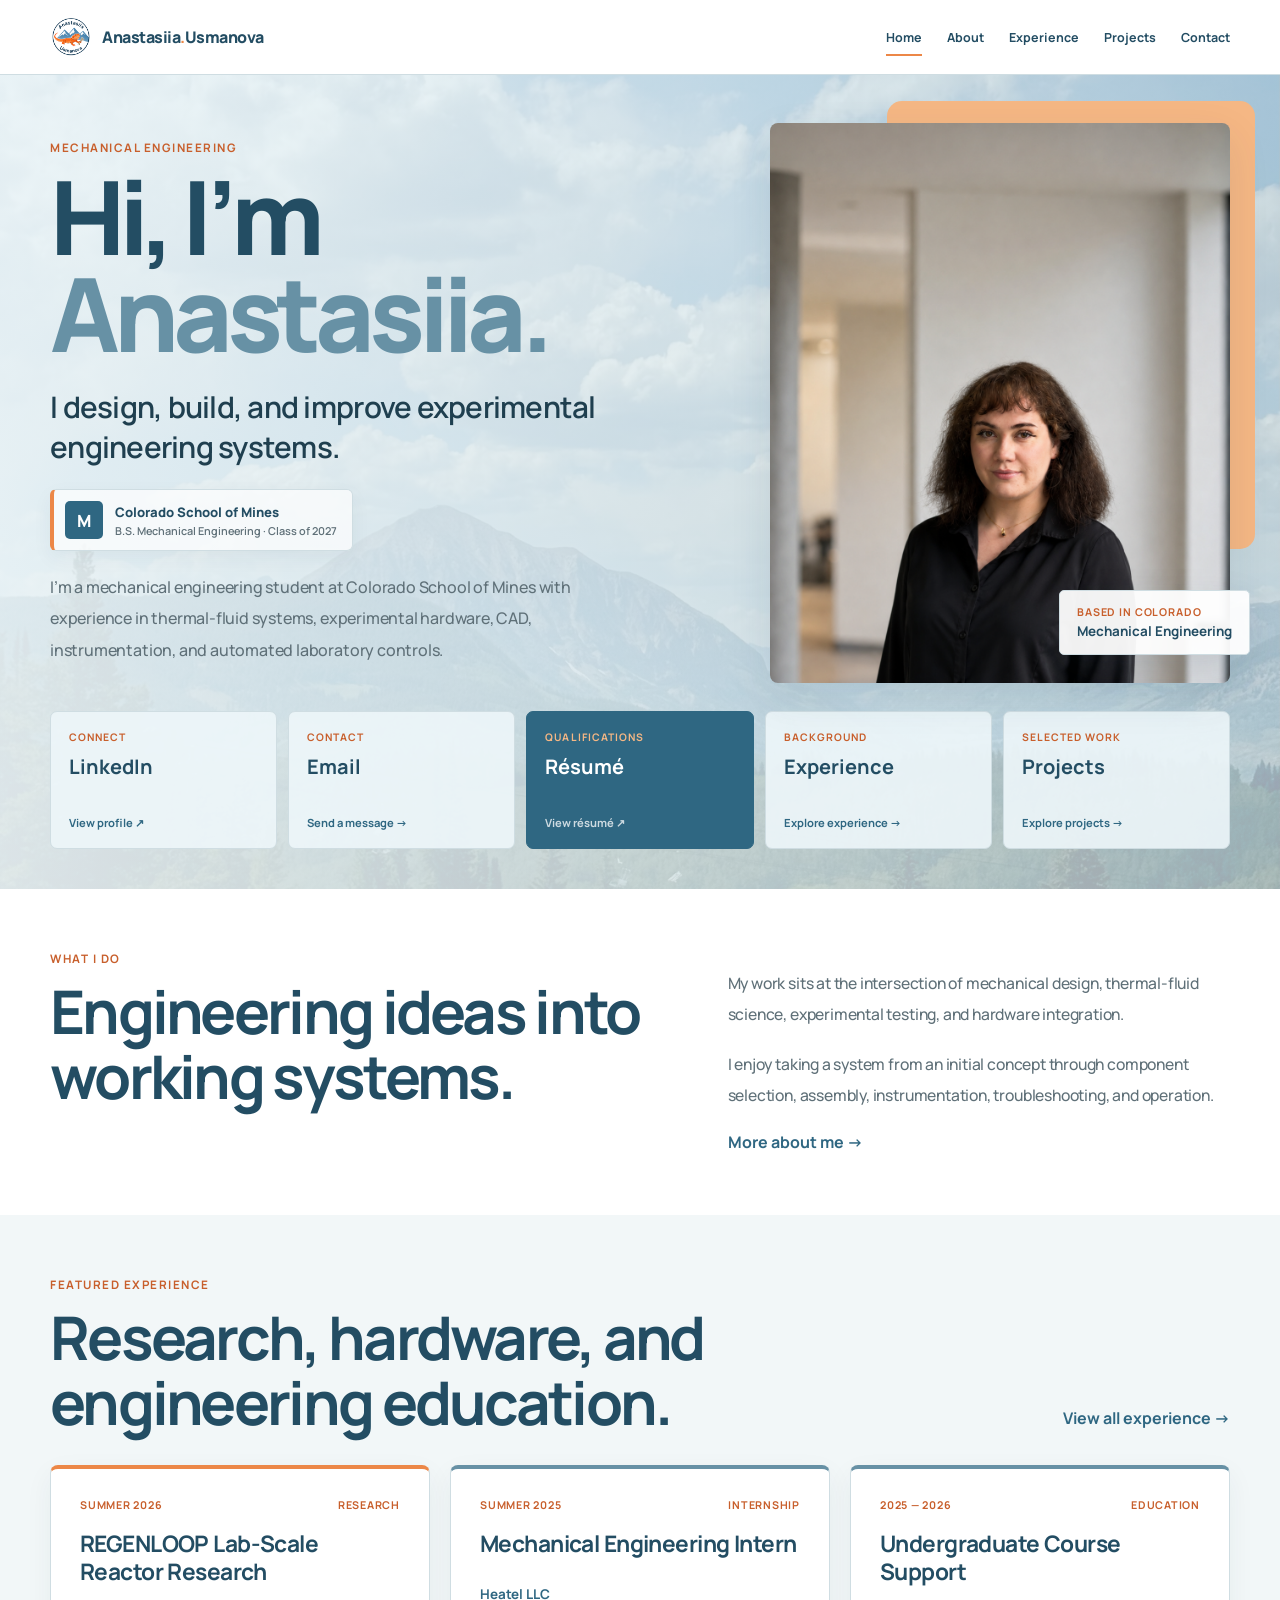
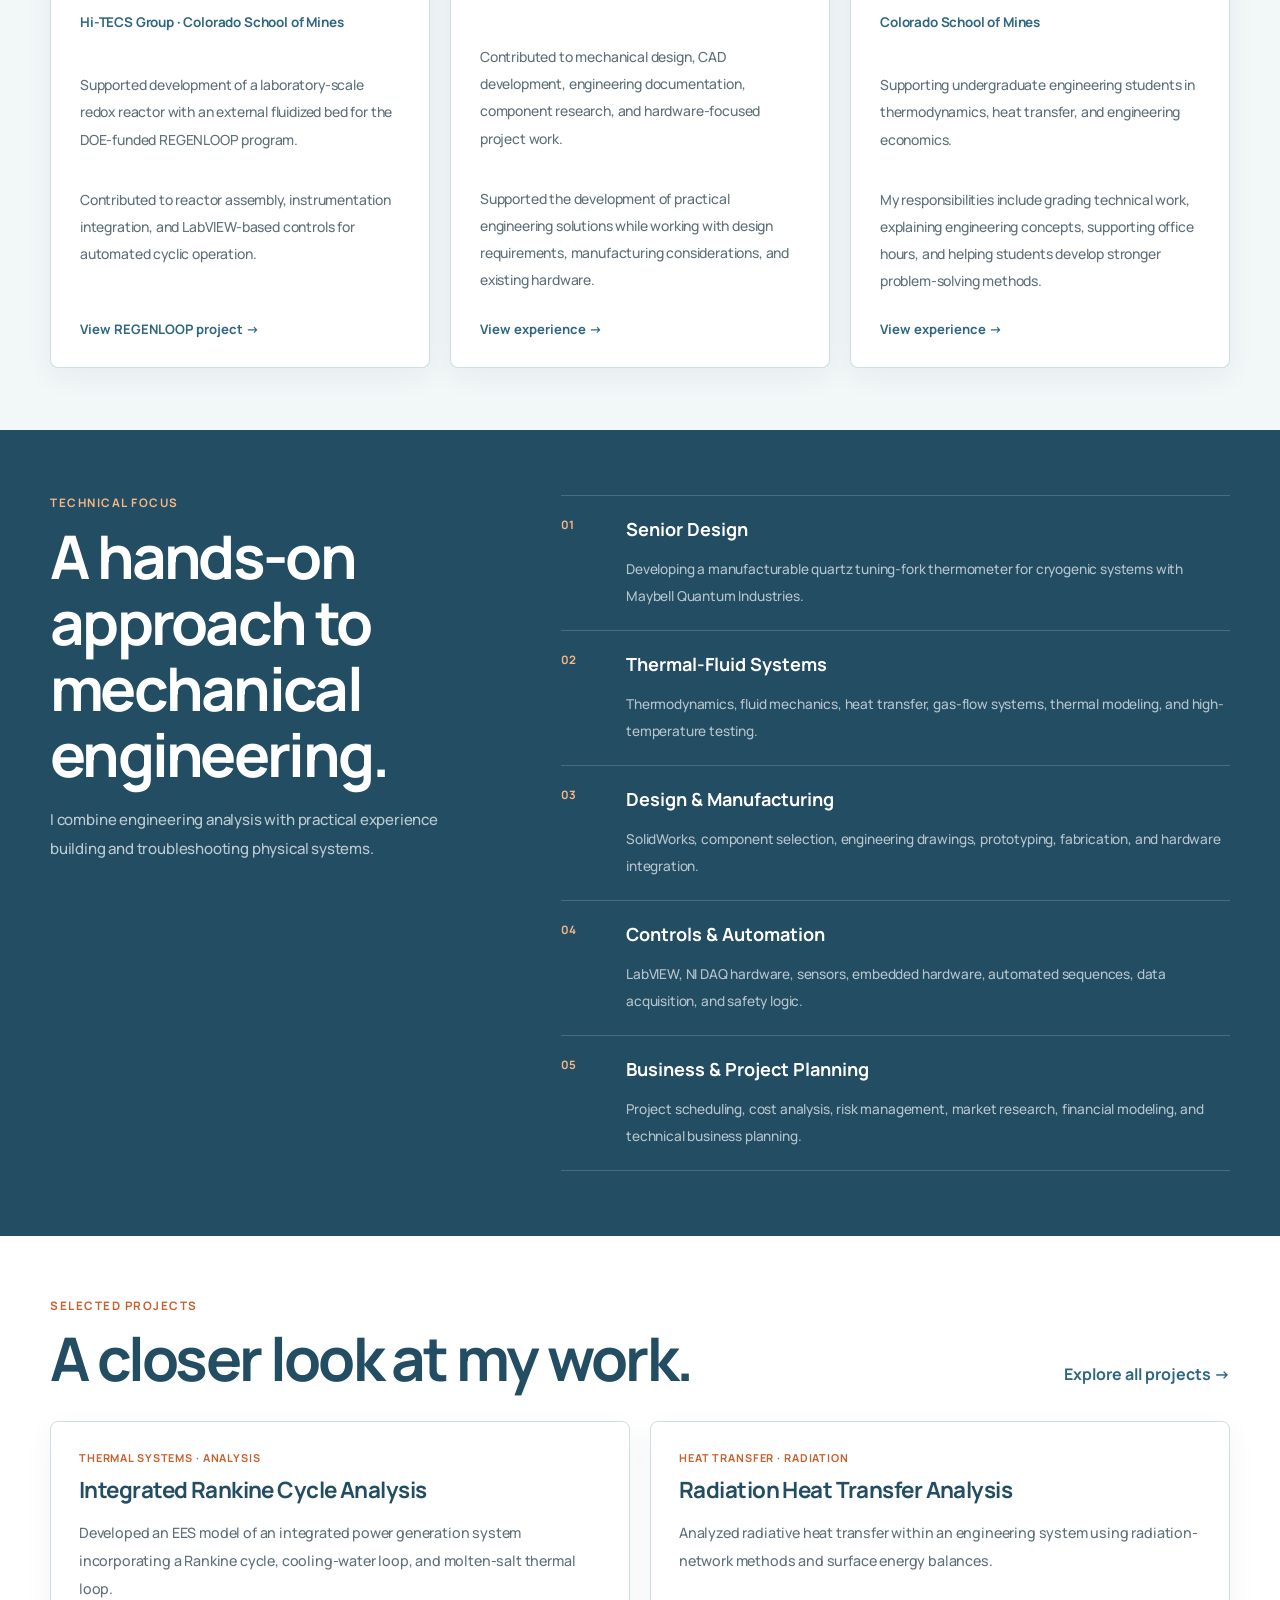
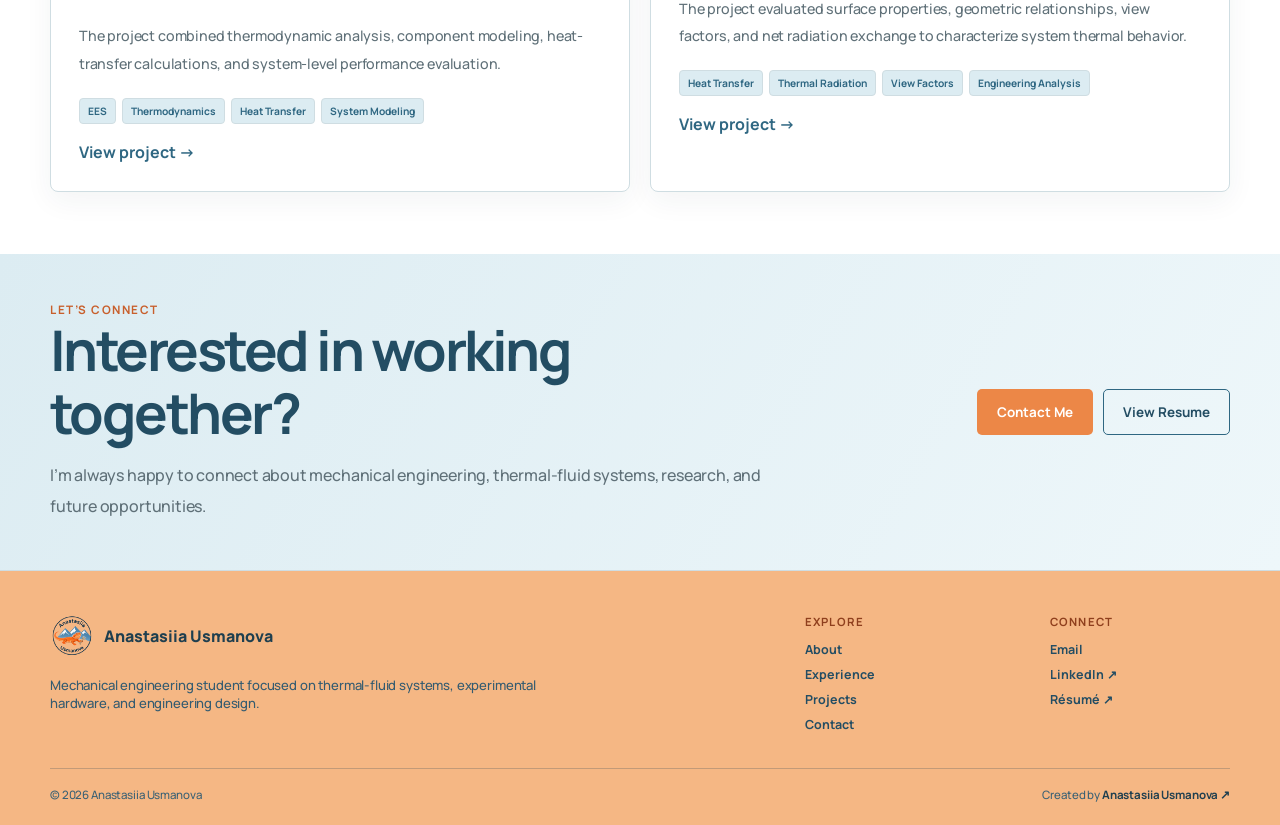
<file: index.html>
<!DOCTYPE html>
<html lang="en">

<head>

    <meta charset="UTF-8">

    <meta
        name="viewport"
        content="width=device-width, initial-scale=1.0"
    >

    <meta
        name="description"
        content="Official personal website and engineering portfolio of Anastasiia Usmanova, a mechanical engineering student and undergraduate researcher at Colorado School of Mines."
    >

    <meta
        name="google-site-verification"
        content="Ik_ZVHIcUueJR-EZcJcTOi_WifxnwxcD2C3yY7FjMq4"
    >

    <link
        rel="canonical"
        href="https://ausmanova.com/"
    >

    <link
        rel="icon"
        type="image/png"
        href="image/logo.png"
    >

    <link
        rel="stylesheet"
        href="style.css"
    >

    <title>
        Anastasiia Usmanova | Mechanical Engineering Portfolio
    </title>

    <script type="application/ld+json">
        {
            "@context": "https://schema.org",
            "@type": "Person",
            "name": "Anastasiia Usmanova",
            "url": "https://ausmanova.com/",
            "jobTitle": "Mechanical Engineering Student and Undergraduate Research Assistant",
            "affiliation": {
                "@type": "CollegeOrUniversity",
                "name": "Colorado School of Mines",
                "url": "https://www.mines.edu/"
            },
            "sameAs": [
                "https://www.linkedin.com/in/ausmanova/",
                "https://minestrialpha.org/team/"
            ],
            "knowsAbout": [
                "Mechanical Engineering",
                "Thermal-Fluid Systems",
                "Heat Transfer",
                "Experimental Hardware",
                "Mechanical Design",
                "LabVIEW",
                "Engineering Instrumentation"
            ]
        }
    </script>

</head>

<body>

    <!-- Navigation -->

    <header class="site-header">

        <nav class="navbar">

                <a class="logo" href="./">

                    <img
                        class="site-logo-image"
                        src="image/logo.png"
                        alt=""
                    >

                    <span class="site-logo-name">
                        Anastasiia<span>.</span>Usmanova
                    </span>

                </a>

            <div class="nav-links">

                <a class="active-nav-link" href="./">
                    Home
                </a>

                <a href="about/">
                    About
                </a>

                <a href="experience/">
                    Experience
                </a>

                <a href="projects/">
                    Projects
                </a>

                <a href="contact/">
                    Contact
                </a>

            </div>

        </nav>

    </header>


    <main>

        <!-- Hero -->

        <div class="hero-area">

            <!-- Hero -->

            <section class="hero">

                <div class="hero-content">

                    <p class="section-label">
                        Mechanical Engineering
                    </p>

                    <h1>
                        Hi, I’m
                        <span>Anastasiia.</span>
                    </h1>

                    <h2>
                        I design, build, and improve experimental
                        engineering systems.
                    </h2>


                    <div class="hero-university">

                        <span class="hero-university-mark">
                            M
                        </span>

                        <div>

                            <span>
                                Colorado School of Mines
                            </span>

                            <strong>
                                B.S. Mechanical Engineering · Class of 2027
                            </strong>

                        </div>

                    </div>


                    <p class="hero-description">
                        I’m a mechanical engineering student at Colorado School
                        of Mines with experience in thermal-fluid systems,
                        experimental hardware, CAD, instrumentation, and
                        automated laboratory controls.
                    </p>

                </div>


                <div class="hero-image-wrapper">

                    <div class="hero-image-decoration"></div>

                    <img
                        class="hero-image"
                        src="image/anastasiia.png"
                        alt="Anastasiia Usmanova"
                    >

                    <div class="hero-image-note">

                        <span>
                            Based in Colorado
                        </span>

                        <strong>
                            Mechanical Engineering
                        </strong>

                    </div>

                </div>

            </section>


            <!-- Primary links -->

            <section class="primary-links-section">

                <div class="section-container primary-links-grid">

                    <a
                        class="primary-link-card"
                        href="https://www.linkedin.com/in/ausmanova/"
                        target="_blank"
                        rel="noopener noreferrer"
                    >
                        <span>Connect</span>
                        <strong>LinkedIn</strong>
                        <small>View profile ↗</small>
                    </a>


                    <a
                        class="primary-link-card"
                        href="mailto:anastasiia.usmanova.eng@gmail.com"
                    >
                        <span>Contact</span>
                        <strong>Email</strong>
                        <small>Send a message →</small>
                    </a>


                    <a
                        class="primary-link-card highlighted-primary-link"
                        href="https://drive.google.com/file/d/1IAk1YIRx1ODrd-aK2GtUqN830A_kuqkT/view"
                        target="_blank"
                        rel="noopener noreferrer"
                    >
                        <span>Qualifications</span>
                        <strong>Résumé</strong>
                        <small>View résumé ↗</small>
                    </a>


                    <a
                        class="primary-link-card"
                        href="experience/"
                    >
                        <span>Background</span>
                        <strong>Experience</strong>
                        <small>Explore experience →</small>
                    </a>


                    <a
                        class="primary-link-card"
                        href="projects/"
                    >
                        <span>Selected work</span>
                        <strong>Projects</strong>
                        <small>Explore projects →</small>
                    </a>

                </div>

            </section>

        </div>




        <!-- Introduction -->

        <section class="introduction-section">

            <div class="section-container introduction-grid">

                <div>

                    <p class="section-label">
                        What I do
                    </p>

                    <h2 class="section-title">
                        Engineering ideas into working systems.
                    </h2>

                </div>


                <div class="introduction-text">

                    <p>
                        My work sits at the intersection of mechanical design,
                        thermal-fluid science, experimental testing, and
                        hardware integration.
                    </p>

                    <p>
                        I enjoy taking a system from an initial concept through
                        component selection, assembly, instrumentation,
                        troubleshooting, and operation.
                    </p>

                    <a class="text-link" href="about/">
                        More about me →
                    </a>

                </div>

            </div>

        </section>


        <!-- Featured experience -->

        <section class="experience-section">

            <div class="section-container">

                <div class="section-heading">

                    <div>

                        <p class="section-label">
                            Featured experience
                        </p>

                        <h2 class="section-title">
                            Research, hardware, and engineering education.
                        </h2>

                    </div>

                    <a class="text-link" href="experience/">
                        View all experience →
                    </a>

                </div>


                <div class="experience-grid no-image-experience-grid">

                    <!-- Research -->

                    <article class="experience-card experience-card-text">

                        <div class="experience-card-content">

                            <div class="card-meta">

                                <span>
                                    Summer 2026
                                </span>

                                <span>
                                    Research
                                </span>

                            </div>

                            <h3>
                                REGENLOOP Lab-Scale Reactor Research
                            </h3>

                            <p class="organization">
                                Hi-TECS Group · Colorado School of Mines
                            </p>

                            <p>
                                Supported development of a laboratory-scale
                                redox reactor with an external fluidized bed
                                for the DOE-funded REGENLOOP program.
                            </p>

                            <p>
                                Contributed to reactor assembly,
                                instrumentation integration, and LabVIEW-based
                                controls for automated cyclic operation.
                            </p>

                            <a
                                class="card-link"
                                href="experience/regenloop/"
                            >
                                View REGENLOOP project →
                            </a>

                        </div>

                    </article>



                    <!-- Heatel -->

                    <article class="experience-card experience-card-text">

                        <div class="experience-card-content">

                            <div class="card-meta">

                                <span>
                                    Summer 2025
                                </span>

                                <span>
                                    Internship
                                </span>

                            </div>

                            <h3>
                                Mechanical Engineering Intern
                            </h3>

                            <p class="organization">
                                Heatel LLC
                            </p>

                            <p>
                                Contributed to mechanical design, CAD
                                development, engineering documentation,
                                component research, and hardware-focused
                                project work.
                            </p>

                            <p>
                                Supported the development of practical
                                engineering solutions while working with
                                design requirements, manufacturing
                                considerations, and existing hardware.
                            </p>

                            <a
                                class="card-link"
                                href="experience/#heatel"
                            >
                                View experience →
                            </a>

                        </div>

                    </article>


                    <!-- Course support -->

                    <article class="experience-card experience-card-text">

                        <div class="experience-card-content">

                            <div class="card-meta">

                                <span>
                                    2025 — 2026
                                </span>

                                <span>
                                    Education
                                </span>

                            </div>

                            <h3>
                                Undergraduate Course Support
                            </h3>

                            <p class="organization">
                                Colorado School of Mines
                            </p>

                            <p>
                                Supporting undergraduate engineering students
                                in thermodynamics, heat transfer, and
                                engineering economics.
                            </p>

                            <p>
                                My responsibilities include grading technical
                                work, explaining engineering concepts,
                                supporting office hours, and helping students
                                develop stronger problem-solving methods.
                            </p>

                            <a
                                class="card-link"
                                href="experience/#education"
                            >
                                View experience →
                            </a>

                        </div>

                    </article>

                </div>

            </div>

        </section>


        <!-- Skills -->

        <section class="skills-section">

            <div class="section-container skills-layout">

                <div class="skills-introduction">

                    <p class="section-label light-label">
                        Technical focus
                    </p>

                    <h2>
                        A hands-on approach to mechanical engineering.
                    </h2>

                    <p>
                        I combine engineering analysis with practical
                        experience building and troubleshooting physical
                        systems.
                    </p>

                </div>


                <div class="skills-grid">

                    <!-- Senior Design -->

                    <div class="skill-item">

                        <span>
                            01
                        </span>

                        <div>

                            <h3>
                                <a href="projects/seniordesign/">
                                    Senior Design
                                </a>
                            </h3>

                            <p>
                                Developing a manufacturable quartz tuning-fork
                                thermometer for cryogenic systems with Maybell
                                Quantum Industries.
                            </p>

                        </div>

                    </div>


                    <!-- Thermal-Fluid -->

                    <div class="skill-item">

                        <span>
                            02
                        </span>

                        <div>

                            <h3>
                                <a href="projects/#thermal-fluid">
                                    Thermal-Fluid Systems
                                </a>
                            </h3>

                            <p>
                                Thermodynamics, fluid mechanics, heat transfer,
                                gas-flow systems, thermal modeling, and
                                high-temperature testing.
                            </p>

                        </div>

                    </div>


                    <!-- Design and Manufacturing -->

                    <div class="skill-item">

                        <span>
                            03
                        </span>

                        <div>

                            <h3>
                                <a href="projects/#design">
                                    Design & Manufacturing
                                </a>
                            </h3>

                            <p>
                                SolidWorks, component selection, engineering
                                drawings, prototyping, fabrication, and hardware
                                integration.
                            </p>

                        </div>

                    </div>


                    <!-- Controls and Automation -->

                    <div class="skill-item">

                        <span>
                            04
                        </span>

                        <div>

                            <h3>
                                <a href="projects/#automation">
                                    Controls & Automation
                                </a>
                            </h3>

                            <p>
                                LabVIEW, NI DAQ hardware, sensors, embedded
                                hardware, automated sequences, data acquisition,
                                and safety logic.
                            </p>

                        </div>

                    </div>


                    <!-- Business and Planning -->

                    <div class="skill-item">

                        <span>
                            05
                        </span>

                        <div>

                            <h3>
                                <a href="projects/#business">
                                    Business & Project Planning
                                </a>
                            </h3>

                            <p>
                                Project scheduling, cost analysis, risk management,
                                market research, financial modeling, and technical
                                business planning.
                            </p>

                        </div>

                    </div>

                </div>

            </div>

        </section>


        <!-- Featured projects -->

        <section class="projects-section">

            <div class="section-container">

                <div class="section-heading">

                    <div>

                        <p class="section-label">
                            Selected projects
                        </p>

                        <h2 class="section-title">
                            A closer look at my work.
                        </h2>

                    </div>

                    <a class="text-link" href="projects/">
                        Explore all projects →
                    </a>

                </div>


                <div class="projects-grid">

                    <!-- Rankine cycle -->

                    <article class="project-card">

                        <div class="project-content">

                            <p class="project-category">
                                Thermal Systems · Analysis
                            </p>

                            <h3>
                                Integrated Rankine Cycle Analysis
                            </h3>

                            <p>
                                Developed an EES model of an integrated power
                                generation system incorporating a Rankine
                                cycle, cooling-water loop, and molten-salt
                                thermal loop.
                            </p>

                            <p>
                                The project combined thermodynamic analysis,
                                component modeling, heat-transfer
                                calculations, and system-level performance
                                evaluation.
                            </p>

                            <div class="project-tags">

                                <span>
                                    EES
                                </span>

                                <span>
                                    Thermodynamics
                                </span>

                                <span>
                                    Heat Transfer
                                </span>

                                <span>
                                    System Modeling
                                </span>

                            </div>

                            <a
                                class="card-link"
                                href="projects/#thermal-fluid"
                            >
                                View project →
                            </a>

                        </div>

                    </article>

                    <!-- Radiation heat transfer -->

<article class="project-card">

    <div class="project-content">

        <p class="project-category">
            Heat Transfer · Radiation
        </p>

        <h3>
            Radiation Heat Transfer Analysis
        </h3>

        <p>
            Analyzed radiative heat transfer within an engineering system
            using radiation-network methods and surface energy balances.
        </p>

        <p>
            The project evaluated surface properties, geometric relationships,
            view factors, and net radiation exchange to characterize system
            thermal behavior.
        </p>

        <div class="project-tags">

            <span>
                Heat Transfer
            </span>

            <span>
                Thermal Radiation
            </span>

            <span>
                View Factors
            </span>

            <span>
                Engineering Analysis
            </span>

        </div>

        <a
            class="card-link"
            href="projects/#radiation"
        >
            View project →
        </a>
  


    </div>

</article>

                </div>

            </div>

        </section>


        <!-- Contact -->

        <section class="contact-cta">

            <div class="section-container contact-cta-content">

                <div>

                    <p class="section-label">
                        Let’s connect
                    </p>

                    <h2>
                        Interested in working together?
                    </h2>

                    <p>
                        I’m always happy to connect about mechanical
                        engineering, thermal-fluid systems, research,
                        and future opportunities.
                    </p>

                </div>


                <div class="contact-cta-buttons">

                    <a
                        class="button primary-button"
                        href="contact/"
                    >
                        Contact Me
                    </a>

                    <a
                        class="button secondary-button"
                        href="https://drive.google.com/file/d/1IAk1YIRx1ODrd-aK2GtUqN830A_kuqkT/view"
                        target="_blank"
                        rel="noopener noreferrer"
                    >
                        View Resume
                    </a>

                </div>

            </div>

        </section>

    </main>


    <!-- Footer -->

    <footer>

        <div class="footer-content">

            <div>

                <a class="footer-logo" href="./">
                    <img src="image/logo.png" alt="">
                    <span>Anastasiia Usmanova</span>
                </a>

                <p>
                    Mechanical engineering student focused on thermal-fluid
                    systems, experimental hardware, and engineering design.
                </p>

            </div>


            <div class="footer-column">

                <h3>
                    Explore
                </h3>

                <a href="about/">
                    About
                </a>

                <a href="experience/">
                    Experience
                </a>

                <a href="projects/">
                    Projects
                </a>

                <a href="contact/">
                    Contact
                </a>

            </div>


            <div class="footer-column">

                <h3>
                    Connect
                </h3>

                <a href="mailto:anastasiia.usmanova.eng@gmail.com">
                    Email
                </a>

                <a
                    href="https://www.linkedin.com/in/ausmanova/"
                    target="_blank"
                    rel="noopener noreferrer"
                >
                    LinkedIn ↗
                </a>

                <a
                    href="https://drive.google.com/file/d/1IAk1YIRx1ODrd-aK2GtUqN830A_kuqkT/view"
                    target="_blank"
                    rel="noopener noreferrer"
                >
                    Résumé ↗
                </a>

            </div>

        </div>


        <div class="footer-bottom">

            <p>
                © 2026 Anastasiia Usmanova
            </p>

            <p>
                Created by
                <a
                    href="https://www.linkedin.com/in/ausmanova/"
                    target="_blank"
                    rel="noopener noreferrer"
                >
                    Anastasiia Usmanova ↗
                </a>
            </p>

        </div>

    </footer>

</body>

</html>
</file>
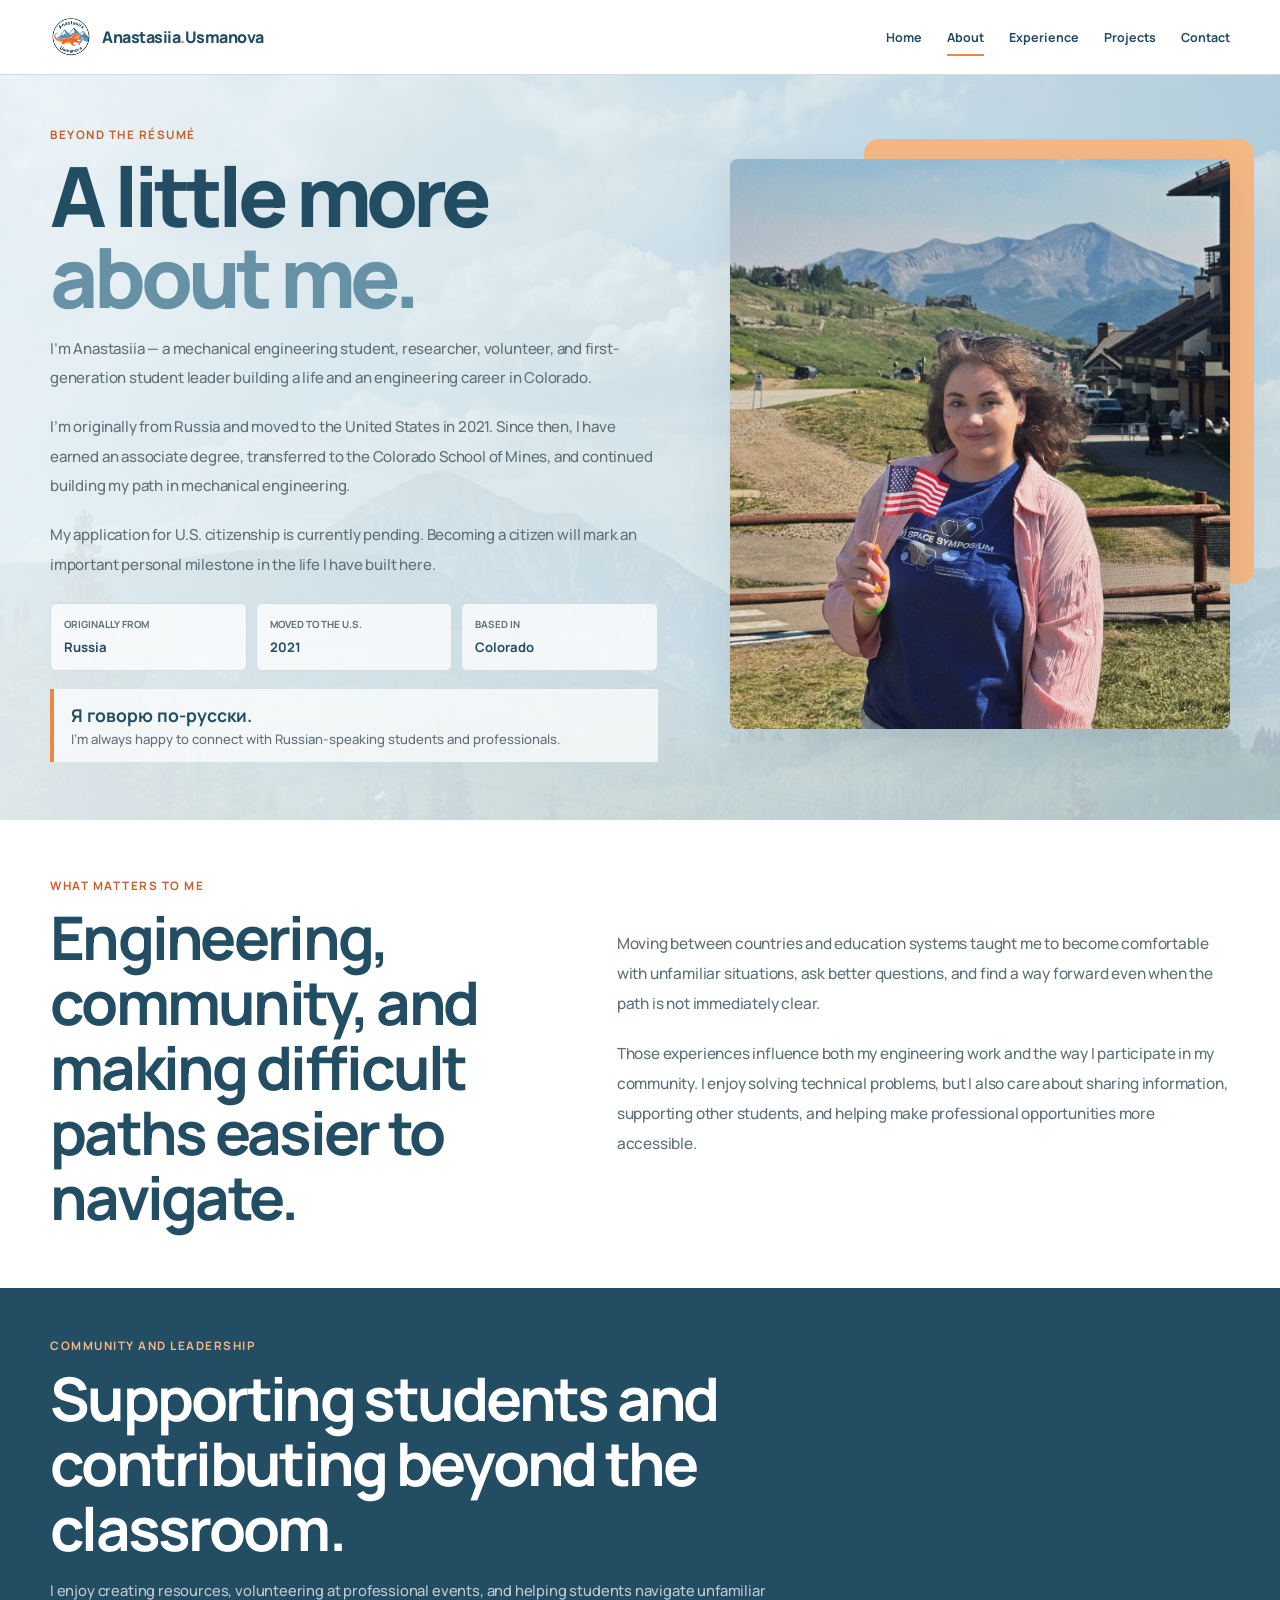
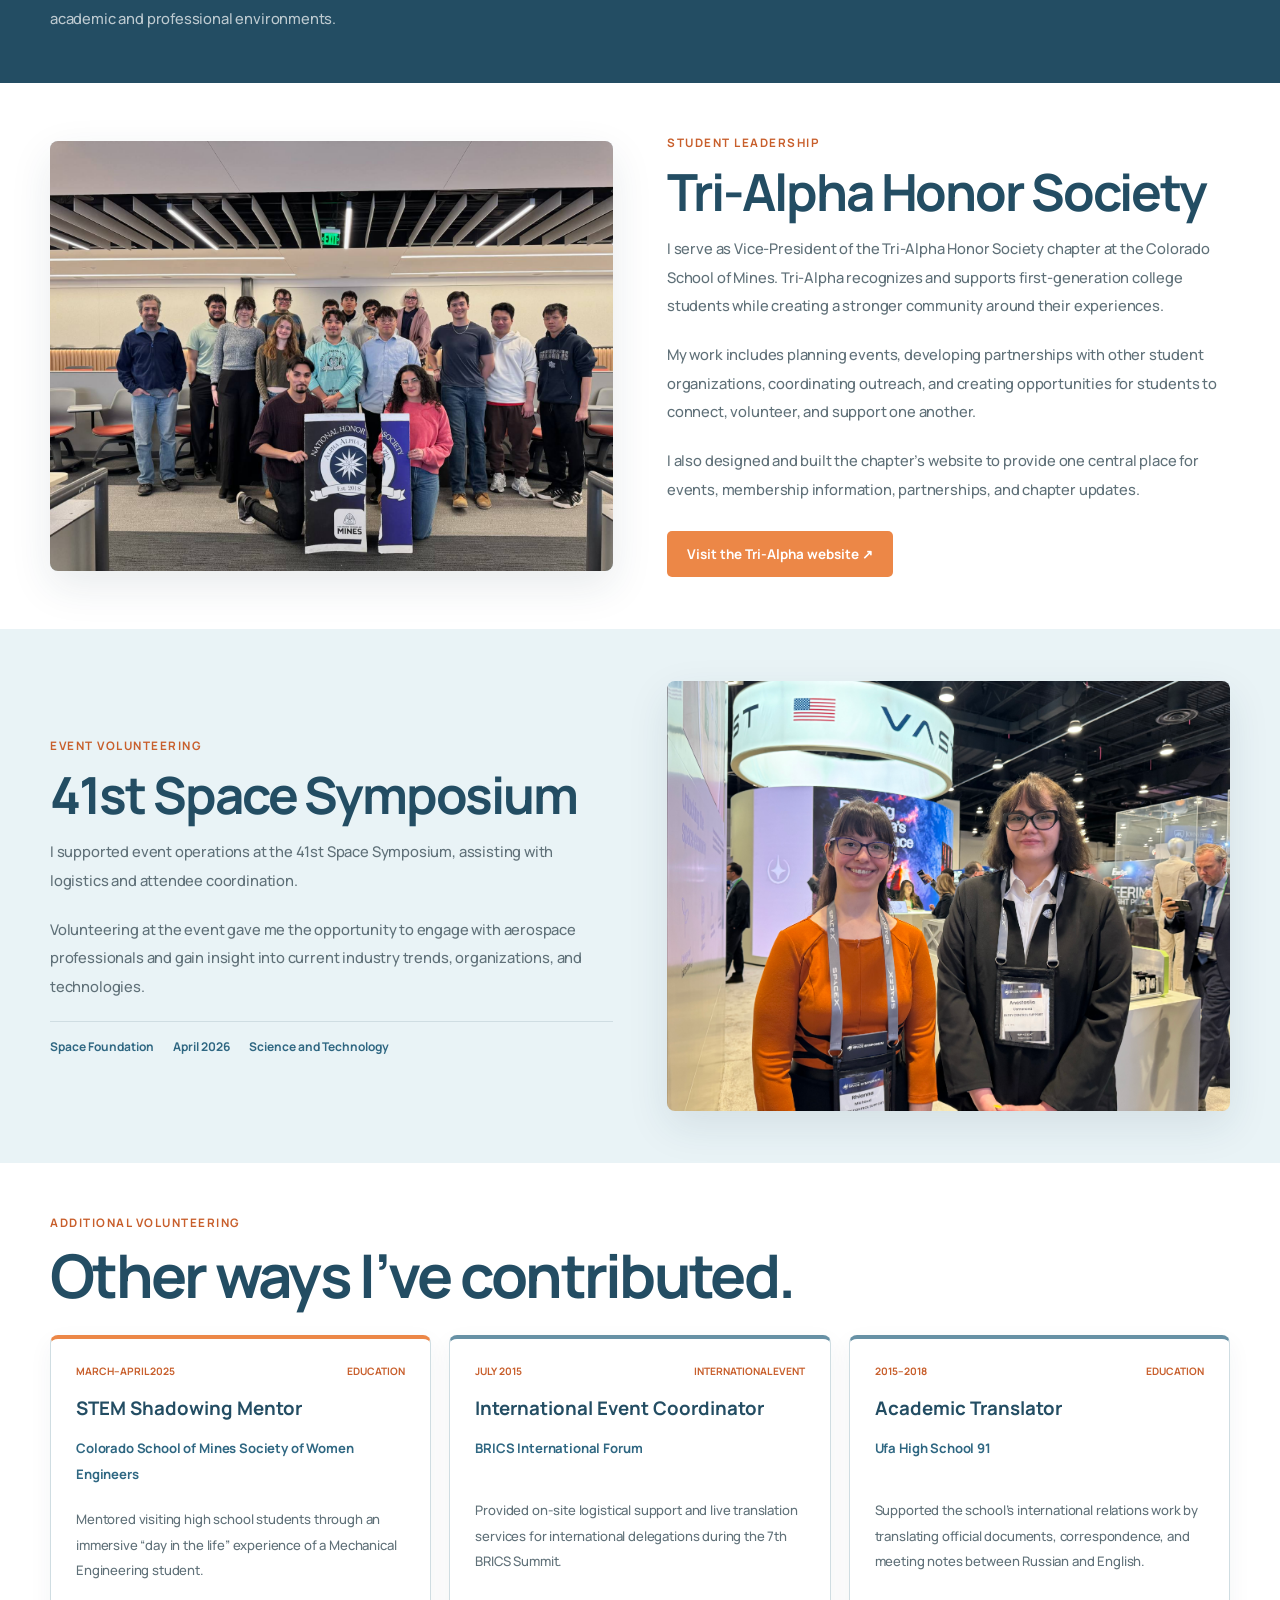
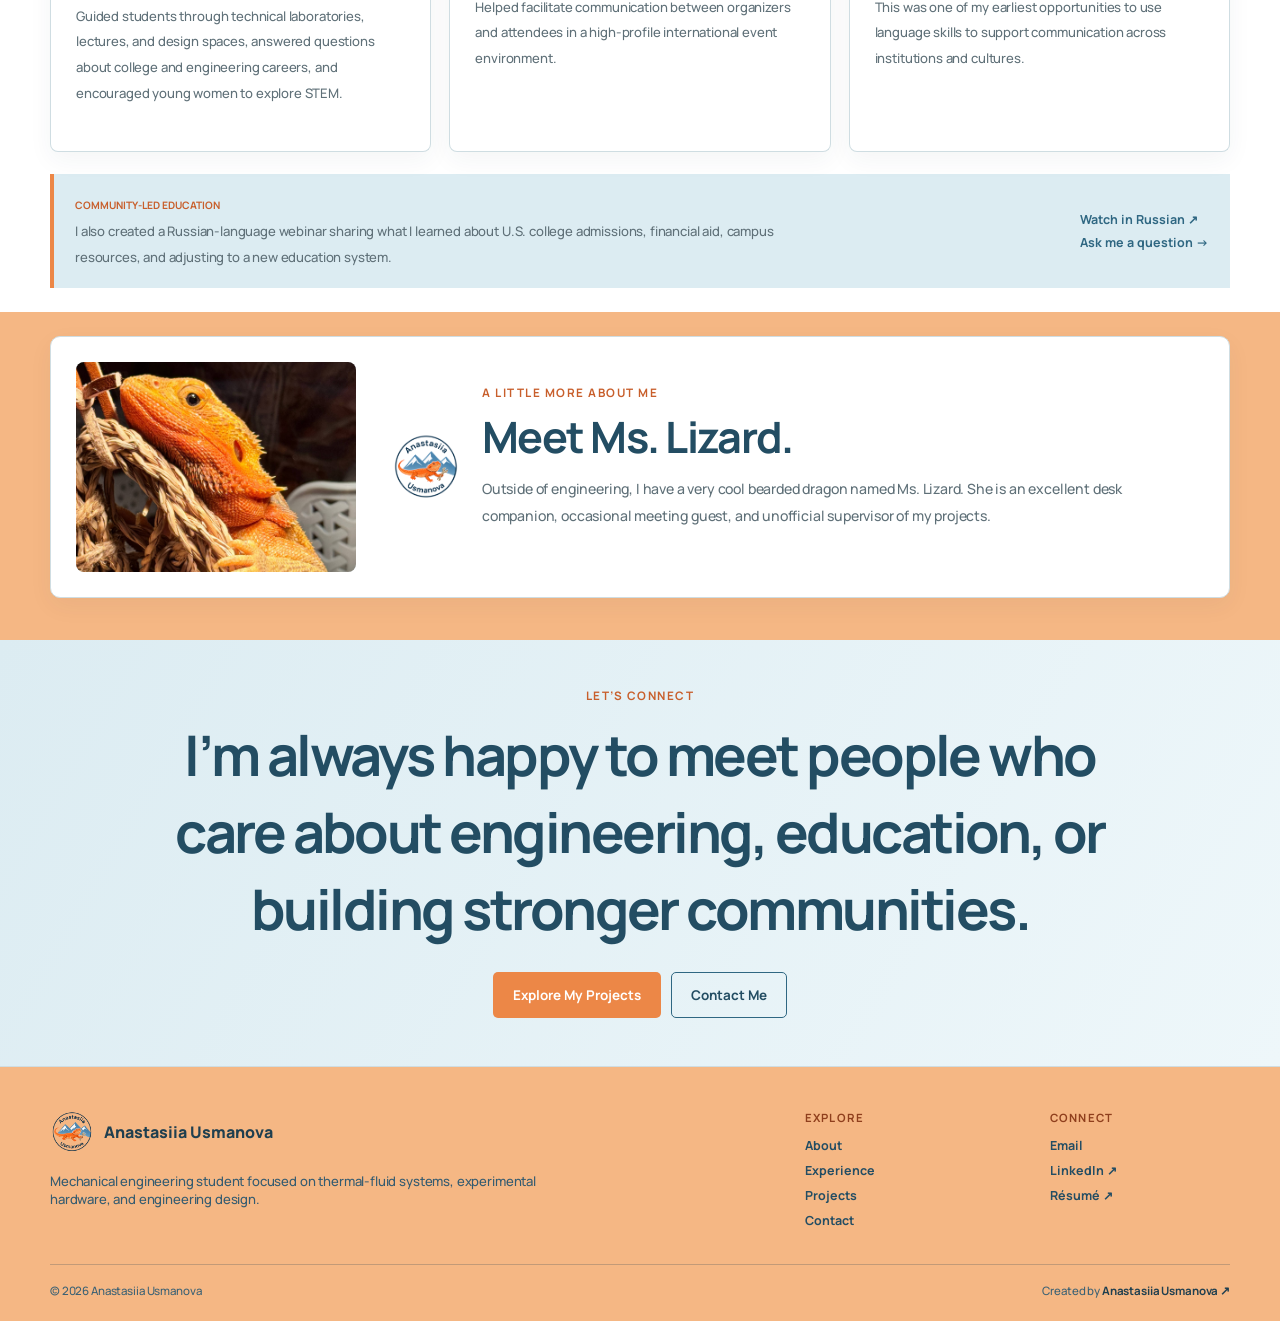
<file: about/index.html>
<!DOCTYPE html>
<html lang="en">

<head>
    <link
    rel="icon"
    type="image/png"
    href="../image/logo.png"
    >

    <meta charset="UTF-8">

    <meta
        name="viewport"
        content="width=device-width, initial-scale=1.0"
    >

    <meta
        name="description"
        content="Learn more about Anastasiia Usmanova, a mechanical engineering student, researcher, volunteer, and first-generation student leader at Colorado School of Mines."
    >

    <title>About Me | Anastasiia Usmanova</title>

    <link rel="stylesheet" href="../style.css">

    <meta
    name="robots"
    content="index, follow, max-image-preview:large, max-snippet:-1"
    >

    <link
    rel="canonical"
    href="https://ausmanova.com/about/"
    >

</head>


<body>

    <!-- Navigation -->

    <header class="site-header">

        <nav class="navbar">

                <a class="logo" href="../">

                    <img
                        class="site-logo-image"
                        src="../image/logo.png"
                        alt=""
                    >

                    <span class="site-logo-name">
                        Anastasiia<span>.</span>Usmanova
                    </span>

                </a>

            <div class="nav-links">

                <a href="../">
                    Home
                </a>

                <a class="active-nav-link" href="./">
                    About
                </a>

                <a href="../experience/">
                    Experience
                </a>

                <a href="../projects/">
                    Projects
                </a>

                <a href="../contact/">
                    Contact
                </a>

            </div>

        </nav>

    </header>


    <main>

        <!-- Hero -->

        <section class="about-hero">

            <div class="section-container about-hero-grid">

                <div class="about-hero-content">

                    <p class="section-label">
                        Beyond the résumé
                    </p>

                    <h1>
                        A little more
                        <span>about me.</span>
                    </h1>

                    <p class="about-introduction">
                        I’m Anastasiia — a mechanical engineering student,
                        researcher, volunteer, and first-generation student
                        leader building a life and an engineering career
                        in Colorado.
                    </p>

                    <p>
                        I’m originally from Russia and moved to the United
                        States in 2021. Since then, I have earned an associate
                        degree, transferred to the Colorado School of Mines,
                        and continued building my path in mechanical
                        engineering.
                    </p>

                    <p>
                        My application for U.S. citizenship is currently
                        pending. Becoming a citizen will mark an important
                        personal milestone in the life I have built here.
                    </p>

                    <div class="about-facts">

                        <div class="about-fact">

                            <span>
                                Originally from
                            </span>

                            <strong>
                                Russia
                            </strong>

                        </div>

                        <div class="about-fact">

                            <span>
                                Moved to the U.S.
                            </span>

                            <strong>
                                2021
                            </strong>

                        </div>

                        <div class="about-fact">

                            <span>
                                Based in
                            </span>

                            <strong>
                                Colorado
                            </strong>

                        </div>

                    </div>

                    <div class="russian-message">

                        <strong>
                            Я говорю по-русски.
                        </strong>

                        <span>
                            I’m always happy to connect with
                            Russian-speaking students and professionals.
                        </span>

                    </div>

                </div>


                <div class="about-hero-image-wrapper">

                    <div class="about-hero-decoration"></div>

                    <img
                        class="about-hero-image"
                        src="../image/Anastasiia.jpg"
                        alt="Anastasiia Usmanova in Colorado"
                    >

                </div>

            </div>

        </section>


        <!-- Values -->

        <section class="about-values">

            <div class="section-container about-values-grid">

                <div>

                    <p class="section-label">
                        What matters to me
                    </p>

                    <h2 class="section-title">
                        Engineering, community, and making difficult
                        paths easier to navigate.
                    </h2>

                </div>


                <div class="about-values-text">

                    <p>
                        Moving between countries and education systems taught
                        me to become comfortable with unfamiliar situations,
                        ask better questions, and find a way forward even when
                        the path is not immediately clear.
                    </p>

                    <p>
                        Those experiences influence both my engineering work
                        and the way I participate in my community. I enjoy
                        solving technical problems, but I also care about
                        sharing information, supporting other students, and
                        helping make professional opportunities more
                        accessible.
                    </p>

                </div>

            </div>

        </section>


        <!-- Community introduction -->

        <section class="about-community-heading">

            <div class="section-container">

                <p class="section-label">
                    Community and leadership
                </p>

                <h2>
                    Supporting students and contributing
                    beyond the classroom.
                </h2>

                <p>
                    I enjoy creating resources, volunteering at professional
                    events, and helping students navigate unfamiliar
                    academic and professional environments.
                </p>

            </div>

        </section>


        <!-- Tri-Alpha -->

        <section class="about-section tri-alpha-section">

            <div class="section-container about-section-grid">

                <div class="about-photo">

                    <img
                        src="../image/trialpha.jpg"
                        alt="Tri-Alpha Honor Society at Colorado School of Mines"
                    >

                </div>


                <div class="about-section-content">

                    <p class="section-label">
                        Student leadership
                    </p>

                    <h2>
                        Tri-Alpha Honor Society
                    </h2>

                    <p>
                        I serve as Vice-President of the Tri-Alpha Honor
                        Society chapter at the Colorado School of Mines.
                        Tri-Alpha recognizes and supports first-generation
                        college students while creating a stronger community
                        around their experiences.
                    </p>

                    <p>
                        My work includes planning events, developing
                        partnerships with other student organizations,
                        coordinating outreach, and creating opportunities
                        for students to connect, volunteer, and support
                        one another.
                    </p>

                    <p>
                        I also designed and built the chapter’s website to
                        provide one central place for events, membership
                        information, partnerships, and chapter updates.
                    </p>

                    <a
                        class="button primary-button"
                        href="https://minestrialpha.org/"
                        target="_blank"
                        rel="noopener noreferrer"
                    >
                        Visit the Tri-Alpha website ↗
                    </a>

                </div>

            </div>

        </section>


        <!-- Space Symposium -->

        <section class="about-section alternate-section">

            <div class="section-container about-section-grid">

                <div class="about-section-content">

                    <p class="section-label">
                        Event volunteering
                    </p>

                    <h2>
                        41st Space Symposium
                    </h2>

                    <p>
                        I supported event operations at the 41st Space
                        Symposium, assisting with logistics and attendee
                        coordination.
                    </p>

                    <p>
                        Volunteering at the event gave me the opportunity
                        to engage with aerospace professionals and gain
                        insight into current industry trends, organizations,
                        and technologies.
                    </p>

                    <div class="experience-detail-row">

                        <span>
                            Space Foundation
                        </span>

                        <span>
                            April 2026
                        </span>

                        <span>
                            Science and Technology
                        </span>

                    </div>

                </div>


                <div class="about-photo space-photo">

                    <img
                        src="../image/volunteer.JPG"
                        alt="Anastasiia Usmanova volunteering at the 41st Space Symposium"
                    >

                </div>

            </div>

        </section>


        <!-- Additional volunteering -->

        <section class="volunteer-section">

            <div class="section-container">

                <div class="volunteer-heading">

                    <p class="section-label">
                        Additional volunteering
                    </p>

                    <h2 class="section-title">
                        Other ways I’ve contributed.
                    </h2>

                </div>


                <div class="volunteer-grid">

                    <!-- SWE -->

                    <article class="volunteer-card">

                        <div class="volunteer-card-meta">

                            <span>
                                March–April 2025
                            </span>

                            <span>
                                Education
                            </span>

                        </div>

                        <h3>
                            STEM Shadowing Mentor
                        </h3>

                        <p class="volunteer-organization">
                            Colorado School of Mines Society of Women
                            Engineers
                        </p>

                        <p>
                            Mentored visiting high school students through
                            an immersive “day in the life” experience of a
                            Mechanical Engineering student.
                        </p>

                        <p>
                            Guided students through technical laboratories,
                            lectures, and design spaces, answered questions
                            about college and engineering careers, and
                            encouraged young women to explore STEM.
                        </p>

                    </article>


                    <!-- BRICS -->

                    <article class="volunteer-card">

                        <div class="volunteer-card-meta">

                            <span>
                                July 2015
                            </span>

                            <span>
                                International event
                            </span>

                        </div>

                        <h3>
                            International Event Coordinator
                        </h3>

                        <p class="volunteer-organization">
                            BRICS International Forum
                        </p>

                        <p>
                            Provided on-site logistical support and live
                            translation services for international
                            delegations during the 7th BRICS Summit.
                        </p>

                        <p>
                            Helped facilitate communication between
                            organizers and attendees in a high-profile
                            international event environment.
                        </p>

                    </article>


                    <!-- Translation -->

                    <article class="volunteer-card">

                        <div class="volunteer-card-meta">

                            <span>
                                2015–2018
                            </span>

                            <span>
                                Education
                            </span>

                        </div>

                        <h3>
                            Academic Translator
                        </h3>

                        <p class="volunteer-organization">
                            Ufa High School 91
                        </p>

                        <p>
                            Supported the school’s international relations
                            work by translating official documents,
                            correspondence, and meeting notes between
                            Russian and English.
                        </p>

                        <p>
                            This was one of my earliest opportunities to use
                            language skills to support communication across
                            institutions and cultures.
                        </p>

                    </article>

                </div>


                <!-- Webinar -->

                <div class="webinar-strip">

                    <div>

                        <span class="webinar-strip-label">
                            Community-led education
                        </span>

                        <p>
                            I also created a Russian-language webinar sharing
                            what I learned about U.S. college admissions,
                            financial aid, campus resources, and adjusting
                            to a new education system.
                        </p>

                    </div>


                    <div class="webinar-strip-links">

                        <a
                            class="text-link"
                            href="https://youtu.be/OLZ3vFtCB9Q"
                            target="_blank"
                            rel="noopener noreferrer"
                        >
                            Watch in Russian ↗
                        </a>

                        <a
                            class="text-link"
                            href="mailto:anastasiia.usmanova.eng@gmail.com?subject=Question%20about%20U.S.%20college%20applications"
                        >
                            Ask me a question →
                        </a>

                    </div>

                </div>

            </div>

        </section>

<!-- Ms. Lizard -->

<section class="lizard-section">

    <div class="section-container">

        <article class="lizard-card">

            <div class="lizard-image-wrapper">

                <img
                    class="lizard-image"
                    src="../image/lizard.jpg"
                    alt="Ms. Lizard, Anastasiia's bearded dragon"
                >

            </div>


            <div class="lizard-content">

                <img
                    class="lizard-mini-logo"
                    src="../image/logo.png"
                    alt=""
                >

                <div>

                    <p class="section-label">
                        A little more about me
                    </p>

                    <h2>
                        Meet Ms. Lizard.
                    </h2>

                    <p>
                        Outside of engineering, I have a very cool
                        bearded dragon named Ms. Lizard. She is an
                        excellent desk companion, occasional meeting
                        guest, and unofficial supervisor of my projects.
                    </p>

                </div>

            </div>

        </article>

    </div>

</section>
        <!-- Closing -->

        <section class="about-closing">

            <div class="section-container about-closing-content">

                <p class="section-label">
                    Let’s connect
                </p>

                <h2>
                    I’m always happy to meet people who care about
                    engineering, education, or building stronger
                    communities.
                </h2>

                <div class="about-closing-buttons">

                    <a
                        class="button primary-button"
                        href="../projects/"
                    >
                        Explore My Projects
                    </a>

                    <a
                        class="button secondary-button"
                        href="../contact/"
                    >
                        Contact Me
                    </a>

                </div>

            </div>

        </section>

    </main>


    <!-- Footer -->

    <footer>

        <div class="footer-content">

            <div>

                <a class="footer-logo" href="../">
                    <img src="../image/logo.png" alt="">
                    <span>Anastasiia Usmanova</span>
                </a>

                <p>
                    Mechanical engineering student focused on thermal-fluid
                    systems, experimental hardware, and engineering design.
                </p>

            </div>


            <div class="footer-column">

                <h3>
                    Explore
                </h3>

                <a href="./">
                    About
                </a>

                <a href="../experience/">
                    Experience
                </a>

                <a href="../projects/">
                    Projects
                </a>

                <a href="../contact/">
                    Contact
                </a>

            </div>


            <div class="footer-column">

                <h3>
                    Connect
                </h3>

                <a href="mailto:anastasiia.usmanova.eng@gmail.com">
                    Email
                </a>

                <a
                    href="https://www.linkedin.com/in/ausmanova/"
                    target="_blank"
                    rel="noopener noreferrer"
                >
                    LinkedIn ↗
                </a>

                <a
                    href="https://drive.google.com/file/d/1IAk1YIRx1ODrd-aK2GtUqN830A_kuqkT/view"
                    target="_blank"
                    rel="noopener noreferrer"
                >
                    Résumé ↗
                </a>

            </div>

        </div>


        <div class="footer-bottom">

            <p>
                © 2026 Anastasiia Usmanova
            </p>

            <p>
                Created by
                <a
                    href="https://www.linkedin.com/in/ausmanova/"
                    target="_blank"
                    rel="noopener noreferrer"
                >
                    Anastasiia Usmanova ↗
                </a>
            </p>

        </div>

    </footer>

</body>

</html>
</file>
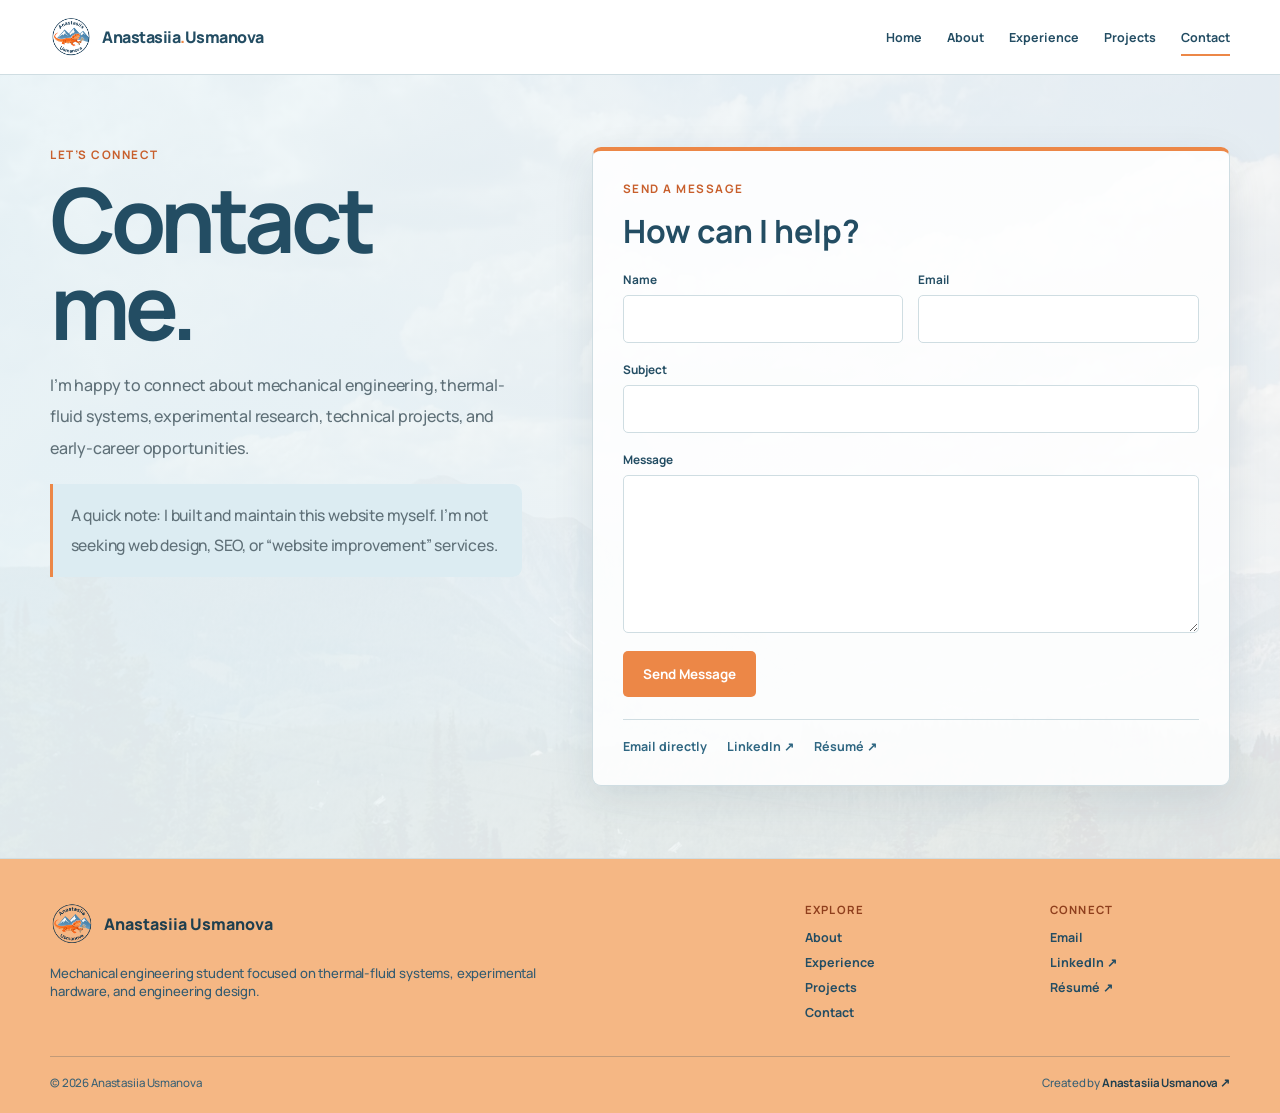
<file: contact/index.html>
<!DOCTYPE html>
<html lang="en">

<head>

    <meta charset="UTF-8">

    <meta
        name="viewport"
        content="width=device-width, initial-scale=1.0"
    >

    <link
        rel="icon"
        type="image/png"
        href="../image/logo.png"
    >

    <link
        rel="stylesheet"
        href="../style.css"
    >

    <title>
        Contact | Anastasiia Usmanova
    </title>

    <meta
    name="robots"
    content="index, follow, max-image-preview:large, max-snippet:-1"
    >


</head>


<body>

    <!-- Navigation -->

    <header class="site-header">

        <nav
            class="navbar"
            aria-label="Main navigation"
        >

            <a
                class="logo"
                href="../"
            >

                <img
                    class="site-logo-image"
                    src="../image/logo.png"
                    alt=""
                >

                <span class="site-logo-name">
                    Anastasiia<span>.</span>Usmanova
                </span>

            </a>


            <div class="nav-links">

                <a href="../">
                    Home
                </a>

                <a href="../about/">
                    About
                </a>

                <a href="../experience/">
                    Experience
                </a>

                <a href="../projects/">
                    Projects
                </a>

                <a
                    class="active-nav-link"
                    href="./"
                >
                    Contact
                </a>

            </div>

        </nav>

    </header>


    <main>

        <!-- Contact -->

        <section class="contact-page">

            <div class="section-container contact-page-grid">

                <div class="contact-page-introduction">

                    <p class="section-label">
                        Let’s connect
                    </p>

                    <h1>
                        Contact me.
                    </h1>

                    <p>
                        I’m happy to connect about mechanical engineering,
                        thermal-fluid systems, experimental research,
                        technical projects, and early-career opportunities.
                    </p>

                    <p class="contact-note">
                        A quick note: I built and maintain this website myself.
                        I’m not seeking web design, SEO, or “website improvement”
                        services.
                    </p>

                </div>


                <div class="contact-panel">

                    <!-- Contact form -->

                    <form
                        class="contact-form"
                        id="contact-form"
                        onsubmit="submitContactForm(event)"
                    >

                        <div class="contact-form-heading">

                            <p class="section-label">
                                Send a message
                            </p>

                            <h2>
                                How can I help?
                            </h2>

                        </div>


                        <div class="contact-form-row">

                            <label>

                                <span>
                                    Name
                                </span>

                                <input
                                    type="text"
                                    name="name"
                                    autocomplete="name"
                                    required
                                >

                            </label>


                            <label>

                                <span>
                                    Email
                                </span>

                                <input
                                    type="email"
                                    name="email"
                                    autocomplete="email"
                                    required
                                >

                            </label>

                        </div>


                        <label>

                            <span>
                                Subject
                            </span>

                            <input
                                type="text"
                                name="subject"
                                required
                            >

                        </label>


                        <label>

                            <span>
                                Message
                            </span>

                            <textarea
                                name="message"
                                rows="6"
                                required
                            ></textarea>

                        </label>


                        <button
                            class="button primary-button"
                            type="submit"
                        >
                            Send Message
                        </button>

                    </form>


                    <!-- Success message -->

<div
    class="contact-form-success"
    id="contact-form-success"
    role="status"
    aria-live="polite"
    hidden
>

    <div>

        <strong>
            Thank you!
        </strong>

        <p>
            I received your message and will get back to you soon.
        </p>

    </div>


    <img
        class="contact-success-lizard"
        src="../image/lizard.jpg"
        alt=""
    >

</div>

                    <!-- Direct links -->

                    <div class="contact-direct-links">

                        <a
                            href="mailto:anastasiia.usmanova.eng@gmail.com"
                        >
                            Email directly
                        </a>

                        <a
                            href="https://www.linkedin.com/in/ausmanova/"
                            target="_blank"
                            rel="noopener noreferrer"
                        >
                            LinkedIn ↗
                        </a>

                        <a
                            href="https://drive.google.com/file/d/1IAk1YIRx1ODrd-aK2GtUqN830A_kuqkT/view"
                            target="_blank"
                            rel="noopener noreferrer"
                        >
                            Résumé ↗
                        </a>

                    </div>

                </div>

            </div>

        </section>

    </main>


    <!-- Footer -->

    <footer>

        <div class="footer-content">

            <div>

                <a
                    class="footer-logo"
                    href="../"
                >

                    <img
                        src="../image/logo.png"
                        alt=""
                    >

                    <span>
                        Anastasiia Usmanova
                    </span>

                </a>

                <p>
                    Mechanical engineering student focused on thermal-fluid
                    systems, experimental hardware, and engineering design.
                </p>

            </div>


            <div class="footer-column">

                <h3>
                    Explore
                </h3>

                <a href="../about/">
                    About
                </a>

                <a href="../experience/">
                    Experience
                </a>

                <a href="../projects/">
                    Projects
                </a>

                <a href="./">
                    Contact
                </a>

            </div>


            <div class="footer-column">

                <h3>
                    Connect
                </h3>

                <a
                    href="mailto:anastasiia.usmanova.eng@gmail.com"
                >
                    Email
                </a>

                <a
                    href="https://www.linkedin.com/in/ausmanova/"
                    target="_blank"
                    rel="noopener noreferrer"
                >
                    LinkedIn ↗
                </a>

                <a
                    href="https://drive.google.com/file/d/1IAk1YIRx1ODrd-aK2GtUqN830A_kuqkT/view"
                    target="_blank"
                    rel="noopener noreferrer"
                >
                    Résumé ↗
                </a>

            </div>

        </div>


        <div class="footer-bottom">

            <p>
                © 2026 Anastasiia Usmanova
            </p>

            <p>
                Created by

                <a
                    href="https://www.linkedin.com/in/ausmanova/"
                    target="_blank"
                    rel="noopener noreferrer"
                >
                    Anastasiia Usmanova ↗
                </a>

            </p>

        </div>

    </footer>


    <!-- Contact form submission -->

    <script>

        const CONTACT_SCRIPT_URL =
            "https://script.google.com/macros/s/AKfycbzAjvnVkNk5hCcjMkMyLxqVtFxslOe40qlFFZA8txclO9arJPHMOx-YaSlUEi0PNmUHJQ/exec";


        async function submitContactForm(event) {

            event.preventDefault();

            const form = event.currentTarget;

            const button = form.querySelector(
                'button[type="submit"]'
            );

            const successMessage =
                document.getElementById(
                    "contact-form-success"
                );


            button.disabled = true;
            button.textContent = "Sending…";


            try {

                await fetch(
                    CONTACT_SCRIPT_URL,
                    {
                        method: "POST",
                        body: new FormData(form),
                        mode: "no-cors"
                    }
                );


                form.hidden = true;
                successMessage.hidden = false;

                form.reset();


            } catch (error) {

                button.disabled = false;
                button.textContent = "Send Message";

                alert(
                    "Something went wrong. Please try again or email me directly."
                );

            }

        }

    </script>

</body>

</html>
</file>
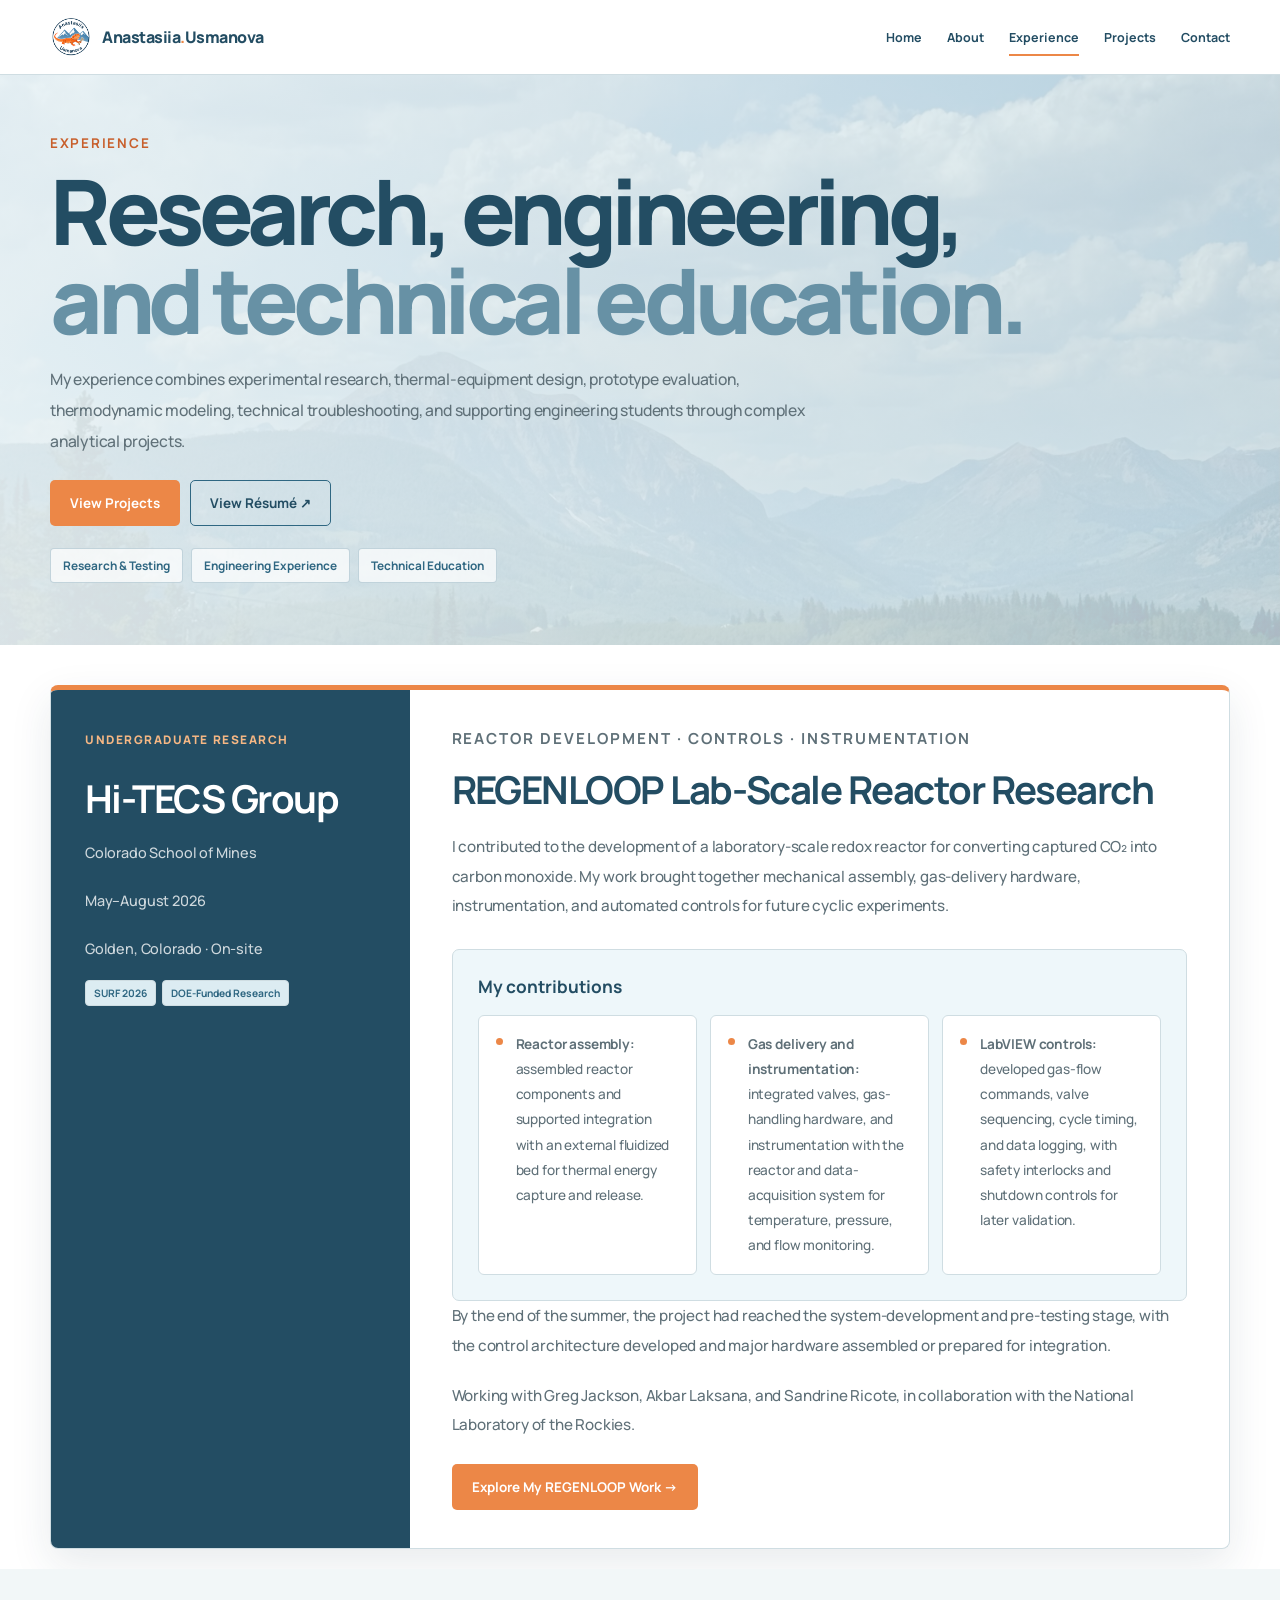
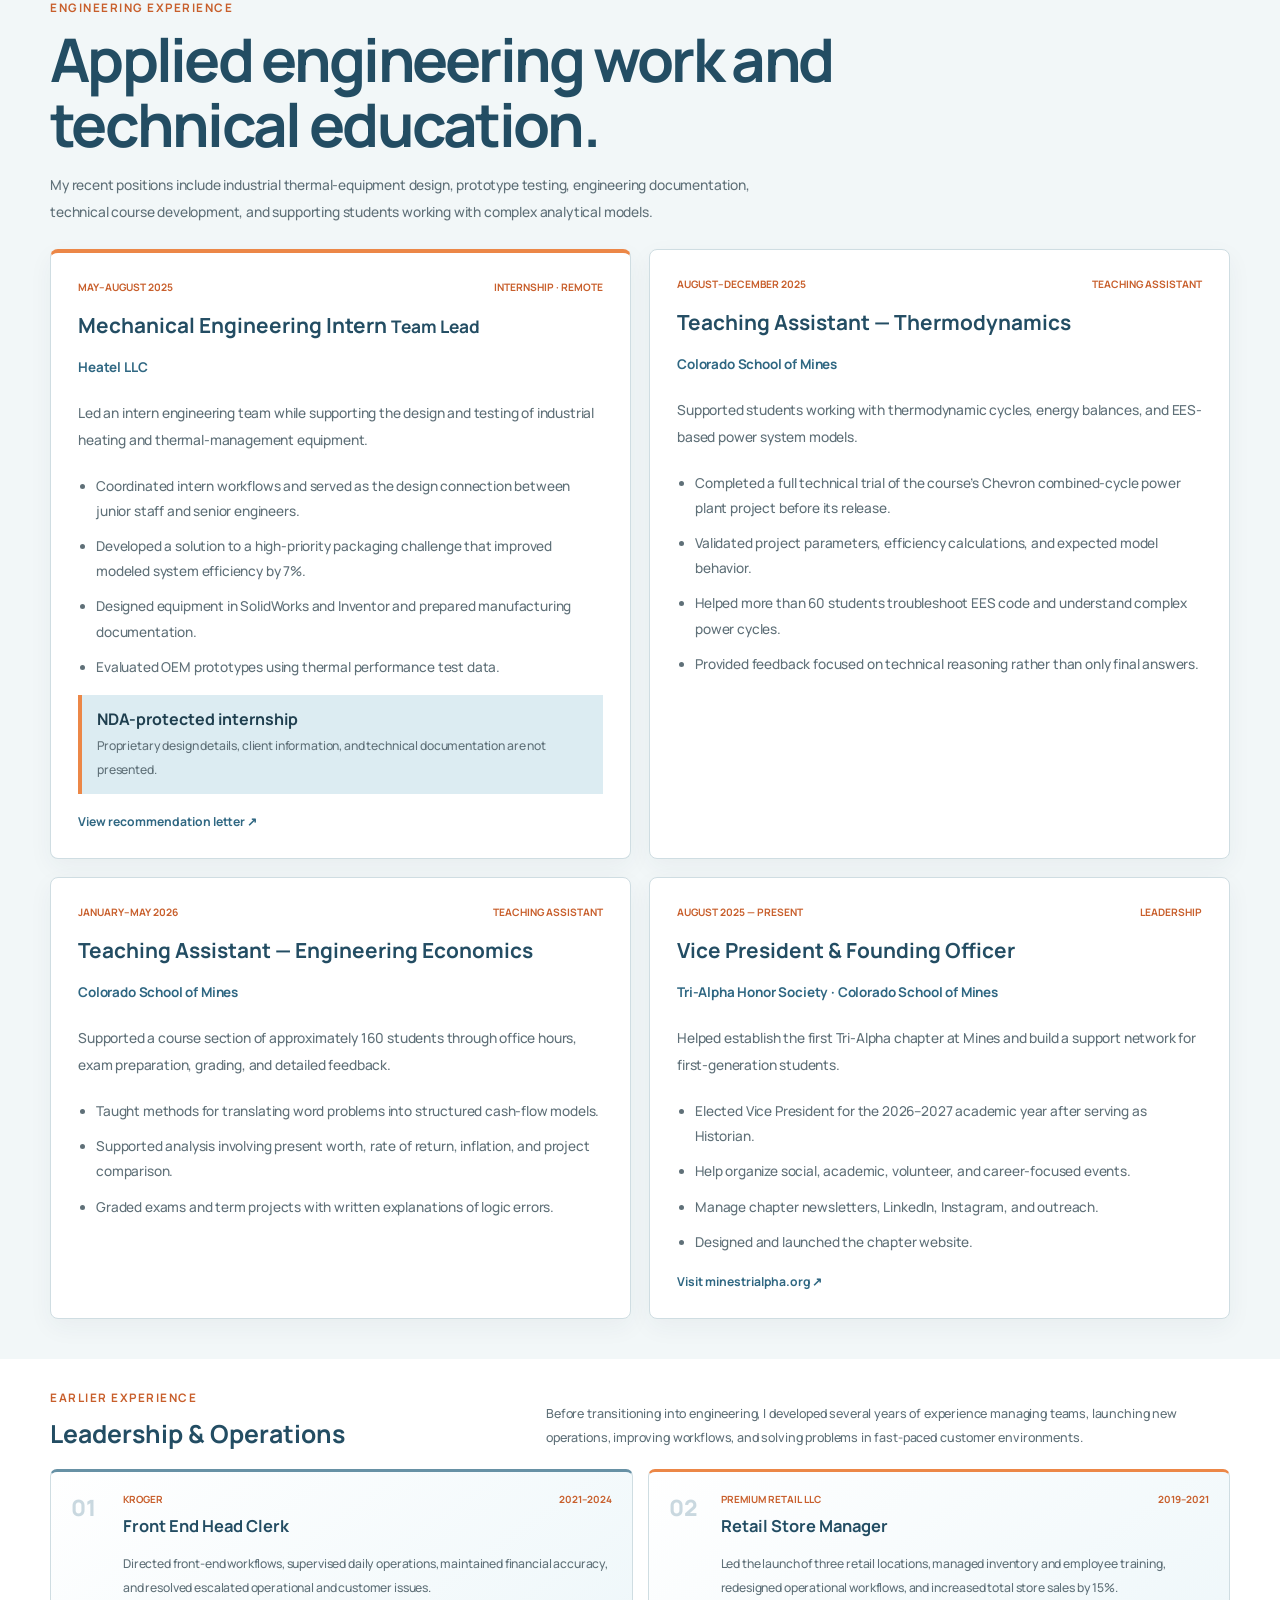
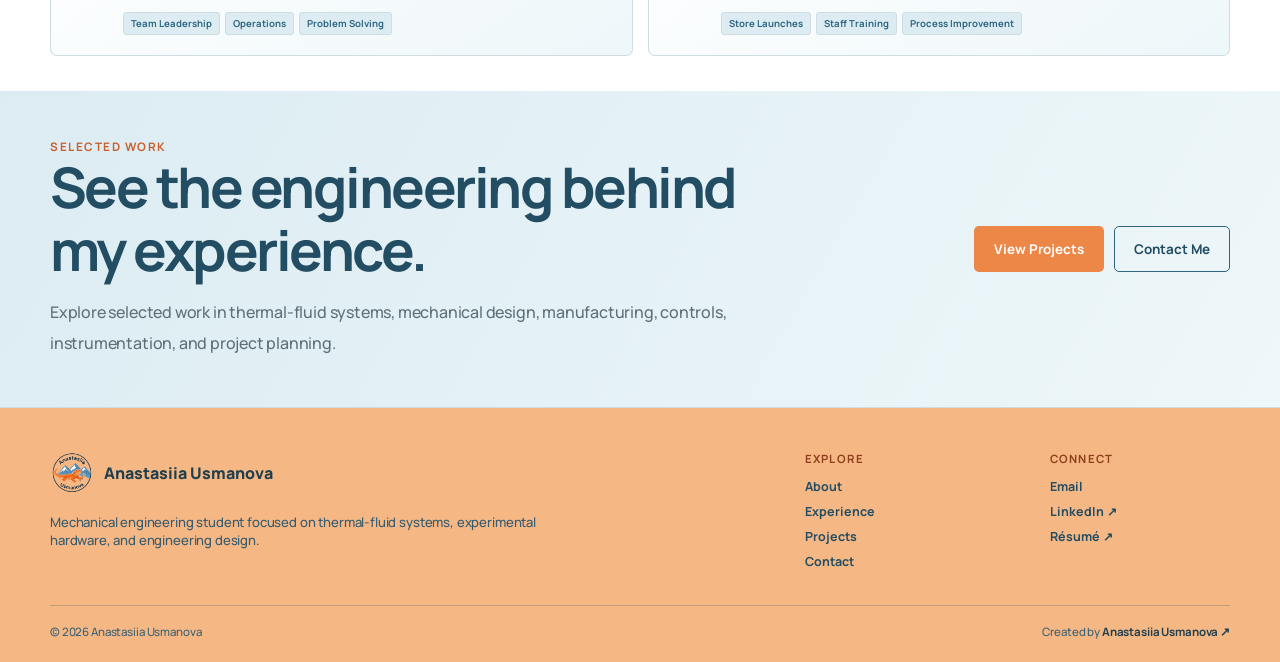
<file: experience/index.html>
<!DOCTYPE html>
<html lang="en">

<head>
    <link
    rel="icon"
    type="image/png"
    href="../image/logo.png"
    >
    <meta charset="UTF-8">

    <meta
        name="viewport"
        content="width=device-width, initial-scale=1.0"
    >

    <meta
        name="description"
        content="Engineering, research, teaching, and leadership experience of Anastasiia Usmanova."
    >

    <title>Experience | Anastasiia Usmanova</title>

    <link rel="stylesheet" href="../style.css">

    <meta
    name="robots"
    content="index, follow, max-image-preview:large, max-snippet:-1"
    >

</head>


<body>

    <!-- Navigation -->

    <header class="site-header">

        <nav class="navbar">

                <a class="logo" href="../">

                    <img
                        class="site-logo-image"
                        src="../image/logo.png"
                        alt=""
                    >

                    <span class="site-logo-name">
                        Anastasiia<span>.</span>Usmanova
                    </span>

                </a>

            <div class="nav-links">

                <a href="../">Home</a>
                <a href="../about/">About</a>

                <a
                    class="active-nav-link"
                    href="./"
                >
                    Experience
                </a>

                <a href="../projects/">Projects</a>
                <a href="../contact/">Contact</a>

            </div>

        </nav>

    </header>


    <main>

        <!-- Hero -->

        <section class="experience-page-hero">

            <div class="section-container">

                <p class="section-label">
                    Experience
                </p>

                <h1>
                    Research, engineering,
                    <span>and technical education.</span>
                </h1>

                <p class="experience-page-introduction">
                    My experience combines experimental research,
                    thermal-equipment design, prototype evaluation,
                    thermodynamic modeling, technical troubleshooting,
                    and supporting engineering students through complex
                    analytical projects.
                </p>

                <div class="experience-hero-actions">

                    <a
                        class="button primary-button"
                        href="../projects/"
                    >
                        View Projects
                    </a>
                    

                    <a
                        class="button secondary-button"
                        href="https://drive.google.com/file/d/1IAk1YIRx1ODrd-aK2GtUqN830A_kuqkT/view"
                        target="_blank"
                        rel="noopener noreferrer"
                    >
                        View Résumé ↗
                    </a>

                </div>
                
                <nav
    class="experience-section-navigation"
    aria-label="Experience sections"
>

    <a href="#research">
        Research & Testing
    </a>

    <a href="#engineering">
        Engineering Experience
    </a>

    <a href="#education">
        Technical Education
    </a>

</nav>

            </div>

        </section>


       <!-- Research -->

<section class="highlighted-experience-section" id="research">
    <div class="section-container">

        <article class="experience-entry">

            <div class="experience-meta">
                <p class="experience-type">
                    Undergraduate Research
                </p>

                <h2>Hi-TECS Group</h2>

                <p>Colorado School of Mines</p>
                <p>May–August 2026</p>
                <p>Golden, Colorado · On-site</p>

                <div class="project-tags">
                    <span>SURF 2026</span>
                    <span>DOE-Funded Research</span>
                </div>
            </div>

            <div class="experience-content">

                <p class="section-label">
                    Reactor Development · Controls · Instrumentation
                </p>

                <h3>REGENLOOP Lab-Scale Reactor Research</h3>

                <p>
                    I contributed to the development of a laboratory-scale
                    redox reactor for converting captured CO₂ into carbon
                    monoxide. My work brought together mechanical assembly,
                    gas-delivery hardware, instrumentation, and automated
                    controls for future cyclic experiments.
                </p>

<div class="research-focus">
    <h4>My contributions</h4>

    <ul>
        <li>
            <strong>Reactor assembly:</strong>
            assembled reactor components and supported integration
            with an external fluidized bed for thermal energy
            capture and release.
        </li>

        <li>
            <strong>Gas delivery and instrumentation:</strong>
            integrated valves, gas-handling hardware, and
            instrumentation with the reactor and data-acquisition
            system for temperature, pressure, and flow monitoring.
        </li>

        <li>
            <strong>LabVIEW controls:</strong>
            developed gas-flow commands, valve sequencing,
            cycle timing, and data logging, with safety interlocks
            and shutdown controls for later validation.
        </li>
    </ul>
</div>

                <p>
                    By the end of the summer, the project had reached
                    the system-development and pre-testing stage,
                    with the control architecture developed and major
                    hardware assembled or prepared for integration.
                </p>

                <p>
                    Working with Greg Jackson, Akbar Laksana, and
                    Sandrine Ricote, in collaboration with the
                    National Laboratory of the Rockies.
                </p>

                <div class="experience-hero-actions">
                    <a
                        class="button primary-button"
                        href="regenloop/"
                    >
                        Explore My REGENLOOP Work →
                    </a>
                </div>

            </div>

        </article>

    </div>
</section>


        <!-- Engineering experience -->

        <section
            class="engineering-experience-section"
            id="engineering"
        >

            <div class="section-container">

                <div class="experience-page-heading">

                    <p class="section-label">
                        Engineering Experience
                    </p>

                    <h2 class="section-title">
                        Applied engineering work and technical education.
                    </h2>

                    <p class="experience-heading-description">
                        My recent positions include industrial
                        thermal-equipment design, prototype testing,
                        engineering documentation, technical course
                        development, and supporting students working with
                        complex analytical models.
                    </p>

                </div>


                <div class="engineering-experience-grid">

                    <!-- Heatel -->

                    <article
                        class="engineering-experience-card"
                        id="heatel"
                    >

                        <div class="experience-card-top">

                            <span>
                                May–August 2025
                            </span>

                            <span>
                                Internship · Remote
                            </span>

                        </div>

                        <h3>
                            Mechanical Engineering Intern
                            <small>Team Lead</small>
                        </h3>

                        <p class="experience-company">
                            Heatel LLC
                        </p>

                        <p>
                            Led an intern engineering team while supporting
                            the design and testing of industrial heating and
                            thermal-management equipment.
                        </p>

                        <ul>

                            <li>
                                Coordinated intern workflows and served as
                                the design connection between junior staff
                                and senior engineers.
                            </li>

                            <li>
                                Developed a solution to a high-priority
                                packaging challenge that improved modeled
                                system efficiency by 7%.
                            </li>

                            <li>
                                Designed equipment in SolidWorks and Inventor
                                and prepared manufacturing documentation.
                            </li>

                            <li>
                                Evaluated OEM prototypes using thermal
                                performance test data.
                            </li>

                        </ul>

                        <div class="nda-note compact-nda">

                            <strong>
                                NDA-protected internship
                            </strong>

                            <p>
                                Proprietary design details, client
                                information, and technical documentation
                                are not presented.
                            </p>

                        </div>

                        <a
                            class="project-report-link"
                            href="https://drive.google.com/file/d/18oT_o3sJcPZFk24qMc-W0o9vjeZ8n7pA/view"
                            target="_blank"
                            rel="noopener noreferrer"
                        >
                            View recommendation letter ↗
                        </a>

                    </article>


                    <!-- Thermodynamics TA -->

                        <article
                            class="engineering-experience-card"
                            id="education"
                        >

                        <div class="experience-card-top">

                            <span>
                                August–December 2025
                            </span>

                            <span>
                                Teaching Assistant
                            </span>

                        </div>

                        <h3>
                            Teaching Assistant — Thermodynamics
                        </h3>

                        <p class="experience-company">
                            Colorado School of Mines
                        </p>

                        <p>
                            Supported students working with thermodynamic
                            cycles, energy balances, and EES-based power
                            system models.
                        </p>

                        <ul>

                            <li>
                                Completed a full technical trial of the
                                course’s Chevron combined-cycle power plant
                                project before its release.
                            </li>

                            <li>
                                Validated project parameters, efficiency
                                calculations, and expected model behavior.
                            </li>

                            <li>
                                Helped more than 60 students troubleshoot
                                EES code and understand complex power cycles.
                            </li>

                            <li>
                                Provided feedback focused on technical
                                reasoning rather than only final answers.
                            </li>

                        </ul>

                    </article>


                    <!-- Economics TA -->

                    <article class="engineering-experience-card">

                        <div class="experience-card-top">

                            <span>
                                January–May 2026
                            </span>

                            <span>
                                Teaching Assistant
                            </span>

                        </div>

                        <h3>
                            Teaching Assistant — Engineering Economics
                        </h3>

                        <p class="experience-company">
                            Colorado School of Mines
                        </p>

                        <p>
                            Supported a course section of approximately
                            160 students through office hours, exam
                            preparation, grading, and detailed feedback.
                        </p>

                        <ul>

                            <li>
                                Taught methods for translating word problems
                                into structured cash-flow models.
                            </li>

                            <li>
                                Supported analysis involving present worth,
                                rate of return, inflation, and project
                                comparison.
                            </li>

                            <li>
                                Graded exams and term projects with written
                                explanations of logic errors.
                            </li>

                        </ul>

                    </article>


                    <!-- Tri-Alpha -->

                    <article class="engineering-experience-card">

                        <div class="experience-card-top">

                            <span>
                                August 2025 — Present
                            </span>

                            <span>
                                Leadership
                            </span>

                        </div>

                        <h3>
                            Vice President & Founding Officer
                        </h3>

                        <p class="experience-company">
                            Tri-Alpha Honor Society · Colorado School of Mines
                        </p>

                        <p>
                            Helped establish the first Tri-Alpha chapter at
                            Mines and build a support network for
                            first-generation students.
                        </p>

                        <ul>

                            <li>
                                Elected Vice President for the 2026–2027
                                academic year after serving as Historian.
                            </li>

                            <li>
                                Help organize social, academic, volunteer,
                                and career-focused events.
                            </li>

                            <li>
                                Manage chapter newsletters, LinkedIn,
                                Instagram, and outreach.
                            </li>

                            <li>
                                Designed and launched the chapter website.
                            </li>

                        </ul>

                        <a
                            class="project-report-link"
                            href="https://minestrialpha.org/"
                            target="_blank"
                            rel="noopener noreferrer"
                        >
                            Visit minestrialpha.org ↗
                        </a>

                    </article>

                </div>

            </div>

        </section>


        <!-- Earlier leadership and operations -->

<section class="earlier-experience-section">

    <div class="section-container">

        <div class="earlier-experience-header">

            <div>

                <p class="section-label">
                    Earlier Experience
                </p>

                <h2>
                    Leadership & Operations
                </h2>

            </div>

            <p>
                Before transitioning into engineering, I developed several
                years of experience managing teams, launching new
                operations, improving workflows, and solving problems in
                fast-paced customer environments.
            </p>

        </div>


        <div class="earlier-experience-grid">

            <!-- Kroger -->

            <article class="earlier-experience-card">

                <span class="earlier-card-number">
                    01
                </span>

                <div class="earlier-card-content">

                    <div class="earlier-card-meta">

                        <span>
                            Kroger
                        </span>

                        <span>
                            2021–2024
                        </span>

                    </div>

                    <h3>
                        Front End Head Clerk
                    </h3>

                    <p>
                        Directed front-end workflows, supervised daily
                        operations, maintained financial accuracy, and
                        resolved escalated operational and customer issues.
                    </p>

                    <div class="earlier-card-skills">

                        <span>Team Leadership</span>
                        <span>Operations</span>
                        <span>Problem Solving</span>

                    </div>

                </div>

            </article>


            <!-- Premium Retail -->

            <article class="earlier-experience-card">

                <span class="earlier-card-number">
                    02
                </span>

                <div class="earlier-card-content">

                    <div class="earlier-card-meta">

                        <span>
                            Premium Retail LLC
                        </span>

                        <span>
                            2019–2021
                        </span>

                    </div>

                    <h3>
                        Retail Store Manager
                    </h3>

                    <p>
                        Led the launch of three retail locations, managed
                        inventory and employee training, redesigned
                        operational workflows, and increased total store
                        sales by 15%.
                    </p>

                    <div class="earlier-card-skills">

                        <span>Store Launches</span>
                        <span>Staff Training</span>
                        <span>Process Improvement</span>

                    </div>

                </div>

            </article>

        </div>

    </div>

</section>


        <!-- Contact -->

        <section class="experience-contact">

            <div class="section-container experience-contact-content">

                <div>

                    <p class="section-label">
                        Selected Work
                    </p>

                    <h2>
                        See the engineering behind my experience.
                    </h2>

                    <p>
                        Explore selected work in thermal-fluid systems,
                        mechanical design, manufacturing, controls,
                        instrumentation, and project planning.
                    </p>

                </div>

                <div class="experience-contact-buttons">

                    <a
                        class="button primary-button"
                        href="../projects/"
                    >
                        View Projects
                    </a>

                    <a
                        class="button secondary-button"
                        href="../contact/"
                    >
                        Contact Me
                    </a>

                </div>

            </div>

        </section>

    </main>


    <!-- Footer -->

    <footer>

        <div class="footer-content">

            <div>

                <a class="footer-logo" href="../">
                    <img src="../image/logo.png" alt="">
                    <span>Anastasiia Usmanova</span>
                </a>

                <p>
                    Mechanical engineering student focused on thermal-fluid
                    systems, experimental hardware, and engineering design.
                </p>

            </div>

            <div class="footer-column">

                <h3>Explore</h3>

                <a href="../about/">About</a>
                <a href="./">Experience</a>
                <a href="../projects/">Projects</a>
                <a href="../contact/">Contact</a>

            </div>

            <div class="footer-column">

                <h3>Connect</h3>

                <a href="mailto:anastasiia.usmanova.eng@gmail.com">
                    Email
                </a>

                <a
                    href="https://www.linkedin.com/in/ausmanova/"
                    target="_blank"
                    rel="noopener noreferrer"
                >
                    LinkedIn ↗
                </a>

                <a
                    href="https://drive.google.com/file/d/1IAk1YIRx1ODrd-aK2GtUqN830A_kuqkT/view"
                    target="_blank"
                    rel="noopener noreferrer"
                >
                    Résumé ↗
                </a>

            </div>

        </div>

        <div class="footer-bottom">

            <p>
                © 2026 Anastasiia Usmanova
            </p>

            <p>
                Created by
                <a
                    href="https://www.linkedin.com/in/ausmanova/"
                    target="_blank"
                    rel="noopener noreferrer"
                >
                    Anastasiia Usmanova ↗
                </a>
            </p>

        </div>

    </footer>

</body>

</html>
</file>
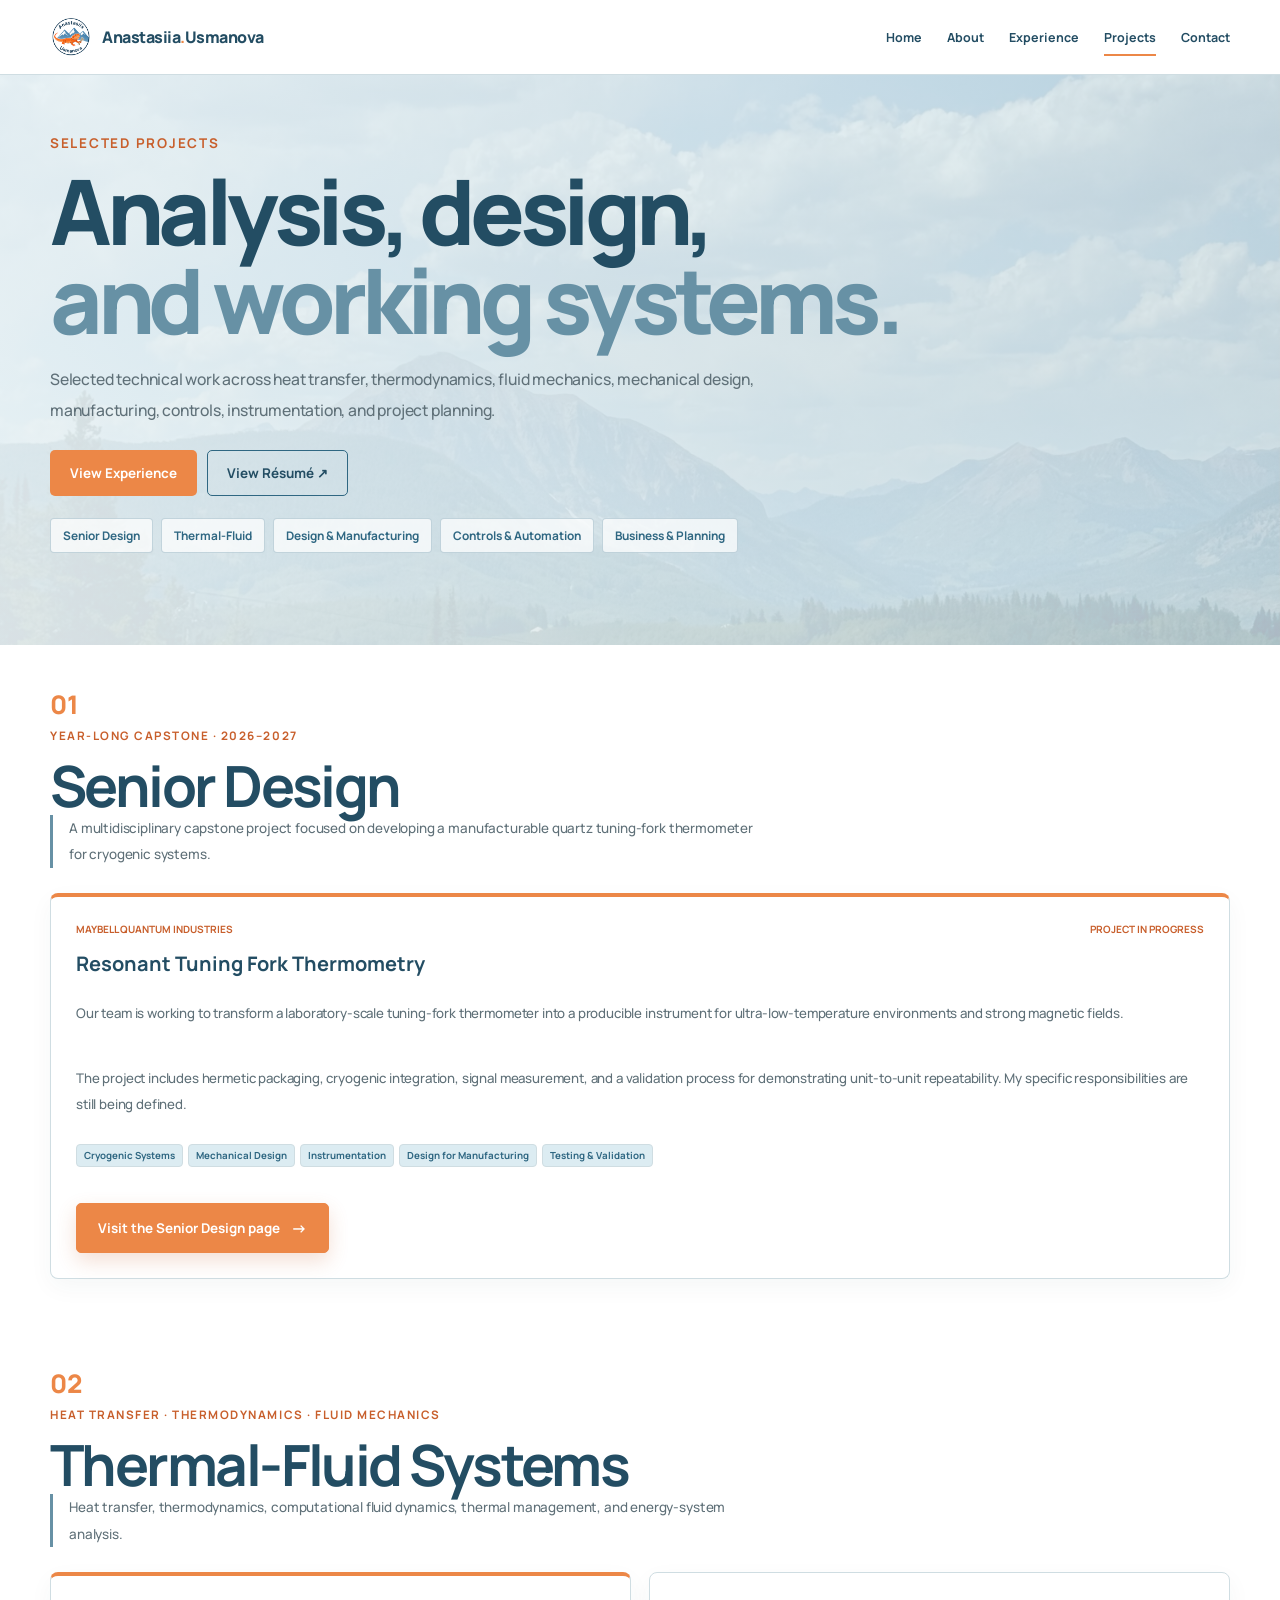
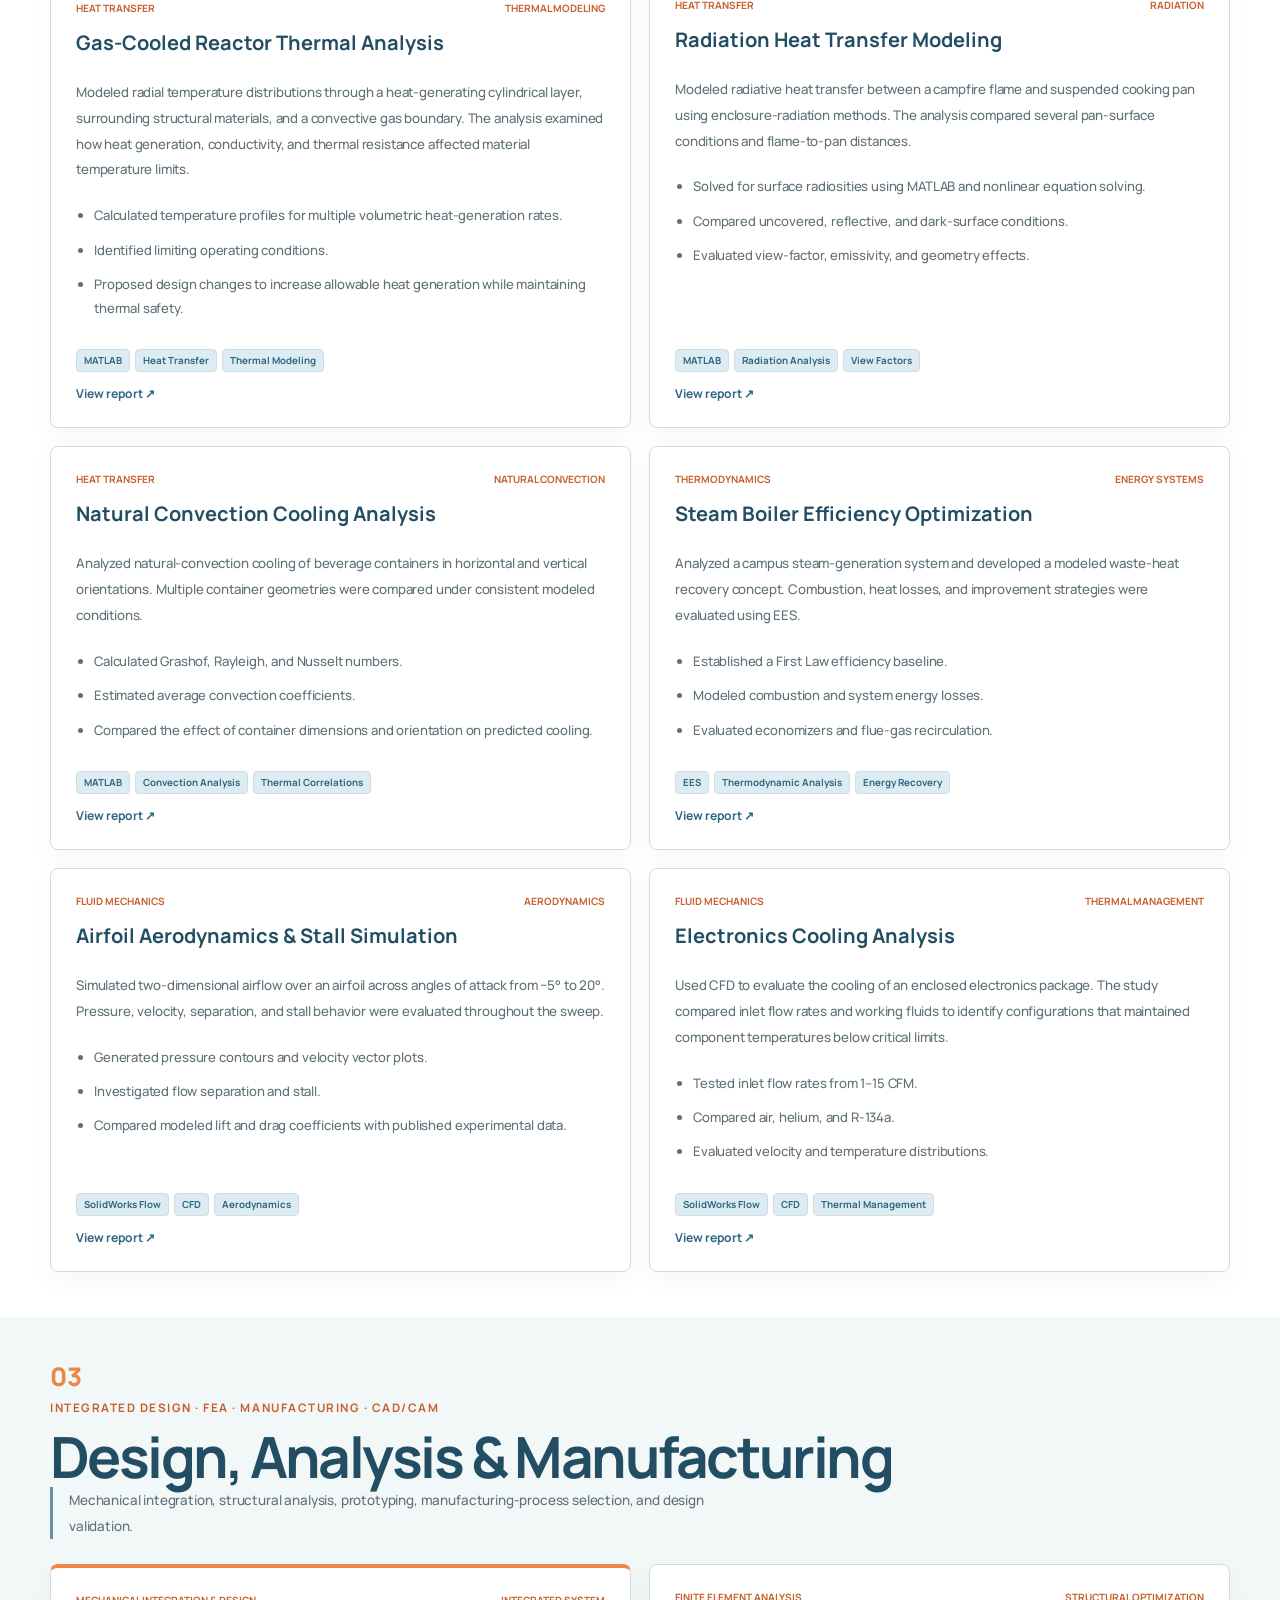
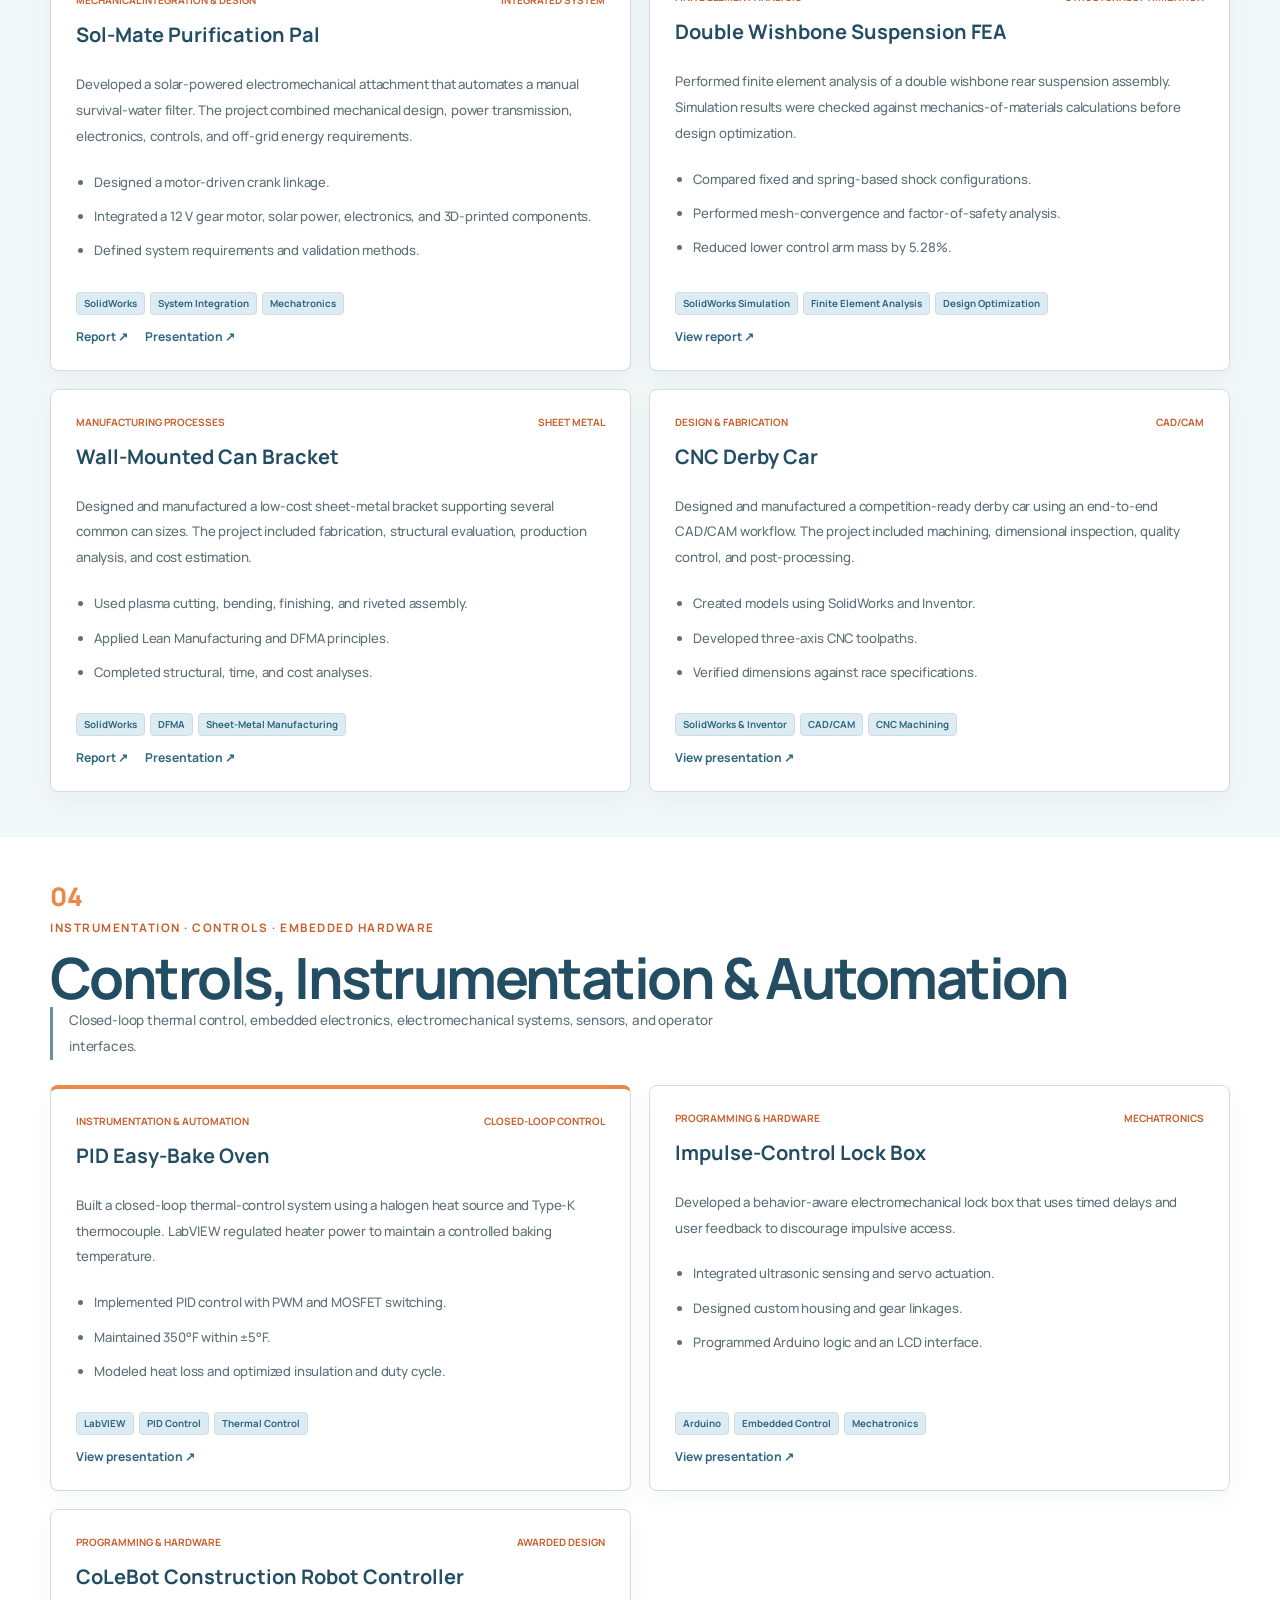
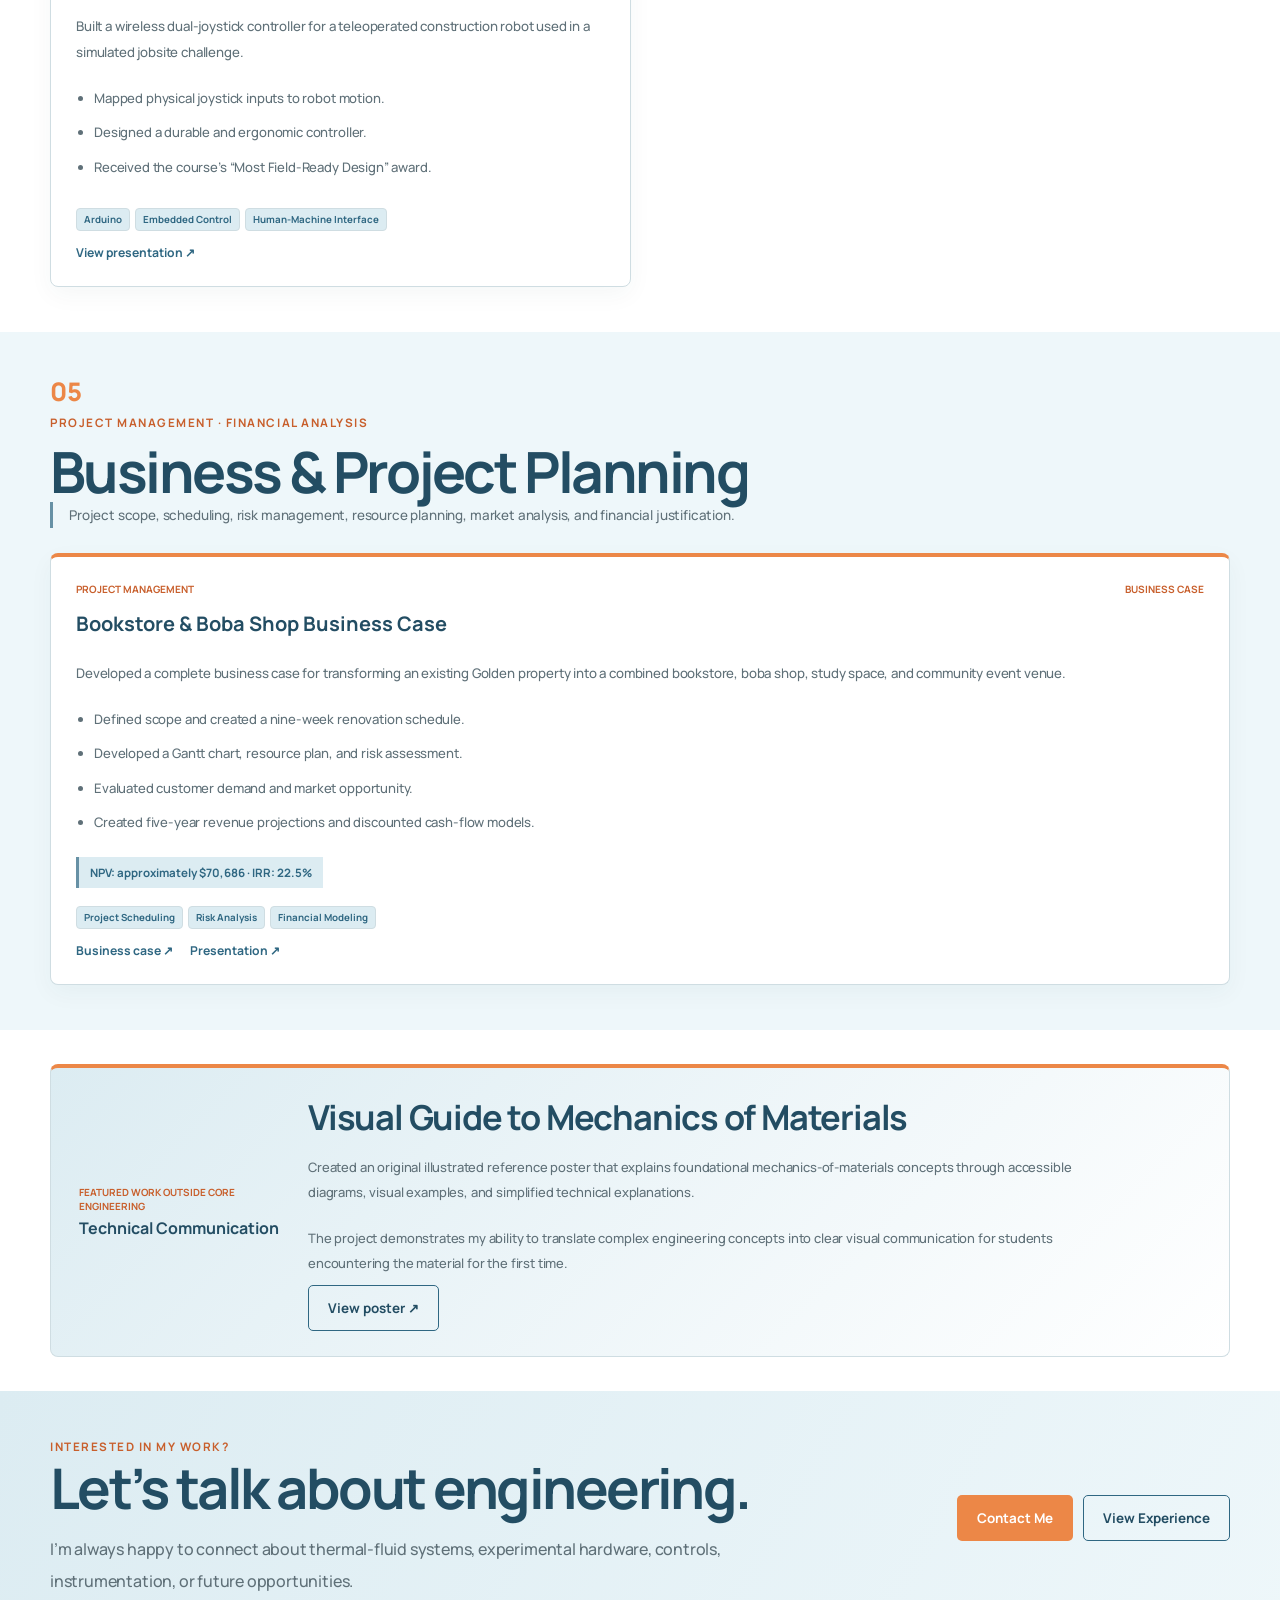
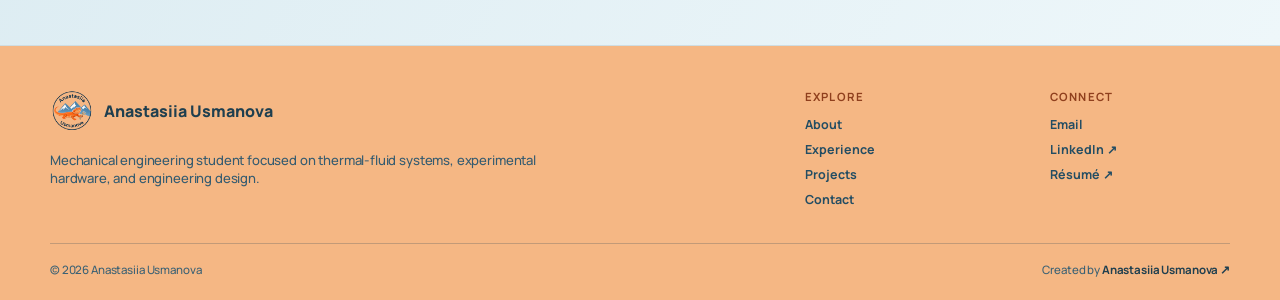
<file: projects/index.html>
<!DOCTYPE html>
<html lang="en">

<head>
    <link
    rel="icon"
    type="image/png"
    href="../image/logo.png"
>
    <meta charset="UTF-8">

    <meta
        name="viewport"
        content="width=device-width, initial-scale=1.0"
    >

    <meta
        name="description"
        content="Selected thermal-fluid, mechanical design, manufacturing, controls, automation, and project-planning work by Anastasiia Usmanova."
    >

    <title>Projects | Anastasiia Usmanova</title>

    <link rel="stylesheet" href="../style.css">

    <meta
    name="robots"
    content="index, follow, max-image-preview:large, max-snippet:-1"
    >

</head>


<body>

    <!-- Navigation -->

    <header class="site-header">

        <nav class="navbar">

                <a class="logo" href="../">

                    <img
                        class="site-logo-image"
                        src="../image/logo.png"
                        alt=""
                    >

                    <span class="site-logo-name">
                        Anastasiia<span>.</span>Usmanova
                    </span>

                </a>

            <div class="nav-links">

                <a href="../">Home</a>
                <a href="../about/">About</a>
                <a href="../experience/">Experience</a>

                <a
                    class="active-nav-link"
                    href="./"
                >
                    Projects
                </a>

                <a href="../contact/">Contact</a>

            </div>

        </nav>

    </header>


    <main>

        <!-- Hero -->

        <section class="projects-page-hero">

            <div class="section-container">

                <p class="section-label">
                    Selected Projects
                </p>

                <h1>
                    Analysis, design,
                    <span>and working systems.</span>
                </h1>

                <p class="projects-page-introduction">
                    Selected technical work across heat transfer,
                    thermodynamics, fluid mechanics, mechanical design,
                    manufacturing, controls, instrumentation, and project
                    planning.
                </p>

                <div class="projects-hero-actions">

                    <a
                        class="button primary-button"
                        href="../experience/"
                    >
                        View Experience
                    </a>

                    <a
                        class="button secondary-button"
                        href="https://drive.google.com/file/d/1IAk1YIRx1ODrd-aK2GtUqN830A_kuqkT/view"
                        target="_blank"
                        rel="noopener noreferrer"
                    >
                        View Résumé ↗
                    </a>

                </div>

                <nav
                    class="projects-section-navigation"
                    aria-label="Project disciplines"
                >

                    <a href="#senior-design">
                        Senior Design
                    </a>

                    <a href="#thermal-fluid">
                        Thermal-Fluid
                    </a>

                    <a href="#design">
                        Design & Manufacturing
                    </a>

                    <a href="#automation">
                        Controls & Automation
                    </a>

                    <a href="#business">
                        Business & Planning
                    </a>

                </nav>

            </div>

        </section>


        <!-- Senior Design -->

        <section
            class="discipline-section"
            id="senior-design"
        >

            <div class="section-container">

                <div class="discipline-heading">

                    <div>

                        <span class="discipline-number">
                            01
                        </span>

                        <p class="section-label">
                            Year-Long Capstone · 2026–2027
                        </p>

                        <h2>
                            Senior Design
                        </h2>

                    </div>

                    <p>
                        A multidisciplinary capstone project focused on
                        developing a manufacturable quartz tuning-fork
                        thermometer for cryogenic systems.
                    </p>

                </div>


                <div class="discipline-project-grid">

                    <article class="discipline-project-card featured-project">

                        <div class="project-card-meta">
                            <span>Maybell Quantum Industries</span>
                            <span>Project in Progress</span>
                        </div>

                        <h3>
                            Resonant Tuning Fork Thermometry
                        </h3>

                        <p>
                            Our team is working to transform a laboratory-scale
                            tuning-fork thermometer into a producible instrument
                            for ultra-low-temperature environments and strong
                            magnetic fields.
                        </p>

                        <p>
                            The project includes hermetic packaging, cryogenic
                            integration, signal measurement, and a validation
                            process for demonstrating unit-to-unit repeatability.
                            My specific responsibilities are still being defined.
                        </p>

                        <div class="project-skill-list">
                            <span>Cryogenic Systems</span>
                            <span>Mechanical Design</span>
                            <span>Instrumentation</span>
                            <span>Design for Manufacturing</span>
                            <span>Testing & Validation</span>
                        </div>

                        <a
                            class="project-report-link featured-project-button"
                            href="seniordesign/"
                        >
                            Visit the Senior Design page
                            <span aria-hidden="true">→</span>
                        </a>

                    </article>

                </div>

            </div>

        </section>


        <!-- Thermal-fluid -->

        <section
            class="discipline-section"
            id="thermal-fluid"
        >

            <div class="section-container">

                <div class="discipline-heading">

                    <div>

                        <span class="discipline-number">
                            02
                        </span>

                        <p class="section-label">
                            Heat Transfer · Thermodynamics · Fluid Mechanics
                        </p>

                        <h2>
                            Thermal-Fluid Systems
                        </h2>

                    </div>

                    <p>
                        Heat transfer, thermodynamics, computational fluid
                        dynamics, thermal management, and energy-system
                        analysis.
                    </p>

                </div>


                <div class="discipline-project-grid">

                    <!-- Gas-cooled reactor -->

                    <article class="discipline-project-card featured-project">

                        <div class="project-card-meta">
                            <span>Heat Transfer</span>
                            <span>Thermal Modeling</span>
                        </div>

                        <h3>
                            Gas-Cooled Reactor Thermal Analysis
                        </h3>

                        <p>
                            Modeled radial temperature distributions through
                            a heat-generating cylindrical layer, surrounding
                            structural materials, and a convective gas
                            boundary. The analysis examined how heat
                            generation, conductivity, and thermal resistance
                            affected material temperature limits.
                        </p>

                        <ul>

                            <li>
                                Calculated temperature profiles for multiple
                                volumetric heat-generation rates.
                            </li>

                            <li>
                                Identified limiting operating conditions.
                            </li>

                            <li>
                                Proposed design changes to increase allowable
                                heat generation while maintaining thermal
                                safety.
                            </li>

                        </ul>

                        <div class="project-skill-list">
                            <span>MATLAB</span>
                            <span>Heat Transfer</span>
                            <span>Thermal Modeling</span>
                        </div>

                        <a
                            class="project-report-link"
                            href="https://drive.google.com/file/d/1tjpTSUT9F-r78gll-QtF2KvPgC38-K2J/view"
                            target="_blank"
                            rel="noopener noreferrer"
                        >
                            View report ↗
                        </a>

                    </article>


                    <!-- Radiation -->

                    <article
                        class="discipline-project-card"
                        id="radiation"
                    >

                        <div class="project-card-meta">
                            <span>Heat Transfer</span>
                            <span>Radiation</span>
                        </div>

                        <h3>
                            Radiation Heat Transfer Modeling
                        </h3>

                        <p>
                            Modeled radiative heat transfer between a
                            campfire flame and suspended cooking pan using
                            enclosure-radiation methods. The analysis
                            compared several pan-surface conditions and
                            flame-to-pan distances.
                        </p>

                        <ul>

                            <li>
                                Solved for surface radiosities using MATLAB
                                and nonlinear equation solving.
                            </li>

                            <li>
                                Compared uncovered, reflective, and
                                dark-surface conditions.
                            </li>

                            <li>
                                Evaluated view-factor, emissivity, and
                                geometry effects.
                            </li>

                        </ul>

                        <div class="project-skill-list">
                            <span>MATLAB</span>
                            <span>Radiation Analysis</span>
                            <span>View Factors</span>
                        </div>

                        <a
                            class="project-report-link"
                            href="https://drive.google.com/file/d/1272R1e1N2XQLWEGLlL8pYPgCpfmpv7a6/view"
                            target="_blank"
                            rel="noopener noreferrer"
                        >
                            View report ↗
                        </a>

                    </article>


                    <!-- Natural convection -->

                    <article class="discipline-project-card">

                        <div class="project-card-meta">
                            <span>Heat Transfer</span>
                            <span>Natural Convection</span>
                        </div>

                        <h3>
                            Natural Convection Cooling Analysis
                        </h3>

                        <p>
                            Analyzed natural-convection cooling of beverage
                            containers in horizontal and vertical
                            orientations. Multiple container geometries were
                            compared under consistent modeled conditions.
                        </p>

                        <ul>

                            <li>
                                Calculated Grashof, Rayleigh, and Nusselt
                                numbers.
                            </li>

                            <li>
                                Estimated average convection coefficients.
                            </li>

                            <li>
                                Compared the effect of container dimensions
                                and orientation on predicted cooling.
                            </li>

                        </ul>

                        <div class="project-skill-list">
                            <span>MATLAB</span>
                            <span>Convection Analysis</span>
                            <span>Thermal Correlations</span>
                        </div>

                        <a
                            class="project-report-link"
                            href="https://drive.google.com/file/d/17UzHg8reoNuuI0yidyoBkLrMdp3J-48T/view"
                            target="_blank"
                            rel="noopener noreferrer"
                        >
                            View report ↗
                        </a>

                    </article>


                    <!-- Steam boiler -->

                    <article class="discipline-project-card">

                        <div class="project-card-meta">
                            <span>Thermodynamics</span>
                            <span>Energy Systems</span>
                        </div>

                        <h3>
                            Steam Boiler Efficiency Optimization
                        </h3>

                        <p>
                            Analyzed a campus steam-generation system and
                            developed a modeled waste-heat recovery concept.
                            Combustion, heat losses, and improvement
                            strategies were evaluated using EES.
                        </p>

                        <ul>

                            <li>
                                Established a First Law efficiency baseline.
                            </li>

                            <li>
                                Modeled combustion and system energy losses.
                            </li>

                            <li>
                                Evaluated economizers and flue-gas
                                recirculation.
                            </li>

                        </ul>

                        <div class="project-skill-list">
                            <span>EES</span>
                            <span>Thermodynamic Analysis</span>
                            <span>Energy Recovery</span>
                        </div>

                        <a
                            class="project-report-link"
                            href="https://drive.google.com/file/d/1ScK7eock4IudYeAvYfhzZL4zE7EBFBXo/view"
                            target="_blank"
                            rel="noopener noreferrer"
                        >
                            View report ↗
                        </a>

                    </article>


                    <!-- Airfoil -->

                    <article class="discipline-project-card">

                        <div class="project-card-meta">
                            <span>Fluid Mechanics</span>
                            <span>Aerodynamics</span>
                        </div>

                        <h3>
                            Airfoil Aerodynamics & Stall Simulation
                        </h3>

                        <p>
                            Simulated two-dimensional airflow over an airfoil
                            across angles of attack from −5° to 20°.
                            Pressure, velocity, separation, and stall behavior
                            were evaluated throughout the sweep.
                        </p>

                        <ul>

                            <li>
                                Generated pressure contours and velocity
                                vector plots.
                            </li>

                            <li>
                                Investigated flow separation and stall.
                            </li>

                            <li>
                                Compared modeled lift and drag coefficients
                                with published experimental data.
                            </li>

                        </ul>

                        <div class="project-skill-list">
                            <span>SolidWorks Flow</span>
                            <span>CFD</span>
                            <span>Aerodynamics</span>
                        </div>

                        <a
                            class="project-report-link"
                            href="https://drive.google.com/file/d/19Ef1dqjzp5cj4mxIR8jSWhF4KOcATpJA/view"
                            target="_blank"
                            rel="noopener noreferrer"
                        >
                            View report ↗
                        </a>

                    </article>


                    <!-- Electronics cooling -->

                    <article class="discipline-project-card">

                        <div class="project-card-meta">
                            <span>Fluid Mechanics</span>
                            <span>Thermal Management</span>
                        </div>

                        <h3>
                            Electronics Cooling Analysis
                        </h3>

                        <p>
                            Used CFD to evaluate the cooling of an enclosed
                            electronics package. The study compared inlet
                            flow rates and working fluids to identify
                            configurations that maintained component
                            temperatures below critical limits.
                        </p>

                        <ul>

                            <li>
                                Tested inlet flow rates from 1–15 CFM.
                            </li>

                            <li>
                                Compared air, helium, and R-134a.
                            </li>

                            <li>
                                Evaluated velocity and temperature
                                distributions.
                            </li>

                        </ul>

                        <div class="project-skill-list">
                            <span>SolidWorks Flow</span>
                            <span>CFD</span>
                            <span>Thermal Management</span>
                        </div>

                        <a
                            class="project-report-link"
                            href="https://drive.google.com/file/d/1ukRabF9jAgNgXKxfiEa5ouZS3uEcck-V/view"
                            target="_blank"
                            rel="noopener noreferrer"
                        >
                            View report ↗
                        </a>

                    </article>

                </div>

            </div>

        </section>


        <!-- Design -->

        <section
            class="discipline-section alternate-discipline"
            id="design"
        >

            <div class="section-container">

                <div class="discipline-heading">

                    <div>

                        <span class="discipline-number">
                            03
                        </span>

                        <p class="section-label">
                            Integrated Design · FEA · Manufacturing · CAD/CAM
                        </p>

                        <h2>
                            Design, Analysis & Manufacturing
                        </h2>

                    </div>

                    <p>
                        Mechanical integration, structural analysis,
                        prototyping, manufacturing-process selection,
                        and design validation.
                    </p>

                </div>


                <div class="discipline-project-grid">

                    <!-- Sol-Mate -->

                    <article class="discipline-project-card featured-project">

                        <div class="project-card-meta">
                            <span>Mechanical Integration & Design</span>
                            <span>Integrated System</span>
                        </div>

                        <h3>
                            Sol-Mate Purification Pal
                        </h3>

                        <p>
                            Developed a solar-powered electromechanical
                            attachment that automates a manual survival-water
                            filter. The project combined mechanical design,
                            power transmission, electronics, controls, and
                            off-grid energy requirements.
                        </p>

                        <ul>

                            <li>
                                Designed a motor-driven crank linkage.
                            </li>

                            <li>
                                Integrated a 12 V gear motor, solar power,
                                electronics, and 3D-printed components.
                            </li>

                            <li>
                                Defined system requirements and validation
                                methods.
                            </li>

                        </ul>

                        <div class="project-skill-list">
                            <span>SolidWorks</span>
                            <span>System Integration</span>
                            <span>Mechatronics</span>
                        </div>

                        <div class="project-link-group">

                            <a
                                class="project-report-link"
                                href="https://drive.google.com/file/d/1sza359T669I28G33uYwWcCqMxxPa5Et2/view"
                                target="_blank"
                                rel="noopener noreferrer"
                            >
                                Report ↗
                            </a>

                            <a
                                class="project-report-link"
                                href="https://docs.google.com/presentation/d/13idychEZm4FNMxpJEHpT-VvWJ-mrYB6GoZnQAL51PFY/edit"
                                target="_blank"
                                rel="noopener noreferrer"
                            >
                                Presentation ↗
                            </a>

                        </div>

                    </article>


                    <!-- Suspension FEA -->

                    <article class="discipline-project-card">

                        <div class="project-card-meta">
                            <span>Finite Element Analysis</span>
                            <span>Structural Optimization</span>
                        </div>

                        <h3>
                            Double Wishbone Suspension FEA
                        </h3>

                        <p>
                            Performed finite element analysis of a double
                            wishbone rear suspension assembly. Simulation
                            results were checked against mechanics-of-materials
                            calculations before design optimization.
                        </p>

                        <ul>

                            <li>
                                Compared fixed and spring-based shock
                                configurations.
                            </li>

                            <li>
                                Performed mesh-convergence and
                                factor-of-safety analysis.
                            </li>

                            <li>
                                Reduced lower control arm mass by 5.28%.
                            </li>

                        </ul>

                        <div class="project-skill-list">
                            <span>SolidWorks Simulation</span>
                            <span>Finite Element Analysis</span>
                            <span>Design Optimization</span>
                        </div>

                        <a
                            class="project-report-link"
                            href="https://drive.google.com/file/d/1Gs_GOR3-zrfiZFsFtM6nRosDpSvUTKnJ/view"
                            target="_blank"
                            rel="noopener noreferrer"
                        >
                            View report ↗
                        </a>

                    </article>


                    <!-- Can bracket -->

                    <article class="discipline-project-card">

                        <div class="project-card-meta">
                            <span>Manufacturing Processes</span>
                            <span>Sheet Metal</span>
                        </div>

                        <h3>
                            Wall-Mounted Can Bracket
                        </h3>

                        <p>
                            Designed and manufactured a low-cost sheet-metal
                            bracket supporting several common can sizes.
                            The project included fabrication, structural
                            evaluation, production analysis, and cost
                            estimation.
                        </p>

                        <ul>

                            <li>
                                Used plasma cutting, bending, finishing,
                                and riveted assembly.
                            </li>

                            <li>
                                Applied Lean Manufacturing and DFMA
                                principles.
                            </li>

                            <li>
                                Completed structural, time, and cost analyses.
                            </li>

                        </ul>

                        <div class="project-skill-list">
                            <span>SolidWorks</span>
                            <span>DFMA</span>
                            <span>Sheet-Metal Manufacturing</span>
                        </div>

                        <div class="project-link-group">

                            <a
                                class="project-report-link"
                                href="https://drive.google.com/file/d/15496JaiopGFlf5WRxxAirWoju1qevdfo/view"
                                target="_blank"
                                rel="noopener noreferrer"
                            >
                                Report ↗
                            </a>

                            <a
                                class="project-report-link"
                                href="https://docs.google.com/presentation/d/1RWJaFv-Mf6nYWgOj9aY0SMxHFfh61kVcm1hGryPodMQ/edit"
                                target="_blank"
                                rel="noopener noreferrer"
                            >
                                Presentation ↗
                            </a>

                        </div>

                    </article>


                    <!-- Derby car -->

                    <article class="discipline-project-card">

                        <div class="project-card-meta">
                            <span>Design & Fabrication</span>
                            <span>CAD/CAM</span>
                        </div>

                        <h3>
                            CNC Derby Car
                        </h3>

                        <p>
                            Designed and manufactured a competition-ready
                            derby car using an end-to-end CAD/CAM workflow.
                            The project included machining, dimensional
                            inspection, quality control, and post-processing.
                        </p>

                        <ul>

                            <li>
                                Created models using SolidWorks and Inventor.
                            </li>

                            <li>
                                Developed three-axis CNC toolpaths.
                            </li>

                            <li>
                                Verified dimensions against race
                                specifications.
                            </li>

                        </ul>

                        <div class="project-skill-list">
                            <span>SolidWorks & Inventor</span>
                            <span>CAD/CAM</span>
                            <span>CNC Machining</span>
                        </div>

                        <a
                            class="project-report-link"
                            href="https://docs.google.com/presentation/d/1hkQ1DNOP49ZqtmLDWKvsvo0sOl6ctVZj8IvmdZRrzAk/edit"
                            target="_blank"
                            rel="noopener noreferrer"
                        >
                            View presentation ↗
                        </a>

                    </article>

                </div>

            </div>

        </section>


        <!-- Automation -->

        <section
            class="discipline-section"
            id="automation"
        >

            <div class="section-container">

                <div class="discipline-heading">

                    <div>

                        <span class="discipline-number">
                            04
                        </span>

                        <p class="section-label">
                            Instrumentation · Controls · Embedded Hardware
                        </p>

                        <h2>
                            Controls, Instrumentation & Automation
                        </h2>

                    </div>

                    <p>
                        Closed-loop thermal control, embedded electronics,
                        electromechanical systems, sensors, and operator
                        interfaces.
                    </p>

                </div>


                <div class="discipline-project-grid">

                    <!-- PID oven -->

                    <article class="discipline-project-card featured-project">

                        <div class="project-card-meta">
                            <span>Instrumentation & Automation</span>
                            <span>Closed-Loop Control</span>
                        </div>

                        <h3>
                            PID Easy-Bake Oven
                        </h3>

                        <p>
                            Built a closed-loop thermal-control system using
                            a halogen heat source and Type-K thermocouple.
                            LabVIEW regulated heater power to maintain a
                            controlled baking temperature.
                        </p>

                        <ul>

                            <li>
                                Implemented PID control with PWM and MOSFET
                                switching.
                            </li>

                            <li>
                                Maintained 350°F within ±5°F.
                            </li>

                            <li>
                                Modeled heat loss and optimized insulation
                                and duty cycle.
                            </li>

                        </ul>

                        <div class="project-skill-list">
                            <span>LabVIEW</span>
                            <span>PID Control</span>
                            <span>Thermal Control</span>
                        </div>

                        <a
                            class="project-report-link"
                            href="https://docs.google.com/presentation/d/1k26EMr_LMNFEEilPOYFCN-sJ7wOx6zlqwbngaxFfz5k/edit"
                            target="_blank"
                            rel="noopener noreferrer"
                        >
                            View presentation ↗
                        </a>

                    </article>


                    <!-- Lock box -->

                    <article class="discipline-project-card">

                        <div class="project-card-meta">
                            <span>Programming & Hardware</span>
                            <span>Mechatronics</span>
                        </div>

                        <h3>
                            Impulse-Control Lock Box
                        </h3>

                        <p>
                            Developed a behavior-aware electromechanical lock
                            box that uses timed delays and user feedback to
                            discourage impulsive access.
                        </p>

                        <ul>

                            <li>
                                Integrated ultrasonic sensing and servo
                                actuation.
                            </li>

                            <li>
                                Designed custom housing and gear linkages.
                            </li>

                            <li>
                                Programmed Arduino logic and an LCD interface.
                            </li>

                        </ul>

                        <div class="project-skill-list">
                            <span>Arduino</span>
                            <span>Embedded Control</span>
                            <span>Mechatronics</span>
                        </div>

                        <a
                            class="project-report-link"
                            href="https://docs.google.com/presentation/d/12eEcxDqpfJz1RF2rU3YU9b0ewPhqTiFRXlrWJ9k2uvc/edit"
                            target="_blank"
                            rel="noopener noreferrer"
                        >
                            View presentation ↗
                        </a>

                    </article>


                    <!-- CoLeBot -->

                    <article class="discipline-project-card">

                        <div class="project-card-meta">
                            <span>Programming & Hardware</span>
                            <span>Awarded Design</span>
                        </div>

                        <h3>
                            CoLeBot Construction Robot Controller
                        </h3>

                        <p>
                            Built a wireless dual-joystick controller for a
                            teleoperated construction robot used in a
                            simulated jobsite challenge.
                        </p>

                        <ul>

                            <li>
                                Mapped physical joystick inputs to robot
                                motion.
                            </li>

                            <li>
                                Designed a durable and ergonomic controller.
                            </li>

                            <li>
                                Received the course’s “Most Field-Ready
                                Design” award.
                            </li>

                        </ul>

                        <div class="project-skill-list">
                            <span>Arduino</span>
                            <span>Embedded Control</span>
                            <span>Human-Machine Interface</span>
                        </div>

                        <a
                            class="project-report-link"
                            href="https://docs.google.com/presentation/d/1Aa9FNwSSWQ3Ve3MCqXP-lnfvrmYzn7eU9isxvP4IqUo/edit"
                            target="_blank"
                            rel="noopener noreferrer"
                        >
                            View presentation ↗
                        </a>

                    </article>

                </div>

            </div>

        </section>


        <!-- Business -->

        <section
            class="discipline-section business-discipline"
            id="business"
        >

            <div class="section-container">

                <div class="discipline-heading">

                    <div>

                        <span class="discipline-number">
                            05
                        </span>

                        <p class="section-label">
                            Project Management · Financial Analysis
                        </p>

                        <h2>
                            Business & Project Planning
                        </h2>

                    </div>

                    <p>
                        Project scope, scheduling, risk management,
                        resource planning, market analysis, and financial
                        justification.
                    </p>

                </div>


                <div class="discipline-project-grid business-project-grid">

                    <article class="discipline-project-card featured-project">

                        <div class="project-card-meta">
                            <span>Project Management</span>
                            <span>Business Case</span>
                        </div>

                        <h3>
                            Bookstore & Boba Shop Business Case
                        </h3>

                        <p>
                            Developed a complete business case for
                            transforming an existing Golden property into a
                            combined bookstore, boba shop, study space, and
                            community event venue.
                        </p>

                        <ul>

                            <li>
                                Defined scope and created a nine-week
                                renovation schedule.
                            </li>

                            <li>
                                Developed a Gantt chart, resource plan, and
                                risk assessment.
                            </li>

                            <li>
                                Evaluated customer demand and market
                                opportunity.
                            </li>

                            <li>
                                Created five-year revenue projections and
                                discounted cash-flow models.
                            </li>

                        </ul>

                        <div class="project-result">
                            NPV: approximately $70,686 · IRR: 22.5%
                        </div>

                        <div class="project-skill-list">
                            <span>Project Scheduling</span>
                            <span>Risk Analysis</span>
                            <span>Financial Modeling</span>
                        </div>

                        <div class="project-link-group">

                            <a
                                class="project-report-link"
                                href="https://drive.google.com/file/d/1LcNMlZ_TkmEDaxmkHb7SV7A3Hee-ZX26/view"
                                target="_blank"
                                rel="noopener noreferrer"
                            >
                                Business case ↗
                            </a>

                            <a
                                class="project-report-link"
                                href="https://drive.google.com/file/d/1hnwOL_1jlDAmyQyirzU_-3RmZAmjmgMV/view"
                                target="_blank"
                                rel="noopener noreferrer"
                            >
                                Presentation ↗
                            </a>

                        </div>

                    </article>

                </div>

            </div>

        </section>


        <!-- Technical communication -->

        <section class="adjacent-work-section">

            <div class="section-container adjacent-work-card">

                <div class="adjacent-work-label">

                    <span>
                        Featured work outside core engineering
                    </span>

                    <strong>
                        Technical Communication
                    </strong>

                </div>

                <div class="adjacent-work-content">

                    <h2>
                        Visual Guide to Mechanics of Materials
                    </h2>

                    <p>
                        Created an original illustrated reference poster that
                        explains foundational mechanics-of-materials concepts
                        through accessible diagrams, visual examples, and
                        simplified technical explanations.
                    </p>

                    <p>
                        The project demonstrates my ability to translate
                        complex engineering concepts into clear visual
                        communication for students encountering the material
                        for the first time.
                    </p>

                    <a
                        class="button secondary-button"
                        href="https://drive.google.com/file/d/1rPwiefyyrT63F7sU_c1c8KMAFmHmuxG5/view"
                        target="_blank"
                        rel="noopener noreferrer"
                    >
                        View poster ↗
                    </a>

                </div>

            </div>

        </section>


        <!-- Contact -->

        <section class="experience-contact">

            <div class="section-container experience-contact-content">

                <div>

                    <p class="section-label">
                        Interested in my work?
                    </p>

                    <h2>
                        Let’s talk about engineering.
                    </h2>

                    <p>
                        I’m always happy to connect about thermal-fluid
                        systems, experimental hardware, controls,
                        instrumentation, or future opportunities.
                    </p>

                </div>

                <div class="experience-contact-buttons">

                    <a
                        class="button primary-button"
                        href="../contact/"
                    >
                        Contact Me
                    </a>

                    <a
                        class="button secondary-button"
                        href="../experience/"
                    >
                        View Experience
                    </a>

                </div>

            </div>

        </section>

    </main>


    <!-- Footer -->

    <footer>

        <div class="footer-content">

            <div>

                <a class="footer-logo" href="../">
                    <img src="../image/logo.png" alt="">
                    <span>Anastasiia Usmanova</span>
                </a>

                <p>
                    Mechanical engineering student focused on thermal-fluid
                    systems, experimental hardware, and engineering design.
                </p>

            </div>

            <div class="footer-column">

                <h3>Explore</h3>

                <a href="../about/">About</a>
                <a href="../experience/">Experience</a>
                <a href="./">Projects</a>
                <a href="../contact/">Contact</a>

            </div>

            <div class="footer-column">

                <h3>Connect</h3>

                <a href="mailto:anastasiia.usmanova.eng@gmail.com">
                    Email
                </a>

                <a
                    href="https://www.linkedin.com/in/ausmanova/"
                    target="_blank"
                    rel="noopener noreferrer"
                >
                    LinkedIn ↗
                </a>

                <a
                    href="https://drive.google.com/file/d/1IAk1YIRx1ODrd-aK2GtUqN830A_kuqkT/view"
                    target="_blank"
                    rel="noopener noreferrer"
                >
                    Résumé ↗
                </a>

            </div>

        </div>

        <div class="footer-bottom">

            <p>
                © 2026 Anastasiia Usmanova
            </p>

            <p>
                Created by
                <a
                    href="https://www.linkedin.com/in/ausmanova/"
                    target="_blank"
                    rel="noopener noreferrer"
                >
                    Anastasiia Usmanova ↗
                </a>
            </p>

        </div>

    </footer>

</body>

</html>
</file>
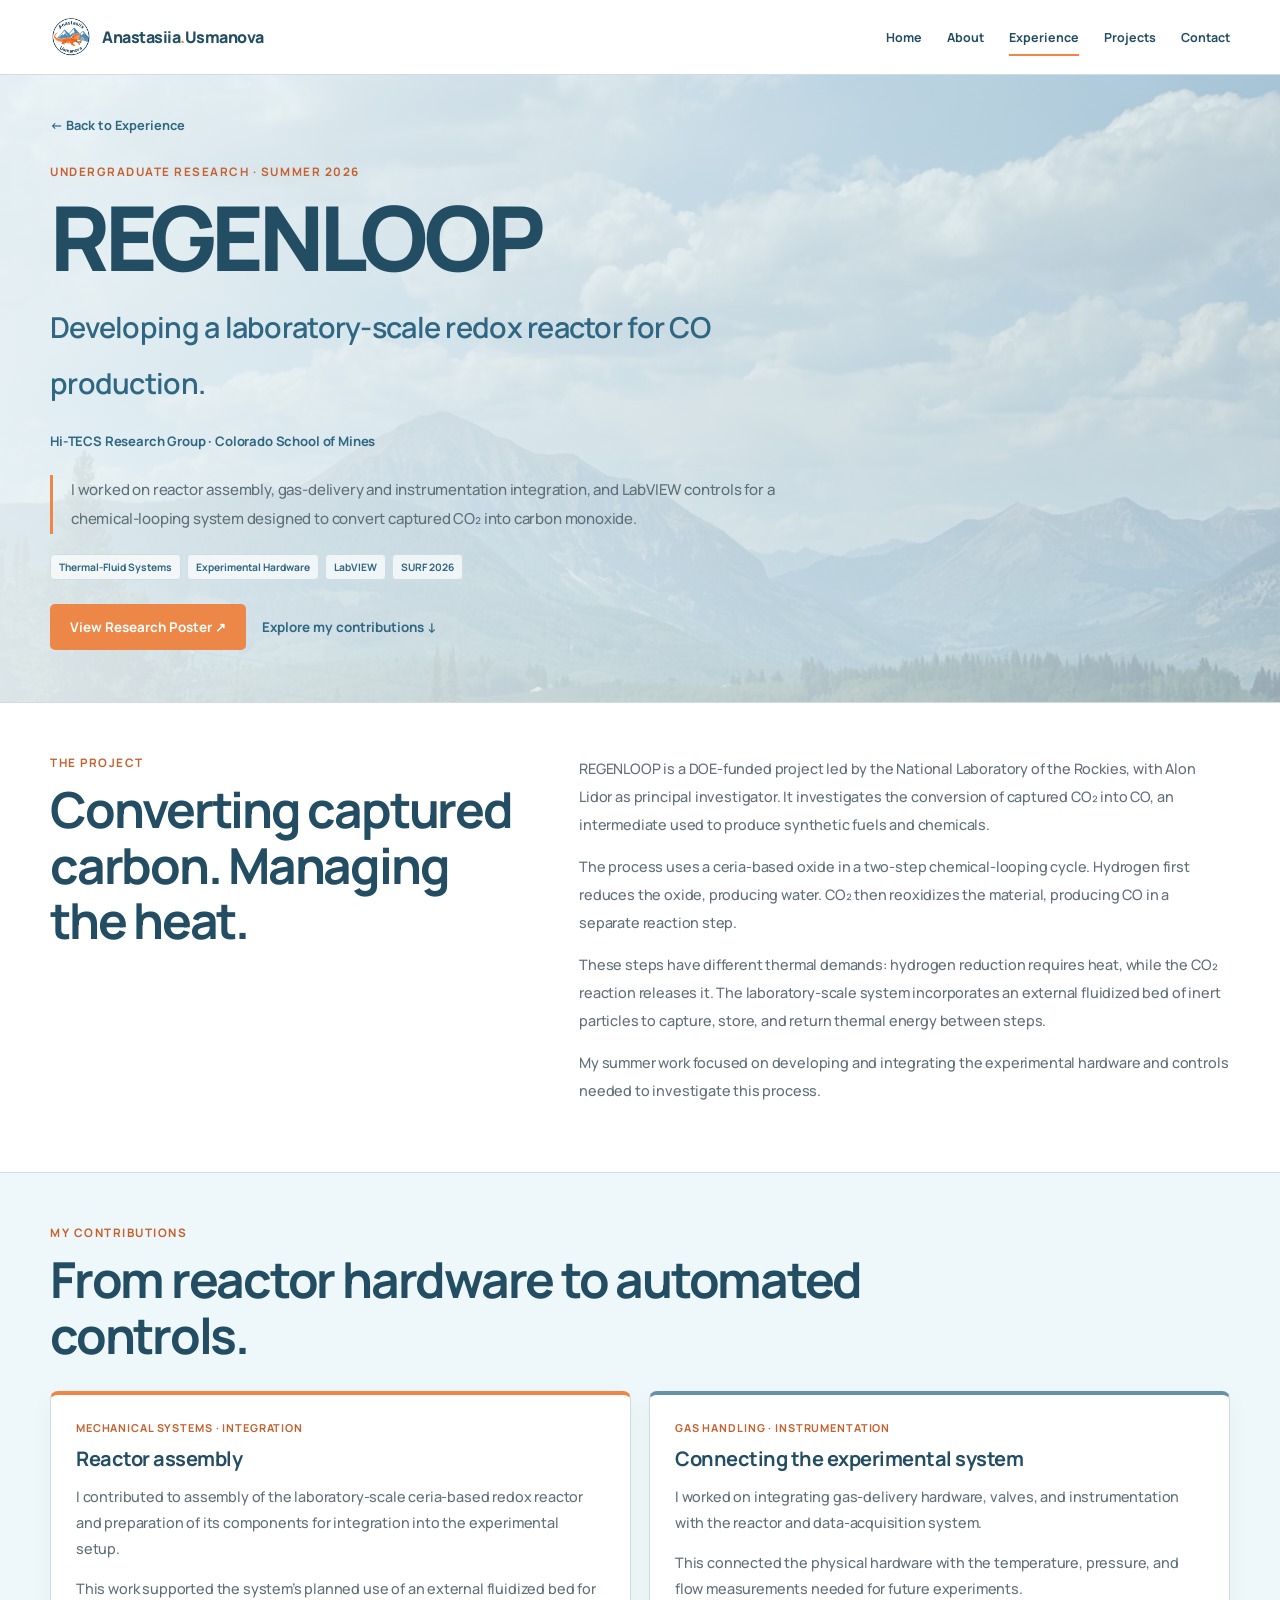
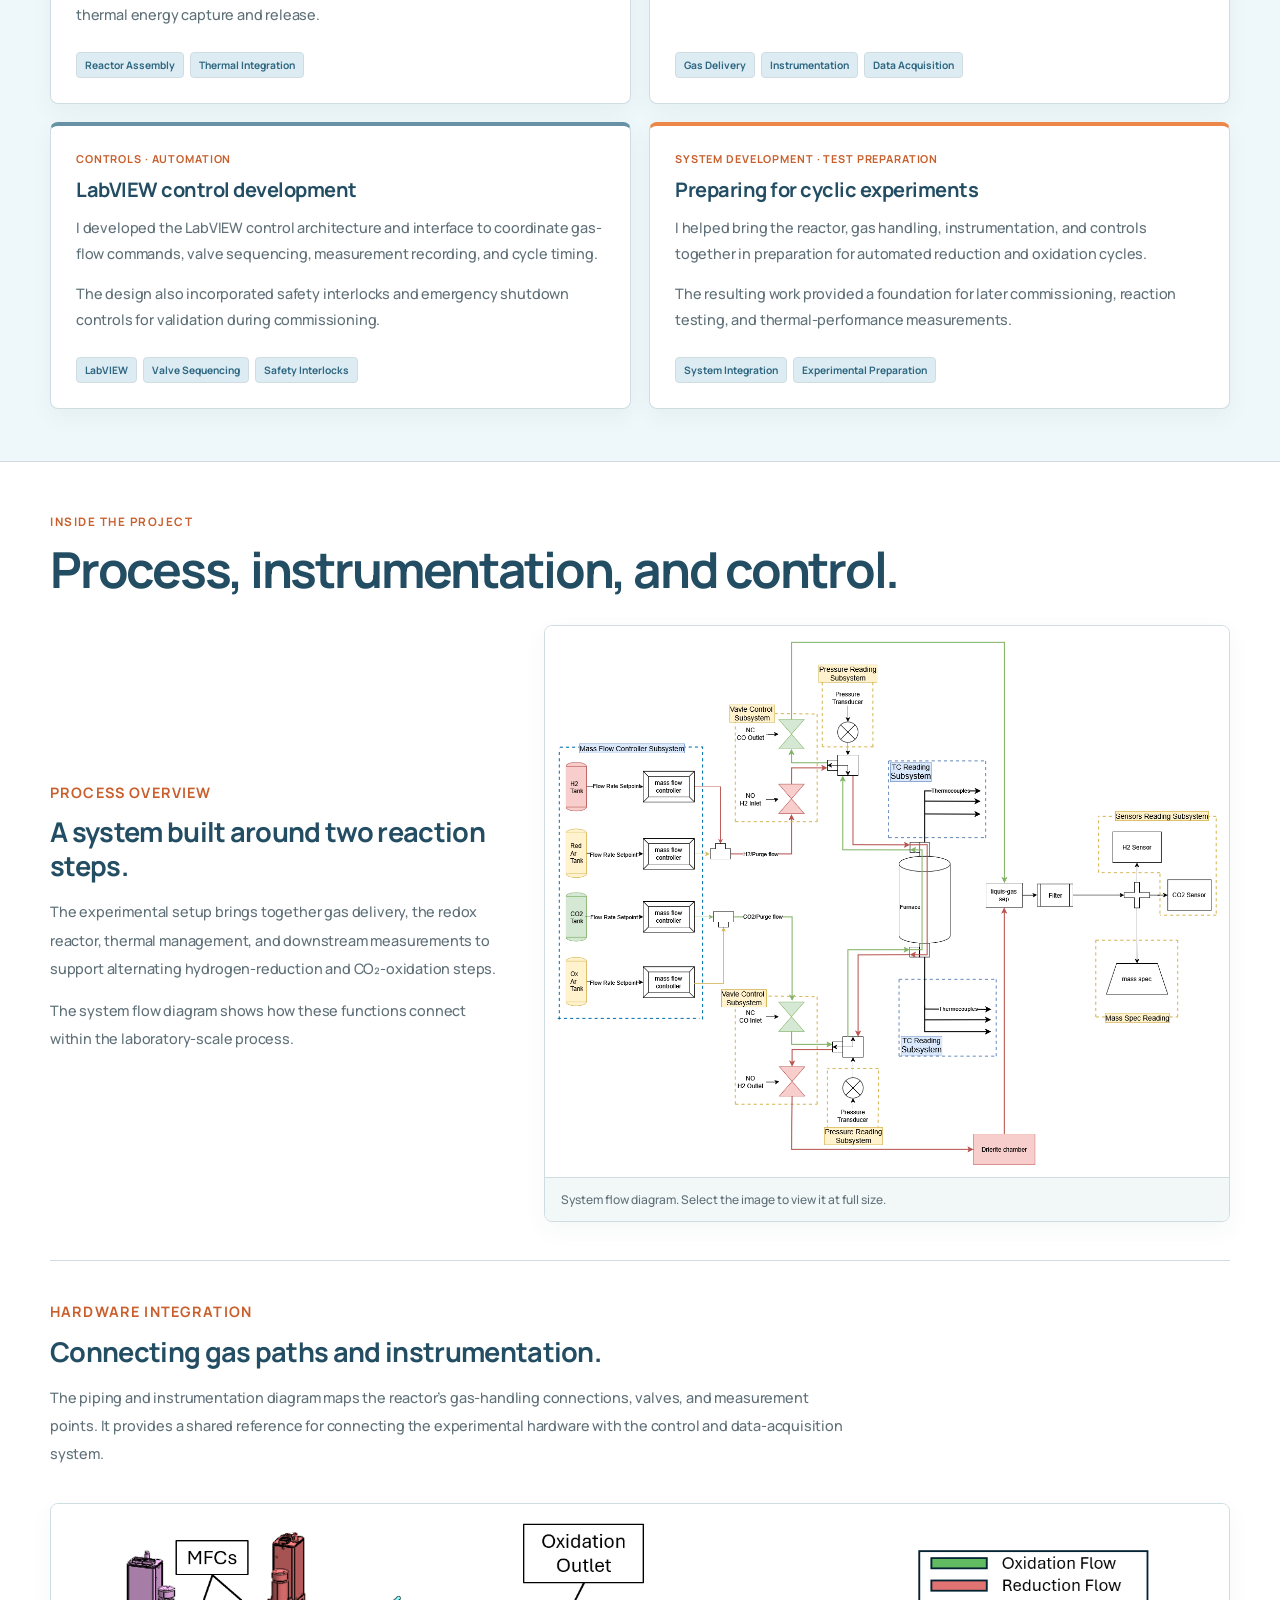
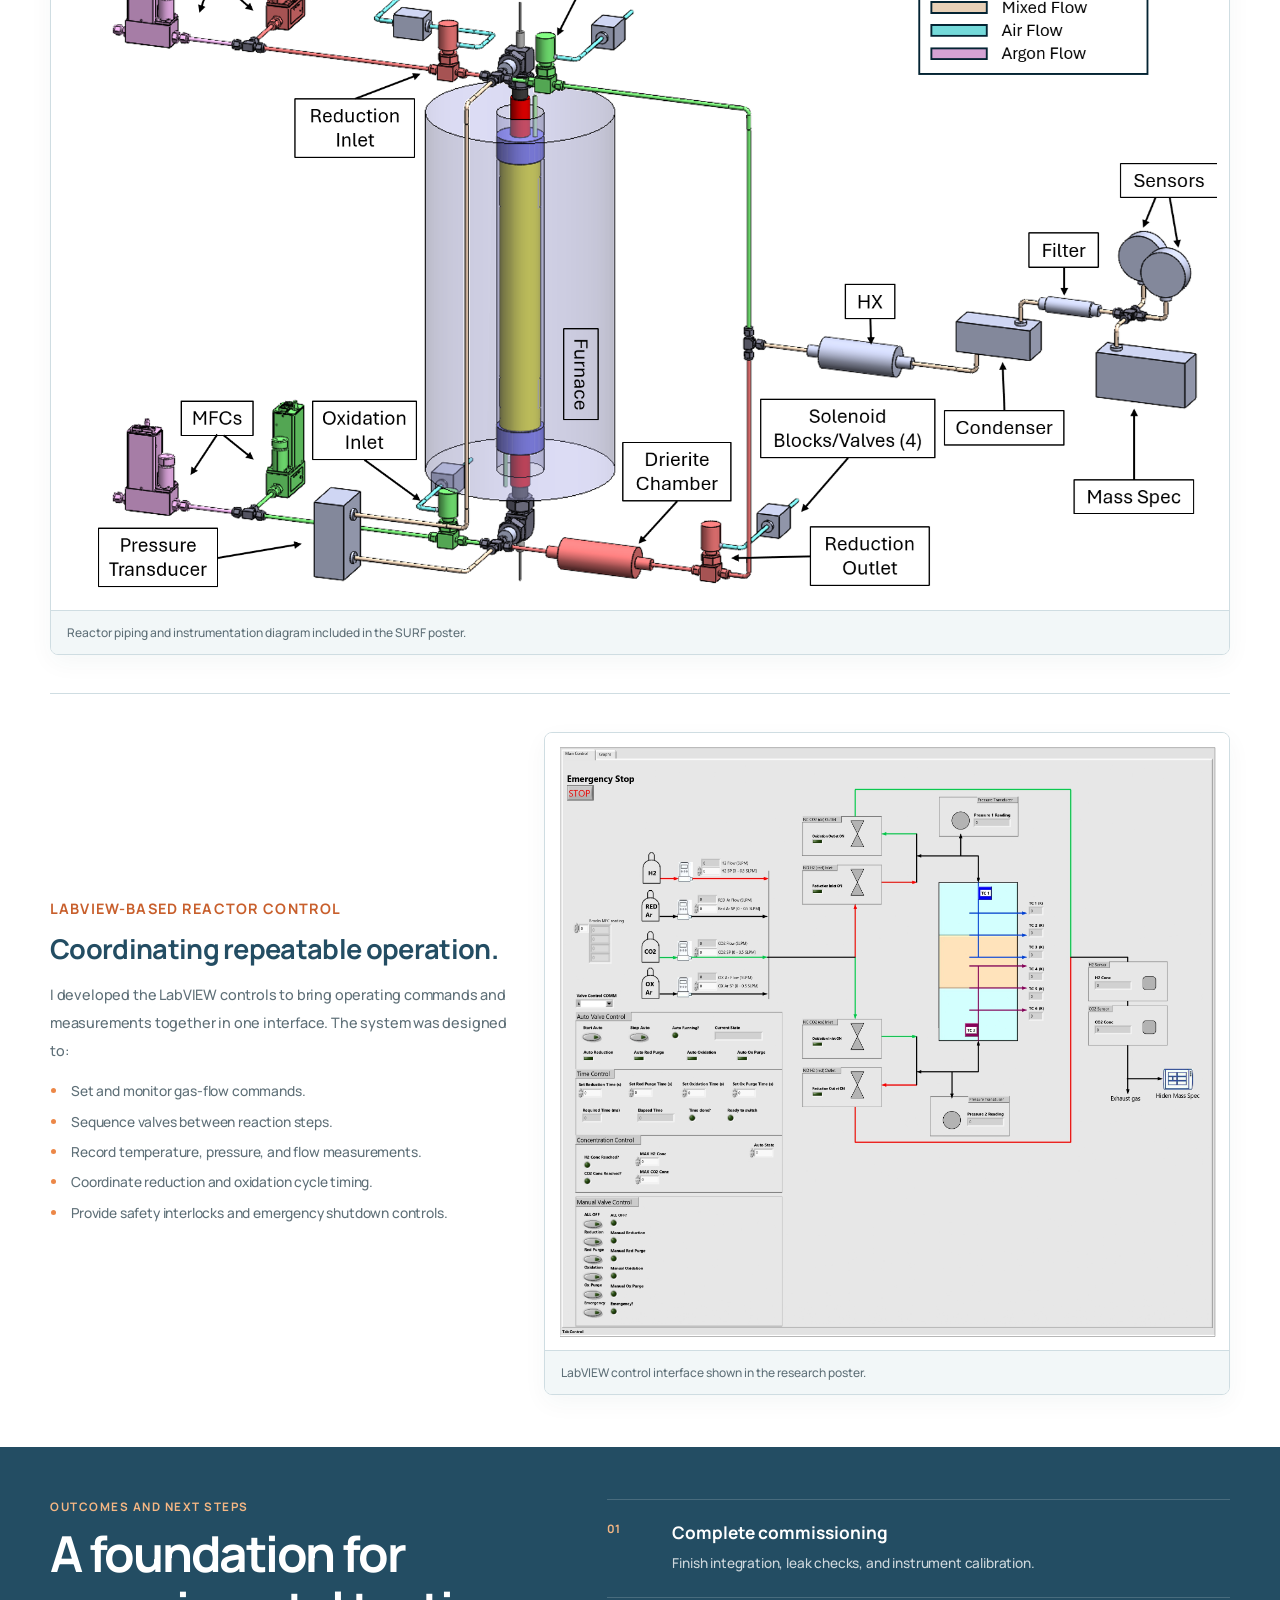
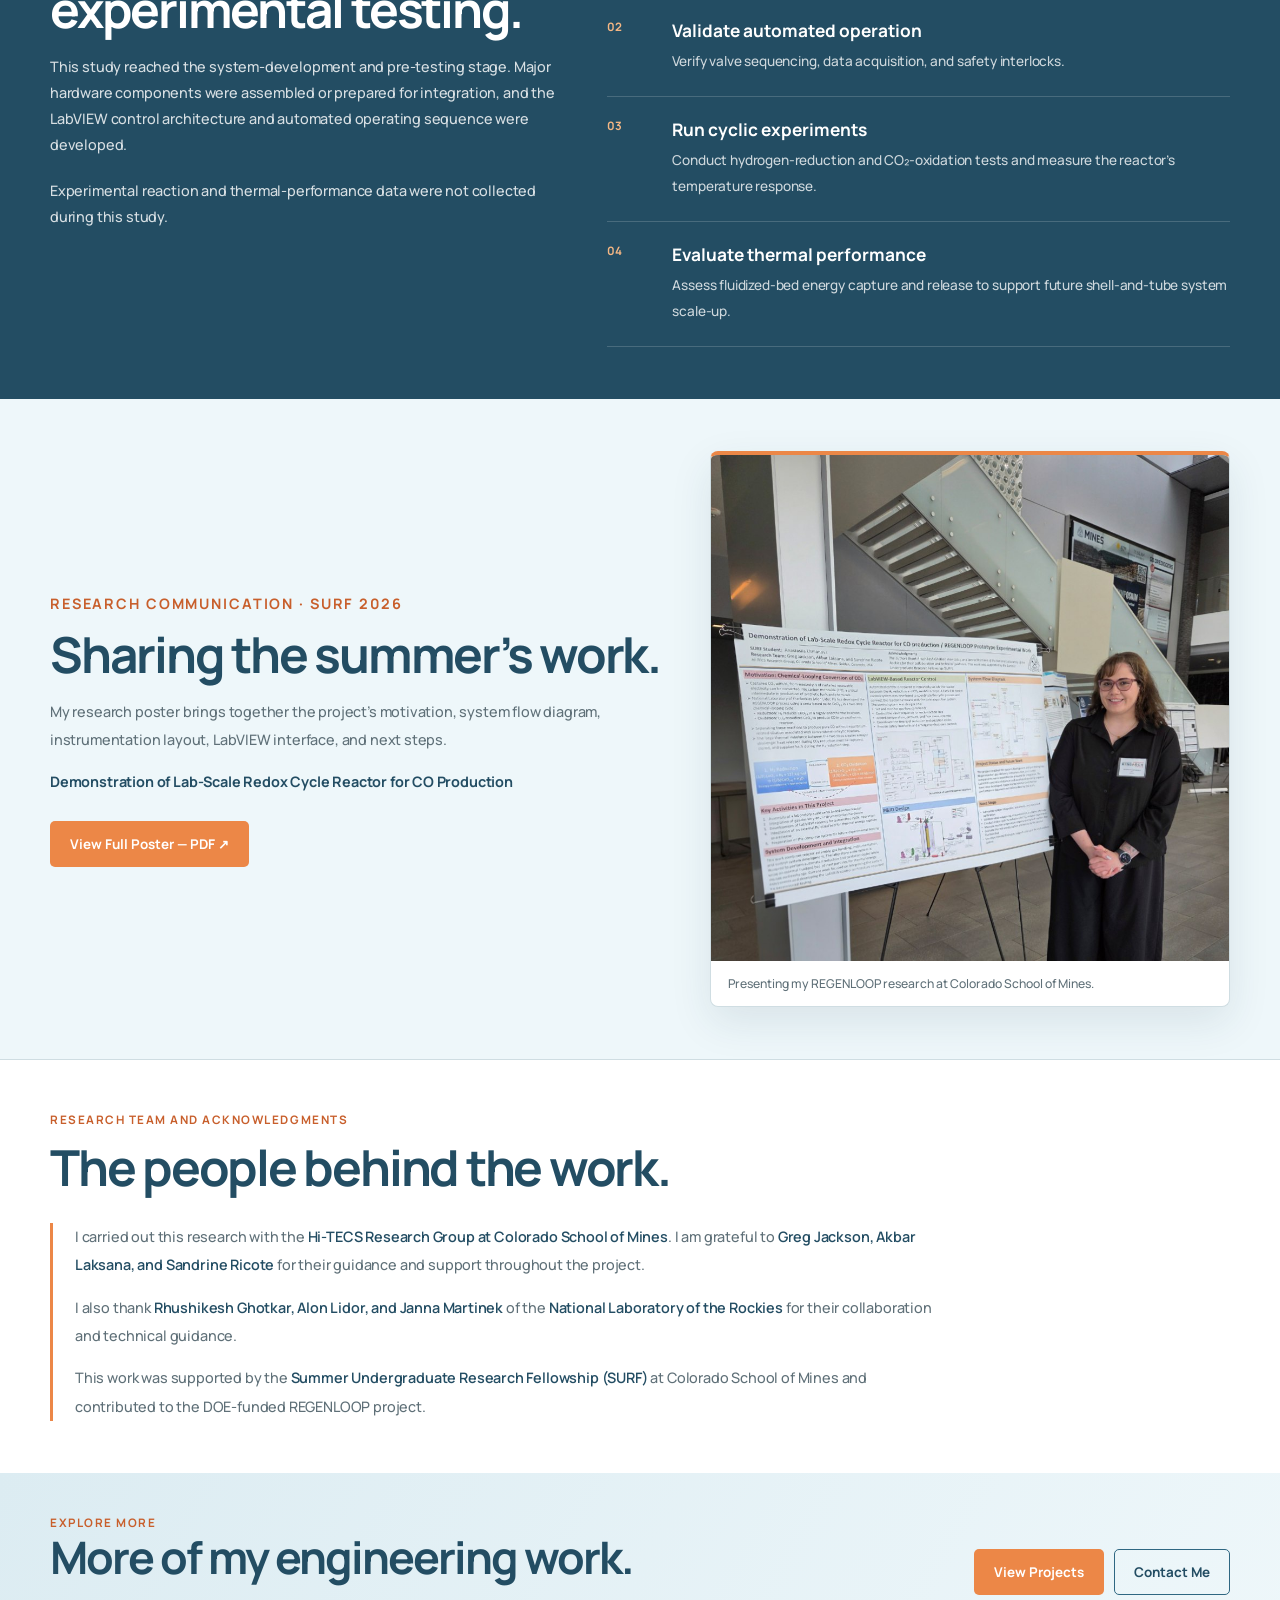
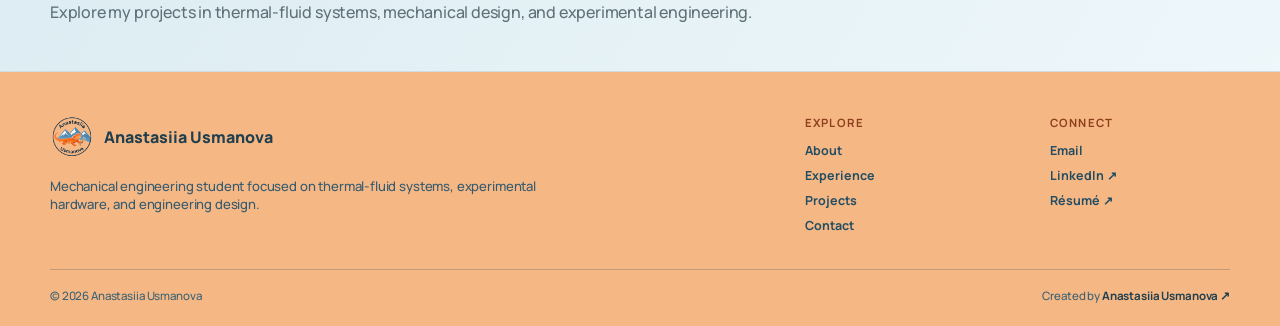
<file: experience/regenloop/index.html>
<!DOCTYPE html>
<html lang="en">

<head>
    <meta charset="UTF-8">
    <meta name="viewport" content="width=device-width, initial-scale=1.0">

    <meta
        name="description"
        content="REGENLOOP research by Anastasiia Usmanova at Colorado School of Mines: reactor assembly, instrumentation integration, and LabVIEW controls."
    >

    <meta
        name="robots"
        content="index, follow, max-image-preview:large, max-snippet:-1"
    >

    <title>REGENLOOP Research | Anastasiia Usmanova</title>

    <link rel="icon" type="image/png" href="../../image/logo.png">
    <link rel="stylesheet" href="../../style.css">

    
</head>

<body>

    <!-- Navigation -->

    <header class="site-header">
        <nav class="navbar">

            <a class="logo" href="../../">
                <img
                    class="site-logo-image"
                    src="../../image/logo.png"
                    alt=""
                >
                <span class="site-logo-name">
                    Anastasiia<span>.</span>Usmanova
                </span>
            </a>

            <div class="nav-links">
                <a href="../../">Home</a>
                <a href="../../about/">About</a>
                <a class="active-nav-link" href="../">Experience</a>
                <a href="../../projects/">Projects</a>
                <a href="../../contact/">Contact</a>
            </div>

        </nav>
    </header>

    <main class="regenloop-page">

        <!-- Hero -->

        <div class="hero-area">
            <section class="rl-hero">
                <div class="section-container">

                    <a class="text-link rl-back" href="../#research">
                        ← Back to Experience
                    </a>

                    <p class="section-label">
                        Undergraduate Research · Summer 2026
                    </p>

                    <h1>REGENLOOP</h1>

                    <p class="rl-subtitle">
                        Developing a laboratory-scale redox reactor
                        for CO production.
                    </p>

                    <p class="organization">
                        Hi-TECS Research Group · Colorado School of Mines
                    </p>

                    <p class="rl-summary">
                        I worked on reactor assembly, gas-delivery and
                        instrumentation integration, and LabVIEW controls
                        for a chemical-looping system designed to convert
                        captured CO₂ into carbon monoxide.
                    </p>

                    <div class="project-tags">
                        <span>Thermal-Fluid Systems</span>
                        <span>Experimental Hardware</span>
                        <span>LabVIEW</span>
                        <span>SURF 2026</span>
                    </div>

                    <div class="rl-actions">
                        <a
                            class="button primary-button"
                            href="https://drive.google.com/file/d/1gb8w0KWPGR4jz50ASzFZLu1zmUkE0z2X/view?usp=drive_link"
                            target="_blank"
                            rel="noopener noreferrer"
                        >
                            View Research Poster ↗
                        </a>

                        <a class="text-link" href="#contributions">
                            Explore my contributions ↓
                        </a>
                    </div>

                </div>
            </section>
        </div>

        <!-- Overview -->

        <section class="introduction-section rl-section">
            <div class="section-container rl-overview">

                <div>
                    <p class="section-label">The Project</p>

                    <h2 class="section-title">
                        Converting captured carbon.
                        Managing the heat.
                    </h2>
                </div>

                <div class="introduction-text rl-copy">
                    <p>
                        REGENLOOP is a DOE-funded project led by the
                        National Laboratory of the Rockies, with Alon Lidor
                        as principal investigator. It investigates the
                        conversion of captured CO₂ into CO, an intermediate
                        used to produce synthetic fuels and chemicals.
                    </p>

                    <p>
                        The process uses a ceria-based oxide in a two-step
                        chemical-looping cycle. Hydrogen first reduces the
                        oxide, producing water. CO₂ then reoxidizes the
                        material, producing CO in a separate reaction step.
                    </p>

                    <p>
                        These steps have different thermal demands:
                        hydrogen reduction requires heat, while the
                        CO₂ reaction releases it. The laboratory-scale
                        system incorporates an external fluidized bed of
                        inert particles to capture, store, and return
                        thermal energy between steps.
                    </p>

                    <p>
                        My summer work focused on developing and integrating
                        the experimental hardware and controls needed to
                        investigate this process.
                    </p>
                </div>

            </div>
        </section>

        <!-- Contributions -->

        <section
            class="projects-section rl-section"
            id="contributions"
        >
            <div class="section-container">

                <div class="section-heading">
                    <div>
                        <p class="section-label">My Contributions</p>

                        <h2 class="section-title">
                            From reactor hardware to automated controls.
                        </h2>
                    </div>
                </div>

                <div class="projects-grid rl-contributions">

                    <article class="project-card">
                        <div class="project-content">

                            <p class="project-category">
                                Mechanical Systems · Integration
                            </p>

                            <h3>Reactor assembly</h3>

                            <p>
                                I contributed to assembly of the
                                laboratory-scale ceria-based redox reactor
                                and preparation of its components for
                                integration into the experimental setup.
                            </p>

                            <p>
                                This work supported the system’s planned
                                use of an external fluidized bed for
                                thermal energy capture and release.
                            </p>

                            <div class="project-tags">
                                <span>Reactor Assembly</span>
                                <span>Thermal Integration</span>
                            </div>

                        </div>
                    </article>

                    <article class="project-card">
                        <div class="project-content">

                            <p class="project-category">
                                Gas Handling · Instrumentation
                            </p>

                            <h3>Connecting the experimental system</h3>

                            <p>
                                I worked on integrating gas-delivery
                                hardware, valves, and instrumentation
                                with the reactor and data-acquisition
                                system.
                            </p>

                            <p>
                                This connected the physical hardware
                                with the temperature, pressure, and
                                flow measurements needed for future
                                experiments.
                            </p>

                            <div class="project-tags">
                                <span>Gas Delivery</span>
                                <span>Instrumentation</span>
                                <span>Data Acquisition</span>
                            </div>

                        </div>
                    </article>

                    <article class="project-card">
                        <div class="project-content">

                            <p class="project-category">
                                Controls · Automation
                            </p>

                            <h3>LabVIEW control development</h3>

                            <p>
                                I developed the LabVIEW control
                                architecture and interface to coordinate
                                gas-flow commands, valve sequencing,
                                measurement recording, and cycle timing.
                            </p>

                            <p>
                                The design also incorporated safety
                                interlocks and emergency shutdown controls
                                for validation during commissioning.
                            </p>

                            <div class="project-tags">
                                <span>LabVIEW</span>
                                <span>Valve Sequencing</span>
                                <span>Safety Interlocks</span>
                            </div>

                        </div>
                    </article>

                    <article class="project-card">
                        <div class="project-content">

                            <p class="project-category">
                                System Development · Test Preparation
                            </p>

                            <h3>Preparing for cyclic experiments</h3>

                            <p>
                                I helped bring the reactor, gas handling,
                                instrumentation, and controls together
                                in preparation for automated reduction
                                and oxidation cycles.
                            </p>

                            <p>
                                The resulting work provided a foundation
                                for later commissioning, reaction testing,
                                and thermal-performance measurements.
                            </p>

                            <div class="project-tags">
                                <span>System Integration</span>
                                <span>Experimental Preparation</span>
                            </div>

                        </div>
                    </article>

                </div>
            </div>
        </section>

        <!-- Three figures from the poster -->

        <section class="rl-section">
            <div class="section-container">

                <div class="section-heading">
                    <div>
                        <p class="section-label">Inside the Project</p>

                        <h2 class="section-title">
                            Process, instrumentation, and control.
                        </h2>
                    </div>
                </div>

                <!-- Figure 1: Flow diagram -->

                <div class="rl-feature">

                    <div class="rl-copy">
                        <p class="project-category">
                            Process Overview
                        </p>

                        <h3>A system built around two reaction steps.</h3>

                        <p>
                            The experimental setup brings together gas
                            delivery, the redox reactor, thermal management,
                            and downstream measurements to support
                            alternating hydrogen-reduction and
                            CO₂-oxidation steps.
                        </p>

                        <p>
                            The system flow diagram shows how these
                            functions connect within the laboratory-scale
                            process.
                        </p>
                    </div>

                    <figure class="rl-figure">
                        <a
                            class="rl-image-link"
                            href="../../image/Flow814.png"
                            target="_blank"
                            rel="noopener noreferrer"
                            aria-label="Open the system flow diagram at full size"
                        >
                            <img
                                src="../../image/Flow814.png"
                                alt="REGENLOOP system flow diagram from the research poster."
                                loading="lazy"
                                decoding="async"
                            >
                        </a>

                        <figcaption>
                            System flow diagram. Select the image to
                            view it at full size.
                        </figcaption>
                    </figure>

                </div>

                <!-- Figure 2: P&ID -->

                <div class="rl-feature rl-feature-wide">

                    <div class="rl-copy">
                        <p class="project-category">
                            Hardware Integration
                        </p>

                        <h3>Connecting gas paths and instrumentation.</h3>

                        <p>
                            The piping and instrumentation diagram maps
                            the reactor’s gas-handling connections,
                            valves, and measurement points. It provides
                            a shared reference for connecting the
                            experimental hardware with the control
                            and data-acquisition system.
                        </p>
                    </div>

                    <figure class="rl-figure">
                        <a
                            class="rl-image-link"
                            href="../../image/PID2.png"
                            target="_blank"
                            rel="noopener noreferrer"
                            aria-label="Open the piping and instrumentation diagram at full size"
                        >
                            <img
                                src="../../image/PID2.png"
                                alt="Piping and instrumentation diagram for the REGENLOOP laboratory-scale reactor."
                                loading="lazy"
                                decoding="async"
                            >
                        </a>

                        <figcaption>
                            Reactor piping and instrumentation diagram
                            included in the SURF poster.
                        </figcaption>
                    </figure>

                </div>

                <!-- Figure 3: LabVIEW -->

                <div class="rl-feature">

                    <div class="rl-copy">
                        <p class="project-category">
                            LabVIEW-Based Reactor Control
                        </p>

                        <h3>Coordinating repeatable operation.</h3>

                        <p>
                            I developed the LabVIEW controls to bring
                            operating commands and measurements together
                            in one interface. The system was designed to:
                        </p>

                        <ul class="rl-list">
                            <li>Set and monitor gas-flow commands.</li>
                            <li>Sequence valves between reaction steps.</li>
                            <li>
                                Record temperature, pressure, and
                                flow measurements.
                            </li>
                            <li>
                                Coordinate reduction and oxidation
                                cycle timing.
                            </li>
                            <li>
                                Provide safety interlocks and
                                emergency shutdown controls.
                            </li>
                        </ul>
                    </div>

                    <figure class="rl-figure">
                        <a
                            class="rl-image-link"
                            href="../../image/labview814.png"
                            target="_blank"
                            rel="noopener noreferrer"
                            aria-label="Open the LabVIEW control interface at full size"
                        >
                            <img
                                src="../../image/labview814.png"
                                alt="LabVIEW reactor control interface developed for the REGENLOOP experimental system."
                                loading="lazy"
                                decoding="async"
                            >
                        </a>

                        <figcaption>
                            LabVIEW control interface shown in the
                            research poster.
                        </figcaption>
                    </figure>

                </div>

            </div>
        </section>

        <!-- Outcomes -->

        <section class="skills-section">
            <div class="section-container skills-layout">

                <div class="skills-introduction">
                    <p class="section-label light-label">
                        Outcomes and Next Steps
                    </p>

                    <h2>
                        A foundation for experimental testing.
                    </h2>

                    <p>
                        This study reached the system-development and
                        pre-testing stage. Major hardware components
                        were assembled or prepared for integration,
                        and the LabVIEW control architecture and
                        automated operating sequence were developed.
                    </p>

                    <p>
                        Experimental reaction and thermal-performance
                        data were not collected during this study.
                    </p>
                </div>

                <div class="skills-grid">

                    <div class="skill-item">
                        <span>01</span>
                        <div>
                            <h3>Complete commissioning</h3>
                            <p>
                                Finish integration, leak checks, and
                                instrument calibration.
                            </p>
                        </div>
                    </div>

                    <div class="skill-item">
                        <span>02</span>
                        <div>
                            <h3>Validate automated operation</h3>
                            <p>
                                Verify valve sequencing, data acquisition,
                                and safety interlocks.
                            </p>
                        </div>
                    </div>

                    <div class="skill-item">
                        <span>03</span>
                        <div>
                            <h3>Run cyclic experiments</h3>
                            <p>
                                Conduct hydrogen-reduction and
                                CO₂-oxidation tests and measure the
                                reactor’s temperature response.
                            </p>
                        </div>
                    </div>

                    <div class="skill-item">
                        <span>04</span>
                        <div>
                            <h3>Evaluate thermal performance</h3>
                            <p>
                                Assess fluidized-bed energy capture
                                and release to support future
                                shell-and-tube system scale-up.
                            </p>
                        </div>
                    </div>

                </div>
            </div>
        </section>

        <!-- Poster and presentation photo -->

        <section class="projects-section rl-section" id="poster">
            <div class="section-container rl-poster-layout">

                <div class="rl-poster-copy rl-copy">
                    <p class="section-label">
                        Research Communication · SURF 2026
                    </p>

                    <h2 class="section-title">
                        Sharing the summer’s work.
                    </h2>

                    <p>
                        My research poster brings together the project’s
                        motivation, system flow diagram, instrumentation
                        layout, LabVIEW interface, and next steps.
                    </p>

                    <p>
                        <strong>
                            Demonstration of Lab-Scale Redox Cycle
                            Reactor for CO Production
                        </strong>
                    </p>

                    <div class="rl-actions">
                        <a
                            class="button primary-button"
                            href="https://drive.google.com/file/d/1gb8w0KWPGR4jz50ASzFZLu1zmUkE0z2X/view?usp=drive_link"
                            target="_blank"
                            rel="noopener noreferrer"
                        >
                            View Full Poster — PDF ↗
                        </a>
                    </div>
                </div>

                <!-- Hidden automatically until the photo is available. -->

                <figure class="rl-poster-photo">
                    <img
                        src="../../image/anastasiia_poster.jpg"
                        alt="Anastasiia Usmanova presenting her REGENLOOP research poster."
                        loading="lazy"
                        decoding="async"
                        onerror="this.closest('figure').hidden = true;"
                    >

                    <figcaption>
                        Presenting my REGENLOOP research at
                        Colorado School of Mines.
                    </figcaption>
                </figure>

            </div>
        </section>

        <!-- Acknowledgments -->

        <section class="introduction-section rl-section">
            <div class="section-container">

                <div class="section-heading">
                    <div>
                        <p class="section-label">
                            Research Team and Acknowledgments
                        </p>

                        <h2 class="section-title">
                            The people behind the work.
                        </h2>
                    </div>
                </div>

                <div class="rl-team">
                    <p>
                        I carried out this research with the
                        <strong>Hi-TECS Research Group at Colorado
                        School of Mines</strong>. I am grateful to
                        <strong>Greg Jackson, Akbar Laksana, and
                        Sandrine Ricote</strong> for their guidance
                        and support throughout the project.
                    </p>

                    <p>
                        I also thank
                        <strong>Rhushikesh Ghotkar, Alon Lidor, and
                        Janna Martinek</strong> of the
                        <strong>National Laboratory of the Rockies</strong>
                        for their collaboration and technical guidance.
                    </p>

                    <p>
                        This work was supported by the
                        <strong>Summer Undergraduate Research
                        Fellowship (SURF)</strong> at Colorado School
                        of Mines and contributed to the DOE-funded
                        REGENLOOP project.
                    </p>
                </div>

            </div>
        </section>

        <!-- Contact -->

        <section class="contact-cta">
            <div class="section-container contact-cta-content">

                <div>
                    <p class="section-label">Explore More</p>

                    <h2>More of my engineering work.</h2>

                    <p>
                        Explore my projects in thermal-fluid systems,
                        mechanical design, and experimental engineering.
                    </p>
                </div>

                <div class="contact-cta-buttons">
                    <a
                        class="button primary-button"
                        href="../../projects/"
                    >
                        View Projects
                    </a>

                    <a
                        class="button secondary-button"
                        href="../../contact/"
                    >
                        Contact Me
                    </a>
                </div>

            </div>
        </section>

    </main>

    <!-- Footer -->

    <footer>
        <div class="footer-content">

            <div>
                <a class="footer-logo" href="../../">
                    <img src="../../image/logo.png" alt="">
                    <span>Anastasiia Usmanova</span>
                </a>

                <p>
                    Mechanical engineering student focused on thermal-fluid
                    systems, experimental hardware, and engineering design.
                </p>
            </div>

            <div class="footer-column">
                <h3>Explore</h3>
                <a href="../../about/">About</a>
                <a href="../">Experience</a>
                <a href="../../projects/">Projects</a>
                <a href="../../contact/">Contact</a>
            </div>

            <div class="footer-column">
                <h3>Connect</h3>

                <a href="mailto:anastasiia.usmanova.eng@gmail.com">
                    Email
                </a>

                <a
                    href="https://www.linkedin.com/in/ausmanova/"
                    target="_blank"
                    rel="noopener noreferrer"
                >
                    LinkedIn ↗
                </a>

                <a
                    href="https://drive.google.com/file/d/1IAk1YIRx1ODrd-aK2GtUqN830A_kuqkT/view"
                    target="_blank"
                    rel="noopener noreferrer"
                >
                    Résumé ↗
                </a>
            </div>

        </div>

        <div class="footer-bottom">
            <p>© 2026 Anastasiia Usmanova</p>

            <p>
                Created by
                <a
                    href="https://www.linkedin.com/in/ausmanova/"
                    target="_blank"
                    rel="noopener noreferrer"
                >
                    Anastasiia Usmanova ↗
                </a>
            </p>
        </div>
    </footer>

</body>
</html>
</file>
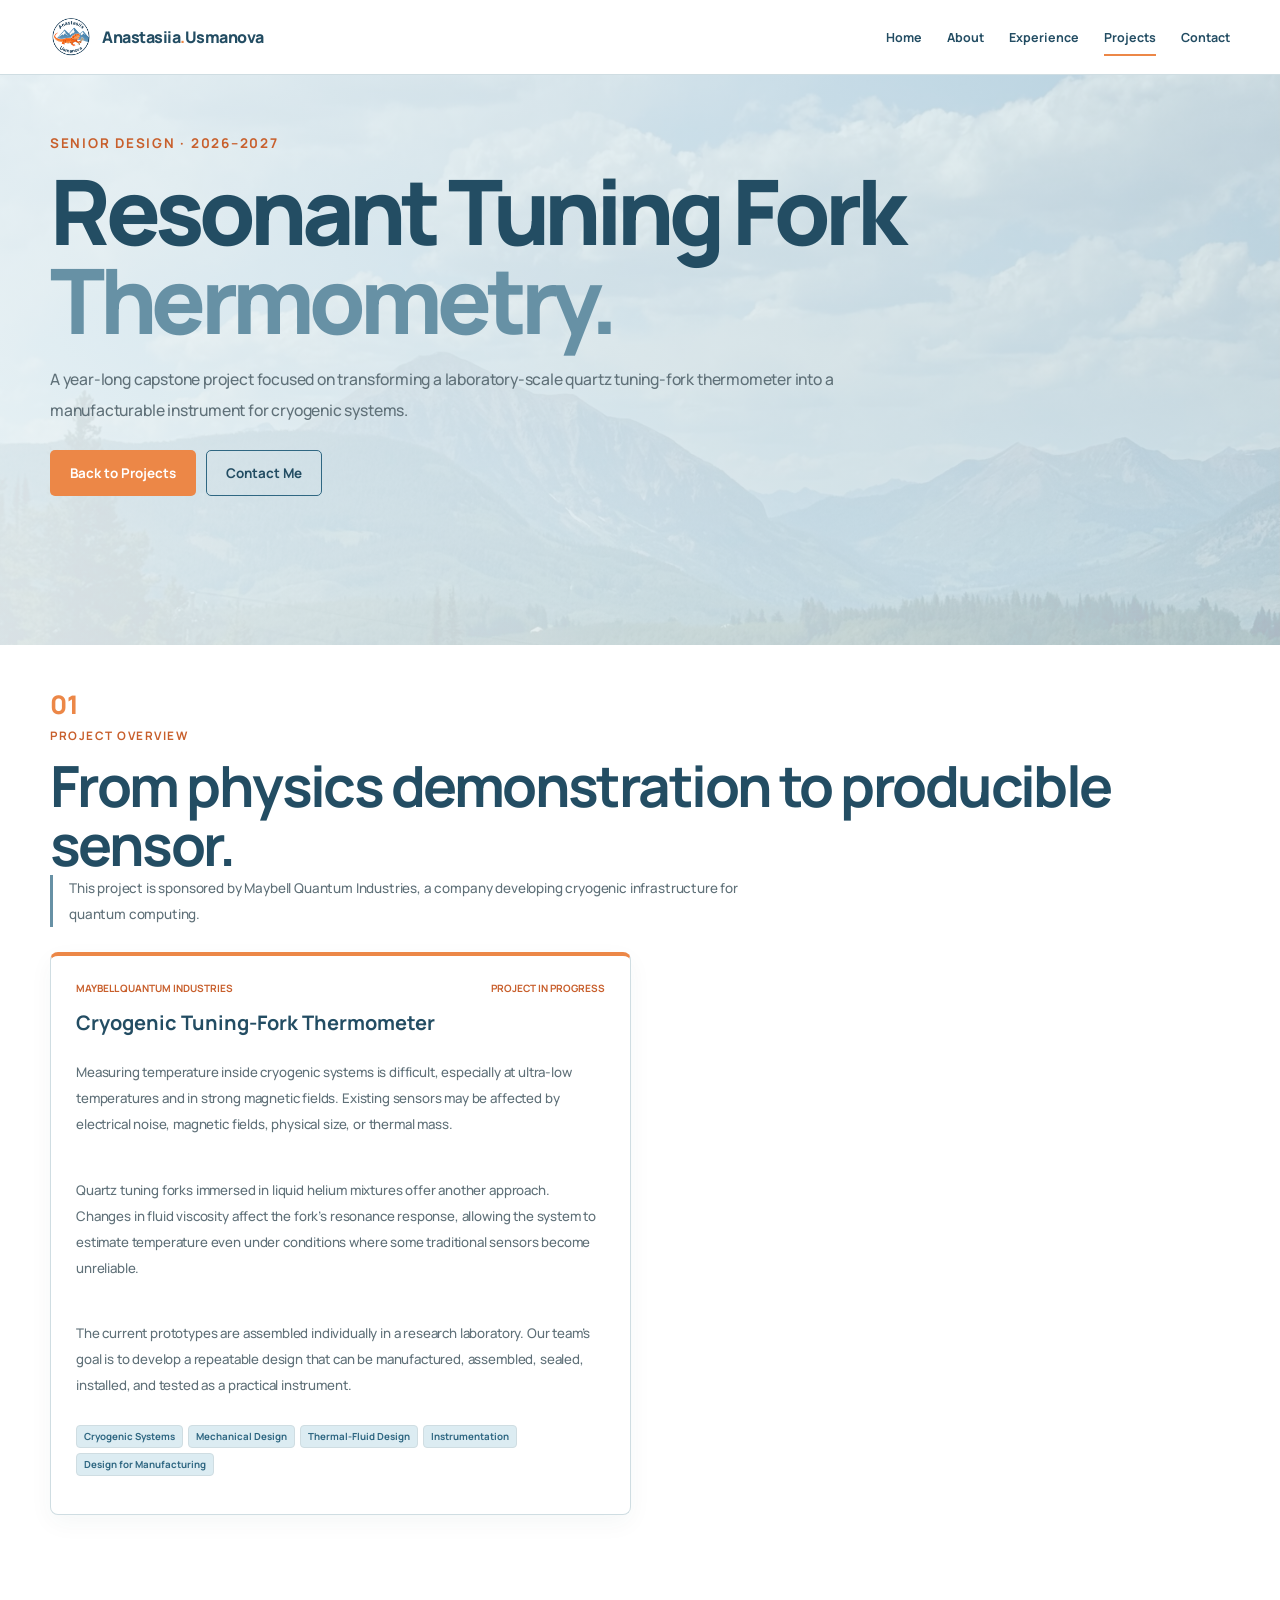
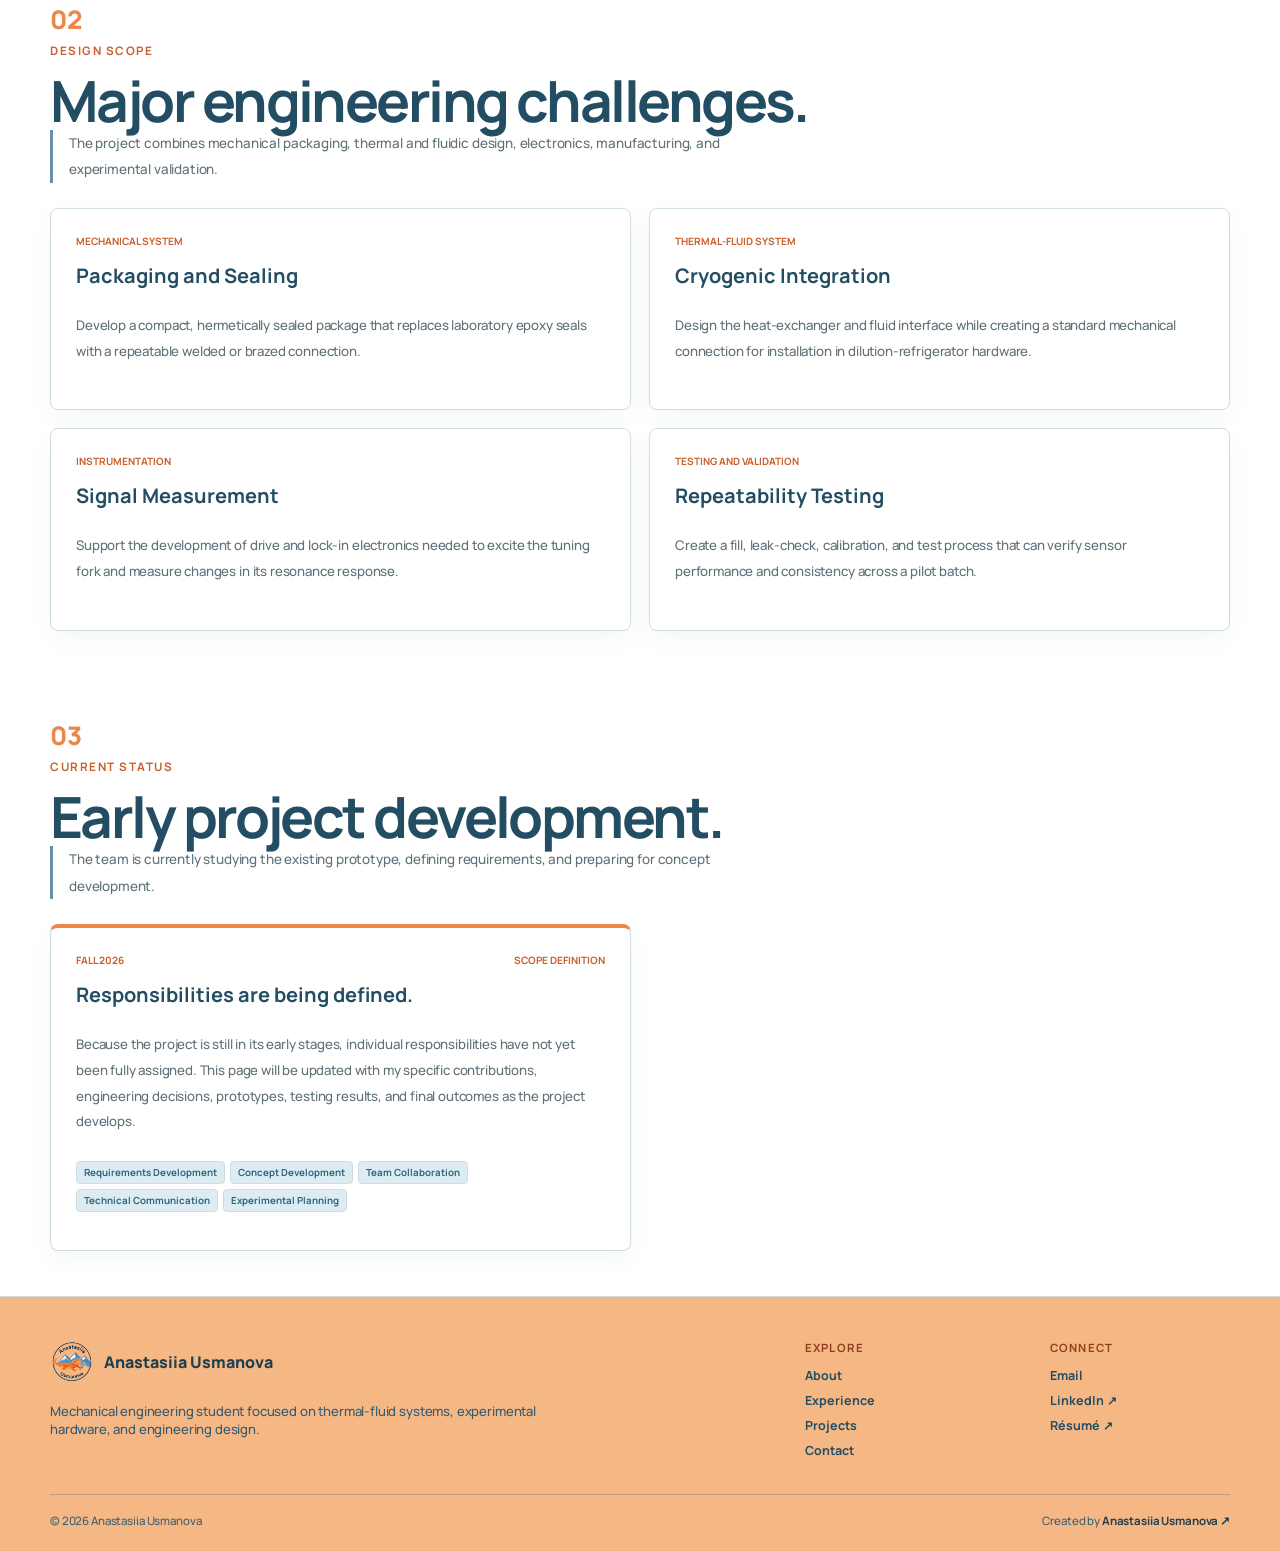
<file: projects/seniordesign/index.html>
<!DOCTYPE html>
<html lang="en">

<head>

    <meta charset="UTF-8">

    <meta
        name="viewport"
        content="width=device-width, initial-scale=1.0"
    >

    <meta
        name="description"
        content="Senior Design project by Anastasiia Usmanova at Colorado School of Mines. Development of a manufacturable quartz tuning-fork thermometer for cryogenic systems in collaboration with Maybell Quantum Industries."
    >

    <meta
        name="robots"
        content="index, follow, max-image-preview:large, max-snippet:-1"
    >

    <title>Senior Design | Anastasiia Usmanova</title>

    <link
        rel="icon"
        type="image/png"
        href="../../image/logo.png"
    >

    <link
        rel="stylesheet"
        href="../../style.css"
    >

</head>


<body>

    <!-- Navigation -->

    <header class="site-header">

        <nav class="navbar">

            <a class="logo" href="../../">

                <img
                    class="site-logo-image"
                    src="../../image/logo.png"
                    alt=""
                >

                <span class="site-logo-name">
                    Anastasiia<span>.</span>Usmanova
                </span>

            </a>


            <div class="nav-links">

                <a href="../../">Home</a>
                <a href="../../about/">About</a>
                <a href="../../experience/">Experience</a>

                <a
                    class="active-nav-link"
                    href="../"
                >
                    Projects
                </a>

                <a href="../../contact/">Contact</a>

            </div>

        </nav>

    </header>


    <main>

        <!-- Hero -->

        <section class="projects-page-hero">

            <div class="section-container">

                <p class="section-label">
                    Senior Design · 2026–2027
                </p>

                <h1>
                    Resonant Tuning Fork
                    <span>Thermometry.</span>
                </h1>

                <p class="projects-page-introduction">
                    A year-long capstone project focused on transforming
                    a laboratory-scale quartz tuning-fork thermometer into
                    a manufacturable instrument for cryogenic systems.
                </p>

                <div class="projects-hero-actions">

                    <a
                        class="button primary-button"
                        href="../#senior-design"
                    >
                        Back to Projects
                    </a>

                    <a
                        class="button secondary-button"
                        href="../../contact/"
                    >
                        Contact Me
                    </a>

                </div>

            </div>

        </section>


        <!-- Project Overview -->

        <section class="discipline-section">

            <div class="section-container">

                <div class="discipline-heading">

                    <div>

                        <span class="discipline-number">
                            01
                        </span>

                        <p class="section-label">
                            Project Overview
                        </p>

                        <h2>
                            From physics demonstration to producible sensor.
                        </h2>

                    </div>

                    <p>
                        This project is sponsored by Maybell Quantum Industries,
                        a company developing cryogenic infrastructure for quantum
                        computing.
                    </p>

                </div>


                <div class="discipline-project-grid">

                    <article class="discipline-project-card featured-project">

                        <div class="project-card-meta">
                            <span>Maybell Quantum Industries</span>
                            <span>Project in Progress</span>
                        </div>

                        <h3>
                            Cryogenic Tuning-Fork Thermometer
                        </h3>

                        <p>
                            Measuring temperature inside cryogenic systems is
                            difficult, especially at ultra-low temperatures and
                            in strong magnetic fields. Existing sensors may be
                            affected by electrical noise, magnetic fields,
                            physical size, or thermal mass.
                        </p>

                        <p>
                            Quartz tuning forks immersed in liquid helium
                            mixtures offer another approach. Changes in fluid
                            viscosity affect the fork’s resonance response,
                            allowing the system to estimate temperature even
                            under conditions where some traditional sensors
                            become unreliable.
                        </p>

                        <p>
                            The current prototypes are assembled individually
                            in a research laboratory. Our team’s goal is to
                            develop a repeatable design that can be manufactured,
                            assembled, sealed, installed, and tested as a
                            practical instrument.
                        </p>

                        <div class="project-skill-list">
                            <span>Cryogenic Systems</span>
                            <span>Mechanical Design</span>
                            <span>Thermal-Fluid Design</span>
                            <span>Instrumentation</span>
                            <span>Design for Manufacturing</span>
                        </div>

                    </article>

                </div>

            </div>

        </section>


        <!-- Design Scope -->

        <section class="discipline-section">

            <div class="section-container">

                <div class="discipline-heading">

                    <div>

                        <span class="discipline-number">
                            02
                        </span>

                        <p class="section-label">
                            Design Scope
                        </p>

                        <h2>
                            Major engineering challenges.
                        </h2>

                    </div>

                    <p>
                        The project combines mechanical packaging, thermal and
                        fluidic design, electronics, manufacturing, and
                        experimental validation.
                    </p>

                </div>


                <div class="discipline-project-grid">

                    <article class="discipline-project-card">

                        <div class="project-card-meta">
                            <span>Mechanical System</span>
                        </div>

                        <h3>
                            Packaging and Sealing
                        </h3>

                        <p>
                            Develop a compact, hermetically sealed package that
                            replaces laboratory epoxy seals with a repeatable
                            welded or brazed connection.
                        </p>

                    </article>


                    <article class="discipline-project-card">

                        <div class="project-card-meta">
                            <span>Thermal-Fluid System</span>
                        </div>

                        <h3>
                            Cryogenic Integration
                        </h3>

                        <p>
                            Design the heat-exchanger and fluid interface while
                            creating a standard mechanical connection for
                            installation in dilution-refrigerator hardware.
                        </p>

                    </article>


                    <article class="discipline-project-card">

                        <div class="project-card-meta">
                            <span>Instrumentation</span>
                        </div>

                        <h3>
                            Signal Measurement
                        </h3>

                        <p>
                            Support the development of drive and lock-in
                            electronics needed to excite the tuning fork and
                            measure changes in its resonance response.
                        </p>

                    </article>


                    <article class="discipline-project-card">

                        <div class="project-card-meta">
                            <span>Testing and Validation</span>
                        </div>

                        <h3>
                            Repeatability Testing
                        </h3>

                        <p>
                            Create a fill, leak-check, calibration, and test
                            process that can verify sensor performance and
                            consistency across a pilot batch.
                        </p>

                    </article>

                </div>

            </div>

        </section>


        <!-- Current Status -->

        <section class="discipline-section">

            <div class="section-container">

                <div class="discipline-heading">

                    <div>

                        <span class="discipline-number">
                            03
                        </span>

                        <p class="section-label">
                            Current Status
                        </p>

                        <h2>
                            Early project development.
                        </h2>

                    </div>

                    <p>
                        The team is currently studying the existing prototype,
                        defining requirements, and preparing for concept
                        development.
                    </p>

                </div>


                <div class="discipline-project-grid">

                    <article class="discipline-project-card featured-project">

                        <div class="project-card-meta">
                            <span>Fall 2026</span>
                            <span>Scope Definition</span>
                        </div>

                        <h3>
                            Responsibilities are being defined.
                        </h3>

                        <p>
                            Because the project is still in its early stages,
                            individual responsibilities have not yet been fully
                            assigned. This page will be updated with my specific
                            contributions, engineering decisions, prototypes,
                            testing results, and final outcomes as the project
                            develops.
                        </p>

                        <div class="project-skill-list">
                            <span>Requirements Development</span>
                            <span>Concept Development</span>
                            <span>Team Collaboration</span>
                            <span>Technical Communication</span>
                            <span>Experimental Planning</span>
                        </div>

                    </article>

                </div>

            </div>

        </section>

    </main>


    <!-- Footer -->

    <footer>

        <div class="footer-content">

            <div>

                <a class="footer-logo" href="../../">
                    <img src="../../image/logo.png" alt="">
                    <span>Anastasiia Usmanova</span>
                </a>

                <p>
                    Mechanical engineering student focused on thermal-fluid
                    systems, experimental hardware, and engineering design.
                </p>

            </div>


            <div class="footer-column">

                <h3>Explore</h3>

                <a href="../../about/">About</a>
                <a href="../../experience/">Experience</a>
                <a href="../">Projects</a>
                <a href="../../contact/">Contact</a>

            </div>


            <div class="footer-column">

                <h3>Connect</h3>

                <a href="mailto:anastasiia.usmanova.eng@gmail.com">
                    Email
                </a>

                <a
                    href="https://www.linkedin.com/in/ausmanova/"
                    target="_blank"
                    rel="noopener noreferrer"
                >
                    LinkedIn ↗
                </a>

                <a
                    href="https://drive.google.com/file/d/1IAk1YIRx1ODrd-aK2GtUqN830A_kuqkT/view"
                    target="_blank"
                    rel="noopener noreferrer"
                >
                    Résumé ↗
                </a>

            </div>

        </div>


        <div class="footer-bottom">

            <p>
                © 2026 Anastasiia Usmanova
            </p>

            <p>
                Created by
                <a
                    href="https://www.linkedin.com/in/ausmanova/"
                    target="_blank"
                    rel="noopener noreferrer"
                >
                    Anastasiia Usmanova ↗
                </a>
            </p>

        </div>

    </footer>

</body>

</html>
</file>
<file: style.css>
@import url(
    "https://fonts.googleapis.com/css2?family=Inter:wght@400;500;600;700&family=Manrope:wght@500;600;700;800&display=swap"
);


/* ==================================================
   VARIABLES
================================================== */

:root {
    --page-background: #eef7fa;
    --soft-background: #dcecf2;
    --muted-background: #b8d2dc;

    --accent: #ec8747;
    --accent-dark: #c85f2c;
    --accent-light: #f5b784;

    --blue: #6791a5;
    --blue-dark: #2f6782;

    --heading: #234d63;
    --charcoal: #1f3f4f;
    --gray: #5f7078;

    --light-gray: #f2f7f8;
    --border: #cfdde2;
    --white: #ffffff;

    --heading-font: "Manrope", Arial, sans-serif;
    --body-font: "Inter", Arial, sans-serif;

    --page-width: 1180px;
    --shadow: 0 15px 42px rgba(31, 63, 79, 0.1);
}


/* ==================================================
   GLOBAL
================================================== */

* {
    box-sizing: border-box;
}


html {
    scroll-behavior: smooth;
}


body {
    margin: 0;
    overflow-x: hidden;
    color: var(--charcoal);
    background: var(--white);
    font-family: var(--body-font);
}


img {
    display: block;
    max-width: 100%;
}


a {
    color: inherit;
}


p {
    color: var(--gray);
}


.section-container {
    width: min(calc(100% - 48px), var(--page-width));
    margin: 0 auto;
}


.section-label {
    margin: 0 0 10px;
    color: var(--accent-dark);
    font-size: 0.73rem;
    font-weight: 700;
    letter-spacing: 0.13em;
    text-transform: uppercase;
}


.light-label {
    color: var(--accent-light);
}


.section-title {
    max-width: 850px;
    margin: 0;
    color: var(--heading);
    font-family: var(--heading-font);
    font-size: clamp(2.35rem, 4.7vw, 4rem);
    font-weight: 700;
    letter-spacing: -0.045em;
    line-height: 1.08;
}


.section-heading {
    display: flex;
    align-items: flex-end;
    justify-content: space-between;
    gap: 35px;
    margin-bottom: 30px;
}


.section-heading > .text-link {
    flex-shrink: 0;
    margin-bottom: 6px;
}


.text-link,
.card-link,
.project-report-link {
    display: inline-block;
    color: var(--blue-dark);
    font-weight: 700;
    text-decoration: none;
}


.text-link:hover,
.card-link:hover,
.project-report-link:hover {
    color: var(--accent-dark);
}


/* ==================================================
   BUTTONS
================================================== */

.button {
    display: inline-flex;
    align-items: center;
    justify-content: center;
    min-height: 46px;
    padding: 11px 19px;
    border: 1px solid transparent;
    border-radius: 5px;
    font-size: 0.84rem;
    font-weight: 700;
    text-align: center;
    text-decoration: none;
    transition:
        transform 0.2s ease,
        color 0.2s ease,
        border-color 0.2s ease,
        background 0.2s ease;
}


.button:hover {
    transform: translateY(-2px);
}


.primary-button {
    color: var(--white);
    background: var(--accent);
}


.primary-button:hover {
    background: var(--accent-dark);
}


.secondary-button {
    color: var(--heading);
    border-color: var(--blue-dark);
    background: transparent;
}


.secondary-button:hover {
    color: var(--white);
    background: var(--blue-dark);
}


/* ==================================================
   NAVIGATION
================================================== */

.site-header {
    position: relative;
    z-index: 100;
    border-bottom: 1px solid var(--border);
    background: rgba(255, 255, 255, 0.96);
}


.navbar {
    display: flex;
    align-items: center;
    justify-content: space-between;
    width: min(calc(100% - 48px), var(--page-width));
    min-height: 74px;
    margin: 0 auto;
    gap: 30px;
}


/* ==================================================
   SITE LOGO
================================================== */

.logo {
    display: inline-flex;
    align-items: center;
    flex-shrink: 0;
    gap: 10px;
    color: var(--heading);
    text-decoration: none;
}


.site-logo-image {
    width: 42px;
    height: 42px;
    flex-shrink: 0;
    border-radius: 8px;
    object-fit: contain;
    transition:
        transform 0.22s ease,
        filter 0.22s ease;
}


.site-logo-name {
    color: var(--heading);
    font-family: var(--heading-font);
    font-size: 1rem;
    font-weight: 800;
    letter-spacing: -0.03em;
}


.site-logo-name span {
    color: var(--accent);
}


.logo:hover .site-logo-image {
    filter: drop-shadow(0 5px 7px rgba(31, 63, 79, 0.14));
    transform: rotate(-3deg) scale(1.08);
}


@media (max-width: 480px) {

    .site-logo-image {
        width: 37px;
        height: 37px;
    }


    .site-logo-name {
        font-size: 0.88rem;
    }

}


.nav-links {
    display: flex;
    align-items: center;
    gap: 25px;
}


.nav-links a {
    position: relative;
    color: var(--heading);
    font-size: 0.78rem;
    font-weight: 700;
    text-decoration: none;
}


.nav-links a::after {
    position: absolute;
    right: 0;
    bottom: -10px;
    left: 0;
    height: 2px;
    background: var(--accent);
    content: "";
    transform: scaleX(0);
    transition: transform 0.2s ease;
}


.nav-links a:hover::after,
.nav-links .active-nav-link::after {
    transform: scaleX(1);
}


/* ==================================================
   HOME â€” HERO
================================================== */

.hero {
    display: grid;
    grid-template-columns: 1.08fr 0.92fr;
    gap: 64px;
    align-items: center;
    min-height: calc(100vh - 74px);
    padding:
        48px
        max(24px, calc((100vw - var(--page-width)) / 2))
        58px;
    background:
        linear-gradient(
            90deg,
            rgba(238, 247, 250, 0.92),
            rgba(220, 236, 242, 0.7)
        ),
        url("image/mountain.JPG") center / cover no-repeat;
}


.hero-content {
    max-width: 700px;
}


.hero h1 {
    margin: 0;
    color: var(--heading);
    font-family: var(--heading-font);
    font-size: clamp(4rem, 8vw, 7rem);
    font-weight: 800;
    letter-spacing: -0.06em;
    line-height: 0.95;
}


.hero h1 span {
    display: block;
    color: var(--blue);
}


.hero h2 {
    max-width: 680px;
    margin: 25px 0 18px;
    color: var(--charcoal);
    font-family: var(--heading-font);
    font-size: clamp(1.25rem, 2.5vw, 1.85rem);
    font-weight: 600;
    letter-spacing: -0.025em;
    line-height: 1.35;
}


.hero-description {
    max-width: 650px;
    margin: 0;
    font-size: 1rem;
    line-height: 1.75;
}


.hero-buttons {
    display: flex;
    flex-wrap: wrap;
    gap: 10px;
    margin-top: 27px;
}


.hero-links {
    display: flex;
    gap: 19px;
    margin-top: 21px;
}


.hero-links a {
    color: var(--blue-dark);
    font-size: 0.84rem;
    font-weight: 700;
    text-decoration: none;
}


.hero-image-wrapper {
    position: relative;
    width: min(100%, 460px);
    margin-left: auto;
}


.hero-image-decoration {
    position: absolute;
    top: -22px;
    right: -25px;
    width: 80%;
    height: 80%;
    border-radius: 15px;
    background: var(--accent-light);
}


.hero-image {
    position: relative;
    z-index: 1;
    width: 100%;
    height: 560px;
    object-fit: cover;
    object-position: center top;
    border-radius: 8px;
    box-shadow: var(--shadow);
}


.hero-image-note {
    position: absolute;
    z-index: 2;
    right: -20px;
    bottom: 28px;
    display: flex;
    flex-direction: column;
    gap: 3px;
    padding: 14px 17px;
    border: 1px solid var(--border);
    border-radius: 5px;
    background: rgba(255, 255, 255, 0.94);
    box-shadow: var(--shadow);
}


.hero-image-note span {
    color: var(--accent-dark);
    font-size: 0.67rem;
    font-weight: 700;
    letter-spacing: 0.08em;
    text-transform: uppercase;
}


.hero-image-note strong {
    color: var(--heading);
    font-size: 0.84rem;
}


/* ==================================================
   HOME â€” INTRODUCTION
================================================== */

.introduction-section {
    padding: 62px 0;
    background: var(--white);
}


.introduction-grid {
    display: grid;
    grid-template-columns: 1fr 0.82fr;
    gap: 65px;
    align-items: start;
}


.introduction-text {
    padding-top: 17px;
}


.introduction-text p {
    margin: 0 0 14px;
    font-size: 0.98rem;
    line-height: 1.75;
}


.introduction-text .text-link {
    margin-top: 7px;
}


/* ==================================================
   HOME â€” EXPERIENCE
================================================== */

.experience-section {
    padding: 62px 0;
    background: var(--light-gray);
}


.experience-grid {
    display: grid;
    gap: 20px;
}


.no-image-experience-grid {
    grid-template-columns: repeat(3, minmax(0, 1fr));
    align-items: stretch;
}


.experience-card {
    min-width: 0;
    overflow: hidden;
    border: 1px solid var(--border);
    border-radius: 8px;
    background: var(--white);
    box-shadow: 0 9px 28px rgba(31, 63, 79, 0.055);
}


.experience-card-text {
    min-height: 420px;
    border-top: 4px solid var(--blue);
}


.experience-card-text:first-child {
    border-top-color: var(--accent);
}


.experience-card-content {
    padding: 29px;
}


.experience-card-text .experience-card-content {
    display: flex;
    flex-direction: column;
    width: 100%;
    height: 100%;
}


.card-meta {
    display: flex;
    justify-content: space-between;
    gap: 16px;
    margin-bottom: 18px;
    color: var(--accent-dark);
    font-size: 0.67rem;
    font-weight: 700;
    letter-spacing: 0.07em;
    text-transform: uppercase;
}


.experience-card h3 {
    margin: 0 0 8px;
    color: var(--heading);
    font-family: var(--heading-font);
    font-size: 1.42rem;
    letter-spacing: -0.025em;
    line-height: 1.24;
}


.organization {
    margin: 0 0 16px;
    color: var(--blue-dark);
    font-size: 0.84rem;
    font-weight: 700;
}


.experience-card-content > p:not(.organization) {
    margin: 0 0 13px;
    font-size: 0.87rem;
    line-height: 1.65;
}


.experience-card .card-link {
    margin-top: auto;
    padding-top: 13px;
    font-size: 0.82rem;
}


/* ==================================================
   HOME â€” SKILLS
================================================== */

.skills-section {
    padding: 65px 0;
    color: var(--white);
    background: var(--heading);
}


.skills-layout {
    display: grid;
    grid-template-columns: 0.8fr 1.2fr;
    gap: 65px;
    align-items: start;
}


.skills-introduction h2 {
    margin: 0 0 17px;
    font-family: var(--heading-font);
    font-size: clamp(2.25rem, 4.7vw, 3.8rem);
    letter-spacing: -0.045em;
    line-height: 1.1;
}


.skills-introduction > p:last-child {
    color: rgba(255, 255, 255, 0.7);
    font-size: 0.94rem;
}


.skills-grid {
    border-top: 1px solid rgba(255, 255, 255, 0.17);
}


.skill-item {
    display: grid;
    grid-template-columns: 45px 1fr;
    gap: 20px;
    padding: 21px 0;
    border-bottom: 1px solid rgba(255, 255, 255, 0.17);
}


.skill-item > span {
    color: var(--accent-light);
    font-size: 0.72rem;
    font-weight: 700;
}


.skill-item h3 {
    margin: 0 0 6px;
    font-family: var(--heading-font);
    font-size: 1.13rem;
}


.skill-item p {
    margin: 0;
    color: rgba(255, 255, 255, 0.67);
    font-size: 0.85rem;
}


/* ==================================================
   HOME â€” PROJECTS
================================================== */

.projects-section {
    padding: 62px 0;
    background: var(--white);
}


.projects-grid {
    display: grid;
    grid-template-columns: repeat(2, minmax(0, 1fr));
    gap: 20px;
    align-items: stretch;
}


.project-card {
    min-width: 0;
    overflow: hidden;
    border: 1px solid var(--border);
    border-radius: 8px;
    background: var(--white);
    box-shadow: 0 9px 28px rgba(31, 63, 79, 0.055);
}


.project-card-large {
    grid-column: 1 / -1;
}


.project-content {
    padding: 28px;
}


.regenloop-card {
    border-top: 4px solid var(--accent);
    background:
        linear-gradient(
            145deg,
            var(--white),
            var(--page-background)
        );
}


.regenloop-card .project-content {
    padding: 34px;
}


.project-header-row {
    display: flex;
    align-items: flex-start;
    justify-content: space-between;
    gap: 20px;
}


.project-category {
    margin: 0 0 10px;
    color: var(--accent-dark);
    font-size: 0.68rem;
    font-weight: 700;
    letter-spacing: 0.08em;
    text-transform: uppercase;
}


.confidentiality-badge {
    flex-shrink: 0;
    padding: 6px 9px;
    color: var(--accent-dark);
    border: 1px solid rgba(200, 95, 44, 0.3);
    border-radius: 4px;
    background: rgba(236, 135, 71, 0.11);
    font-size: 0.65rem;
    font-weight: 700;
    text-transform: uppercase;
}


.project-content h3 {
    margin: 0 0 12px;
    color: var(--heading);
    font-family: var(--heading-font);
    font-size: 1.4rem;
    letter-spacing: -0.025em;
    line-height: 1.25;
}


.regenloop-card h3 {
    max-width: 900px;
    font-size: clamp(1.55rem, 3vw, 2.25rem);
}


.project-content > p:not(.project-category) {
    margin: 0 0 13px;
    font-size: 0.89rem;
    line-height: 1.68;
}


.confidentiality-note {
    padding: 14px 16px;
    border-left: 3px solid var(--accent);
    background: var(--soft-background);
    font-size: 0.8rem !important;
}


.project-tags {
    display: flex;
    flex-wrap: wrap;
    gap: 6px;
    margin: 17px 0;
}


.project-tags span {
    padding: 5px 8px;
    color: var(--blue-dark);
    border: 1px solid var(--border);
    border-radius: 4px;
    background: var(--soft-background);
    font-size: 0.64rem;
    font-weight: 700;
}


/* ==================================================
   CONTACT CTA
================================================== */

.contact-cta,
.experience-contact {
    padding: 48px 0;
    background:
        linear-gradient(
            120deg,
            var(--soft-background),
            var(--page-background)
        );
}


.contact-cta-content,
.experience-contact-content {
    display: flex;
    align-items: center;
    justify-content: space-between;
    gap: 48px;
}


.contact-cta-content > div:first-child,
.experience-contact-content > div:first-child {
    max-width: 760px;
}


.contact-cta h2,
.experience-contact h2 {
    margin: 0 0 11px;
    color: var(--heading);
    font-family: var(--heading-font);
    font-size: clamp(2.2rem, 4.5vw, 3.5rem);
    letter-spacing: -0.045em;
    line-height: 1.12;
}


.contact-cta p,
.experience-contact p {
    margin: 0;
}


.contact-cta-buttons,
.experience-contact-buttons {
    display: flex;
    flex-shrink: 0;
    flex-wrap: wrap;
    gap: 10px;
}


/* ==================================================
   FOOTER
================================================== */

footer {
    padding:
        43px
        max(24px, calc((100vw - var(--page-width)) / 2))
        23px;
    color: var(--white);
    background: var(--charcoal);
}


.footer-content {
    display: grid;
    grid-template-columns: 1fr 180px 180px;
    gap: 65px;
    padding-bottom: 35px;
}


.footer-logo {
    color: var(--white);
    font-size: 1.1rem;
}


.footer-content > div:first-child p {
    max-width: 500px;
    margin: 13px 0 0;
    color: rgba(255, 255, 255, 0.62);
    font-size: 0.82rem;
}


.footer-column {
    display: flex;
    flex-direction: column;
    gap: 8px;
}


.footer-column h3 {
    margin: 0 0 4px;
    color: var(--accent-light);
    font-size: 0.71rem;
    letter-spacing: 0.1em;
    text-transform: uppercase;
}


.footer-column a {
    color: rgba(255, 255, 255, 0.74);
    font-size: 0.78rem;
    text-decoration: none;
}


.footer-column a:hover {
    color: var(--accent-light);
}


.footer-bottom {
    display: flex;
    justify-content: space-between;
    gap: 25px;
    padding-top: 18px;
    border-top: 1px solid rgba(255, 255, 255, 0.13);
}


.footer-bottom p {
    margin: 0;
    color: rgba(255, 255, 255, 0.48);
    font-size: 0.72rem;
}


/* ==================================================
   ABOUT â€” HERO
================================================== */

.about-hero {
    padding: 52px 0 58px;
    overflow: hidden;
    background:
        linear-gradient(
            90deg,
            rgba(238, 247, 250, 0.93),
            rgba(220, 236, 242, 0.77)
        ),
        url("image/mountain.JPG") center / cover no-repeat;
}


.about-hero-grid {
    display: grid;
    grid-template-columns: minmax(0, 1fr) minmax(360px, 0.85fr);
    gap: 56px;
    align-items: center;
}


.about-hero-content h1 {
    margin: 0;
    color: var(--heading);
    font-family: var(--heading-font);
    font-size: clamp(3.6rem, 6.5vw, 5.8rem);
    font-weight: 800;
    letter-spacing: -0.06em;
    line-height: 0.98;
}


.about-hero-content h1 span {
    display: block;
    color: var(--blue);
}


.about-hero-content > p:not(.section-label) {
    max-width: 680px;
    margin: 16px 0 0;
    font-size: 0.94rem;
    line-height: 1.7;
}


.about-hero-content .about-introduction {
    margin-top: 22px;
    font-size: 1.02rem;
}


.about-facts {
    display: grid;
    grid-template-columns: repeat(3, minmax(0, 1fr));
    gap: 9px;
    margin-top: 24px;
}


.about-fact {
    padding: 13px;
    border: 1px solid var(--border);
    border-radius: 6px;
    background: rgba(255, 255, 255, 0.75);
}


.about-fact span {
    display: block;
    margin-bottom: 4px;
    color: var(--gray);
    font-size: 0.62rem;
    font-weight: 700;
    text-transform: uppercase;
}


.about-fact strong {
    color: var(--heading);
    font-size: 0.82rem;
}


.russian-message {
    display: flex;
    flex-direction: column;
    gap: 3px;
    margin-top: 18px;
    padding: 14px 17px;
    border-left: 4px solid var(--accent);
    background: rgba(255, 255, 255, 0.72);
}


.russian-message strong {
    color: var(--heading);
    font-family: var(--heading-font);
    font-size: 1.1rem;
}


.russian-message span {
    color: var(--gray);
    font-size: 0.82rem;
}


.about-hero-image-wrapper {
    position: relative;
    width: 100%;
    max-width: 500px;
    margin-left: auto;
}


.about-hero-decoration {
    position: absolute;
    top: -20px;
    right: -24px;
    width: 78%;
    height: 78%;
    border-radius: 15px;
    background: var(--accent-light);
}


.about-hero-image {
    position: relative;
    z-index: 1;
    width: 100%;
    height: 570px;
    object-fit: cover;
    object-position: 57% center;
    border-radius: 8px;
    box-shadow: var(--shadow);
}


/* ==================================================
   ABOUT â€” VALUES AND COMMUNITY HEADING
================================================== */

.about-values {
    padding: 58px 0;
    background: var(--white);
}


.about-values-grid {
    display: grid;
    grid-template-columns: 0.9fr 1.1fr;
    gap: 65px;
    align-items: start;
}


.about-values-text p {
    margin: 0 0 15px;
    font-size: 0.96rem;
    line-height: 1.75;
}


.about-community-heading {
    padding: 50px 0;
    color: var(--white);
    background: var(--heading);
}


.about-community-heading .section-label {
    color: var(--accent-light);
}


.about-community-heading h2 {
    max-width: 920px;
    margin: 0;
    font-family: var(--heading-font);
    font-size: clamp(2.4rem, 4.7vw, 4rem);
    letter-spacing: -0.045em;
    line-height: 1.08;
}


.about-community-heading p:not(.section-label) {
    max-width: 760px;
    margin: 17px 0 0;
    color: rgba(255, 255, 255, 0.7);
    font-size: 0.92rem;
}


/* ==================================================
   ABOUT â€” FEATURED SECTIONS
================================================== */

.about-section {
    padding: 52px 0;
    background: var(--white);
}


.about-section.alternate-section {
    background: var(--light-gray);
}


.about-section-grid {
    display: grid;
    grid-template-columns: repeat(2, minmax(0, 1fr));
    gap: 54px;
    align-items: center;
}


.about-section-content {
    min-width: 0;
}


.about-section-content h2 {
    margin: 0 0 15px;
    color: var(--heading);
    font-family: var(--heading-font);
    font-size: clamp(2rem, 4vw, 3.2rem);
    letter-spacing: -0.04em;
    line-height: 1.1;
}


.about-section-content > p:not(.section-label) {
    margin: 0 0 13px;
    font-size: 0.92rem;
    line-height: 1.7;
}


.about-section-content > .button {
    margin-top: 8px;
}


.tri-alpha-section {
    background:
        linear-gradient(
            145deg,
            var(--white),
            var(--page-background)
        );
}


.about-photo {
    height: 430px;
    overflow: hidden;
    border-radius: 8px;
    background: var(--soft-background);
    box-shadow: var(--shadow);
}


.about-photo img {
    width: 100%;
    height: 100%;
    object-fit: cover;
}


.space-photo img {
    object-position: center 42%;
}


.experience-detail-row {
    display: flex;
    flex-wrap: wrap;
    gap: 8px 19px;
    margin-top: 18px;
    padding-top: 16px;
    border-top: 1px solid var(--border);
}


.experience-detail-row span {
    color: var(--blue-dark);
    font-size: 0.75rem;
    font-weight: 700;
}


/* ==================================================
   ABOUT â€” VOLUNTEERING
================================================== */

.volunteer-section {
    padding: 52px 0;
    background: var(--white);
}


.volunteer-heading {
    margin-bottom: 27px;
}


.volunteer-grid {
    display: grid;
    grid-template-columns: repeat(3, minmax(0, 1fr));
    gap: 18px;
}


.volunteer-card {
    min-width: 0;
    padding: 25px;
    border: 1px solid var(--border);
    border-top: 4px solid var(--blue);
    border-radius: 8px;
    background: var(--white);
    box-shadow: 0 8px 25px rgba(31, 63, 79, 0.05);
}


.volunteer-card:first-child {
    border-top-color: var(--accent);
}


.volunteer-card-meta {
    display: flex;
    justify-content: space-between;
    gap: 13px;
    margin-bottom: 17px;
}


.volunteer-card-meta span {
    color: var(--accent-dark);
    font-size: 0.64rem;
    font-weight: 700;
    text-transform: uppercase;
}


.volunteer-card h3 {
    margin: 0 0 8px;
    color: var(--heading);
    font-family: var(--heading-font);
    font-size: 1.17rem;
}


.volunteer-organization {
    min-height: 42px;
    margin: 0 0 14px;
    color: var(--blue-dark);
    font-size: 0.82rem;
    font-weight: 700;
}


.volunteer-card > p:not(.volunteer-organization) {
    margin: 0 0 12px;
    font-size: 0.82rem;
    line-height: 1.62;
}


.webinar-strip {
    display: grid;
    grid-template-columns: minmax(0, 1fr) auto;
    gap: 30px;
    align-items: center;
    margin-top: 22px;
    padding: 18px 21px;
    border-left: 4px solid var(--accent);
    background: var(--soft-background);
}


.webinar-strip-label {
    color: var(--accent-dark);
    font-size: 0.64rem;
    font-weight: 700;
    text-transform: uppercase;
}


.webinar-strip p {
    max-width: 730px;
    margin: 5px 0 0;
    font-size: 0.82rem;
}


.webinar-strip-links {
    display: flex;
    flex-direction: column;
    align-items: flex-start;
    gap: 6px;
}


.webinar-strip-links .text-link {
    font-size: 0.78rem;
}


/* ==================================================
   ABOUT â€” CLOSING
================================================== */

.about-closing {
    padding: 48px 0;
    background:
        linear-gradient(
            125deg,
            var(--soft-background),
            var(--page-background)
        );
}


.about-closing-content {
    max-width: 950px;
    margin: 0 auto;
    text-align: center;
}


.about-closing-content h2 {
    margin: 0;
    color: var(--heading);
    font-family: var(--heading-font);
    font-size: clamp(2.15rem, 4.5vw, 3.5rem);
    letter-spacing: -0.045em;
}


.about-closing-buttons {
    display: flex;
    justify-content: center;
    gap: 10px;
    margin-top: 25px;
}


/* ==================================================
   EXPERIENCE â€” HERO
================================================== */

.experience-page-hero,
.projects-page-hero {
    padding: 56px 0 48px;
    background:
        linear-gradient(
            90deg,
            rgba(238, 247, 250, 0.94),
            rgba(220, 236, 242, 0.82)
        ),
        url("image/mountain.JPG") center / cover no-repeat;
}


.experience-page-hero h1,
.projects-page-hero h1 {
    max-width: 980px;
    margin: 0;
    color: var(--heading);
    font-family: var(--heading-font);
    font-size: clamp(3.7rem, 7vw, 6.2rem);
    font-weight: 800;
    letter-spacing: -0.06em;
    line-height: 0.97;
}


.experience-page-hero h1 span,
.projects-page-hero h1 span {
    display: block;
    color: var(--blue);
}


.experience-page-introduction,
.projects-page-introduction {
    max-width: 800px;
    margin: 20px 0 0;
    font-size: 0.98rem;
    line-height: 1.7;
}


.experience-hero-actions {
    display: flex;
    align-items: center;
    justify-content: space-between;
    gap: 30px;
    margin-top: 25px;
}


.projects-section-navigation {
    display: flex;
    flex-wrap: wrap;
    gap: 8px;
    margin-top: 24px;
}


.projects-section-navigation a {
    padding: 8px 12px;
    color: var(--blue-dark);
    border: 1px solid rgba(47, 103, 130, 0.25);
    border-radius: 4px;
    background: rgba(255, 255, 255, 0.67);
    font-size: 0.74rem;
    font-weight: 700;
    text-decoration: none;
}


.projects-section-navigation a:hover {
    color: var(--white);
    background: var(--blue-dark);
}


/* ==================================================
   EXPERIENCE â€” RESEARCH
================================================== */

.highlighted-experience-section {
    padding: 40px 0 20px;
    background: var(--white);
}


.research-feature {
    width: 100%;
    padding: 32px;
    border: 1px solid var(--border);
    border-top: 5px solid var(--accent);
    border-radius: 8px;
    background:
        linear-gradient(
            145deg,
            var(--white),
            var(--page-background)
        );
    box-shadow: var(--shadow);
}


.research-feature-header {
    display: flex;
    align-items: flex-start;
    justify-content: space-between;
    gap: 35px;
    padding-bottom: 21px;
    border-bottom: 1px solid var(--border);
}


.research-feature-header h2 {
    margin: 0 0 7px;
    color: var(--heading);
    font-family: var(--heading-font);
    font-size: clamp(2rem, 4vw, 3.25rem);
    letter-spacing: -0.045em;
    line-height: 1.08;
}


.highlighted-organization {
    margin: 0;
    color: var(--blue-dark);
    font-weight: 700;
}


.research-feature-meta {
    display: flex;
    align-items: flex-end;
    flex-direction: column;
    flex-shrink: 0;
    gap: 4px;
    color: var(--accent-dark);
    font-size: 0.68rem;
    font-weight: 700;
    text-transform: uppercase;
}


.research-feature-grid {
    display: grid;
    grid-template-columns: 0.95fr 1.05fr;
    gap: 40px;
    padding-top: 23px;
}


.research-feature-grid h3 {
    margin: 0 0 11px;
    color: var(--heading);
    font-family: var(--heading-font);
    font-size: 1.18rem;
}


.research-feature-overview p {
    margin: 0 0 11px;
    font-size: 0.88rem;
}


.research-feature-contributions ul {
    margin: 0;
    padding-left: 18px;
}


.research-feature-contributions li {
    margin-bottom: 6px;
    color: var(--gray);
    font-size: 0.87rem;
}


.research-confidentiality-row {
    display: grid;
    grid-template-columns: auto 1fr;
    gap: 15px;
    align-items: start;
    margin-top: 20px;
    padding: 14px 16px;
    background: var(--soft-background);
}


.research-confidentiality-row p {
    margin: 0;
    font-size: 0.78rem;
}


.nda-badge,
.tbd-badge {
    display: inline-block;
    padding: 5px 9px;
    color: var(--accent-dark);
    border: 1px solid rgba(200, 95, 44, 0.3);
    border-radius: 4px;
    background: rgba(236, 135, 71, 0.11);
    font-size: 0.64rem;
    font-weight: 700;
    text-transform: uppercase;
}


/* ==================================================
   EXPERIENCE â€” SENIOR DESIGN
================================================== */

.senior-design-strip {
    display: grid;
    grid-template-columns: 1fr auto;
    gap: 30px;
    align-items: center;
    margin-top: 15px;
    padding: 20px 24px;
    border: 1px solid var(--border);
    border-left: 5px solid var(--blue);
    border-radius: 7px;
    background: var(--white);
}


.senior-design-heading {
    display: flex;
    align-items: center;
    gap: 9px;
    margin-bottom: 7px;
}


.senior-design-term {
    color: var(--blue-dark);
    font-size: 0.65rem;
    font-weight: 700;
}


.senior-design-strip h2 {
    margin: 0 0 6px;
    color: var(--heading);
    font-family: var(--heading-font);
    font-size: 1.35rem;
}


.senior-design-strip p {
    max-width: 820px;
    margin: 0;
    font-size: 0.82rem;
}


.senior-design-strip > strong {
    max-width: 225px;
    color: var(--accent-dark);
    font-size: 0.73rem;
}


/* ==================================================
   EXPERIENCE â€” ENGINEERING
================================================== */

.engineering-experience-section {
    padding: 31px 0 40px;
    background: var(--light-gray);
}


.experience-page-heading {
    margin-bottom: 23px;
}


.experience-heading-description {
    max-width: 760px;
    margin: 12px 0 0;
    font-size: 0.86rem;
}


.engineering-experience-grid {
    display: grid;
    grid-template-columns: repeat(2, minmax(0, 1fr));
    gap: 18px;
}


.engineering-experience-card {
    min-width: 0;
    padding: 27px;
    border: 1px solid var(--border);
    border-radius: 8px;
    background: var(--white);
    box-shadow: 0 8px 25px rgba(31, 63, 79, 0.05);
}


.engineering-experience-card:first-child {
    border-top: 4px solid var(--accent);
}


.experience-card-top {
    display: flex;
    justify-content: space-between;
    gap: 16px;
    margin-bottom: 17px;
}


.experience-card-top span {
    color: var(--accent-dark);
    font-size: 0.64rem;
    font-weight: 700;
    text-transform: uppercase;
}


.engineering-experience-card h3 {
    margin: 0 0 6px;
    color: var(--heading);
    font-family: var(--heading-font);
    font-size: 1.3rem;
}


.experience-company {
    margin: 0 0 14px;
    color: var(--blue-dark);
    font-size: 0.84rem;
    font-weight: 700;
}


.engineering-experience-card > p:not(.experience-company) {
    font-size: 0.86rem;
}


.engineering-experience-card ul {
    margin: 14px 0;
    padding-left: 18px;
}


.engineering-experience-card li {
    margin-bottom: 6px;
    color: var(--gray);
    font-size: 0.85rem;
}


.nda-note {
    margin: 15px 0;
    padding: 13px 15px;
    border-left: 4px solid var(--accent);
    background: var(--soft-background);
}


.nda-note p {
    margin: 4px 0 0;
    font-size: 0.76rem;
}


/* ==================================================
   EXPERIENCE â€” EARLIER EXPERIENCE
================================================== */

.earlier-experience-section {
    padding: 31px 0 35px;
    background: var(--white);
}


.earlier-experience-header {
    display: grid;
    grid-template-columns: 0.8fr 1.2fr;
    gap: 40px;
    align-items: end;
    margin-bottom: 19px;
}


.earlier-experience-header h2 {
    margin: 0;
    color: var(--heading);
    font-family: var(--heading-font);
    font-size: 1.55rem;
}


.earlier-experience-header > p {
    margin: 0;
    font-size: 0.78rem;
}


.earlier-experience-grid {
    display: grid;
    grid-template-columns: repeat(2, minmax(0, 1fr));
    gap: 15px;
}


.earlier-experience-card {
    display: grid;
    grid-template-columns: 38px 1fr;
    gap: 14px;
    padding: 20px;
    border: 1px solid var(--border);
    border-radius: 7px;
    background:
        linear-gradient(
            145deg,
            var(--white),
            var(--page-background)
        );
}


.earlier-experience-card:first-child {
    border-top: 3px solid var(--blue);
}


.earlier-experience-card:last-child {
    border-top: 3px solid var(--accent);
}


.earlier-card-number {
    color: rgba(47, 103, 130, 0.25);
    font-family: var(--heading-font);
    font-size: 1.4rem;
    font-weight: 800;
}


.earlier-card-meta {
    display: flex;
    justify-content: space-between;
    gap: 15px;
    margin-bottom: 8px;
}


.earlier-card-meta span {
    color: var(--accent-dark);
    font-size: 0.62rem;
    font-weight: 700;
    text-transform: uppercase;
}


.earlier-experience-card h3 {
    margin: 0 0 7px;
    color: var(--heading);
    font-family: var(--heading-font);
    font-size: 1.03rem;
}


.earlier-experience-card p {
    margin: 0;
    font-size: 0.76rem;
}


.earlier-card-skills {
    display: flex;
    flex-wrap: wrap;
    gap: 5px;
    margin-top: 12px;
}


.earlier-card-skills span {
    padding: 4px 7px;
    color: var(--blue-dark);
    border: 1px solid var(--border);
    border-radius: 3px;
    background: var(--soft-background);
    font-size: 0.6rem;
    font-weight: 700;
}


/* ==================================================
   PROJECTS PAGE
================================================== */

#thermal-fluid,
#design,
#automation,
#business {
    scroll-margin-top: 25px;
}


.discipline-section {
    padding: 42px 0 45px;
    background: var(--white);
}


.discipline-section.alternate-discipline {
    background: var(--light-gray);
}


.discipline-section.business-discipline {
    background: var(--page-background);
}


.discipline-heading {
    display: grid;
    grid-template-columns: 1fr;
    gap: 0;
    align-items: start;
    margin-bottom: 25px;
}


.discipline-heading > p {
    max-width: 720px;
    margin: 14px 0 0;
    padding-left: 16px;
    color: var(--gray);
    border-left: 3px solid var(--blue);
    font-size: 0.86rem;
    line-height: 1.65;
}


.discipline-number {
    display: block;
    margin-bottom: 6px;
    color: var(--accent);
    font-family: var(--heading-font);
    font-size: 1.6rem;
    font-weight: 800;
}


.discipline-heading h2 {
    margin: 0;
    color: var(--heading);
    font-family: var(--heading-font);
    font-size: clamp(2.25rem, 4.5vw, 3.55rem);
    letter-spacing: -0.045em;
    line-height: 1.05;
}


.discipline-heading > p {
    margin: 0;
    font-size: 0.84rem;
}


.discipline-project-grid {
    display: grid;
    grid-template-columns: repeat(2, minmax(0, 1fr));
    gap: 18px;
    align-items: stretch;
}


.discipline-project-card {
    display: flex;
    flex-direction: column;
    min-width: 0;
    padding: 25px;
    border: 1px solid var(--border);
    border-radius: 8px;
    background: var(--white);
    box-shadow: 0 8px 24px rgba(31, 63, 79, 0.045);
}


.discipline-project-card.featured-project {
    border-top: 4px solid var(--accent);
}


.project-card-meta {
    display: flex;
    justify-content: space-between;
    gap: 15px;
    margin-bottom: 14px;
}


.project-card-meta span {
    color: var(--accent-dark);
    font-size: 0.63rem;
    font-weight: 700;
    text-transform: uppercase;
}


.project-card-meta span:last-child {
    text-align: right;
}


.discipline-project-card h3 {
    margin: 0 0 9px;
    color: var(--heading);
    font-family: var(--heading-font);
    font-size: 1.25rem;
}


.discipline-project-card > p {
    margin: 0 0 12px;
    font-size: 0.83rem;
}


.discipline-project-card ul {
    margin: 0 0 13px;
    padding-left: 18px;
}


.discipline-project-card li {
    margin-bottom: 5px;
    color: var(--gray);
    font-size: 0.82rem;
}


.project-skill-list {
    display: flex;
    flex-wrap: wrap;
    gap: 5px;
    margin: auto 0 13px;
    padding-top: 6px;
}


.project-skill-list span {
    padding: 4px 7px;
    color: var(--blue-dark);
    border: 1px solid var(--border);
    border-radius: 4px;
    background: var(--soft-background);
    font-size: 0.61rem;
    font-weight: 700;
}


.project-link-group {
    display: flex;
    flex-wrap: wrap;
    gap: 7px 17px;
}


.project-report-link {
    font-size: 0.76rem;
}


.business-project-grid {
    grid-template-columns: 1fr;
}


.project-result {
    align-self: flex-start;
    margin: 0 0 12px;
    padding: 8px 11px;
    color: var(--blue-dark);
    border-left: 3px solid var(--blue);
    background: var(--soft-background);
    font-size: 0.72rem;
    font-weight: 700;
}


/* ==================================================
   PROJECTS â€” POSTER
================================================== */

.adjacent-work-section {
    padding: 34px 0;
    background: var(--white);
}


.adjacent-work-card {
    display: grid;
    grid-template-columns: 200px minmax(0, 1fr);
    gap: 29px;
    align-items: center;
    padding: 25px 28px;
    border: 1px solid var(--border);
    border-top: 4px solid var(--accent);
    border-radius: 8px;
    background:
        linear-gradient(
            135deg,
            var(--soft-background),
            var(--white)
        );
}


.adjacent-work-label {
    display: flex;
    flex-direction: column;
    gap: 4px;
}


.adjacent-work-label span {
    color: var(--accent-dark);
    font-size: 0.62rem;
    font-weight: 700;
    text-transform: uppercase;
}


.adjacent-work-label strong {
    color: var(--heading);
    font-family: var(--heading-font);
    font-size: 1rem;
}


.adjacent-work-content h2 {
    margin: 0 0 7px;
    color: var(--heading);
    font-family: var(--heading-font);
    font-size: clamp(1.5rem, 3vw, 2.15rem);
    letter-spacing: -0.035em;
}


.adjacent-work-content p {
    max-width: 780px;
    margin: 0 0 9px;
    font-size: 0.81rem;
}


/* ==================================================
   TABLET
================================================== */

@media (max-width: 1000px) {

    .hero {
        grid-template-columns: 1fr 0.82fr;
        gap: 40px;
    }


    .hero-image {
        height: 500px;
    }


    .no-image-experience-grid,
    .volunteer-grid {
        grid-template-columns: 1fr;
    }


    .experience-card-text {
        min-height: 0;
    }


    .about-hero-grid {
        grid-template-columns: minmax(0, 1fr) minmax(320px, 0.8fr);
        gap: 40px;
    }


    .about-facts {
        grid-template-columns: 1fr;
    }


    .research-feature-grid,
    .engineering-experience-grid,
    .discipline-project-grid {
        grid-template-columns: 1fr;
    }


    .discipline-heading {
        grid-template-columns: 1fr;
        gap: 11px;
    }


    .discipline-heading > p {
        max-width: 680px;
    }

}


/* ==================================================
   MOBILE
================================================== */

@media (max-width: 750px) {

    .section-container {
        width: min(calc(100% - 34px), var(--page-width));
    }


    .navbar {
        align-items: flex-start;
        flex-direction: column;
        width: calc(100% - 34px);
        padding: 15px 0;
    }


    .nav-links {
        width: 100%;
        gap: 17px;
        overflow-x: auto;
    }


    .nav-links a {
        flex-shrink: 0;
        font-size: 0.72rem;
    }


    .hero {
        grid-template-columns: 1fr;
        min-height: 0;
        padding: 43px 17px 50px;
    }


    .hero h1 {
        font-size: clamp(3.5rem, 17vw, 5.3rem);
    }


    .hero-image-wrapper {
        width: min(90%, 430px);
        margin: 20px auto 0;
    }


    .hero-image {
        height: 500px;
    }


    .introduction-section,
    .experience-section,
    .skills-section,
    .projects-section {
        padding: 43px 0;
    }


    .introduction-grid,
    .skills-layout,
    .about-hero-grid,
    .about-values-grid,
    .about-section-grid {
        grid-template-columns: 1fr;
        gap: 30px;
    }


    .introduction-text {
        padding-top: 0;
    }


    .section-heading {
        align-items: flex-start;
        flex-direction: column;
        gap: 13px;
        margin-bottom: 24px;
    }


    .projects-grid {
        grid-template-columns: 1fr;
    }


    .project-card-large {
        grid-column: auto;
    }


    .project-header-row {
        flex-direction: column-reverse;
        gap: 9px;
    }


    .skills-introduction {
        position: static;
    }


    .contact-cta-content,
    .experience-contact-content {
        align-items: flex-start;
        flex-direction: column;
        gap: 20px;
    }


    .footer-content {
        grid-template-columns: 1fr 1fr;
        gap: 28px;
    }


    .footer-content > div:first-child {
        grid-column: 1 / -1;
    }


    .footer-bottom {
        flex-direction: column;
        gap: 6px;
    }


    .about-hero {
        padding: 40px 0 45px;
    }


    .about-hero-image-wrapper {
        width: min(100%, 500px);
        margin: 15px auto 0;
    }


    .about-hero-image {
        height: 520px;
    }


    .about-values,
    .about-section,
    .volunteer-section {
        padding: 42px 0;
    }


    .about-community-heading {
        padding: 40px 0;
    }


    .tri-alpha-section .about-photo,
    .alternate-section .about-photo {
        order: 1;
    }


    .tri-alpha-section .about-section-content,
    .alternate-section .about-section-content {
        order: 2;
    }


    .about-photo {
        height: 400px;
    }


    .webinar-strip {
        grid-template-columns: 1fr;
        gap: 13px;
    }


    .experience-page-hero,
    .projects-page-hero {
        padding: 42px 0 37px;
    }


    .experience-hero-actions {
        align-items: flex-start;
        flex-direction: column;
        gap: 18px;
    }


    .research-feature-header {
        flex-direction: column;
        gap: 13px;
    }


    .research-feature-meta {
        align-items: flex-start;
    }


    .research-confidentiality-row,
    .senior-design-strip {
        grid-template-columns: 1fr;
        gap: 11px;
    }


    .earlier-experience-header,
    .earlier-experience-grid {
        grid-template-columns: 1fr;
    }


    .adjacent-work-card {
        grid-template-columns: 1fr;
        gap: 13px;
    }

}


/* ==================================================
   CONTACT PAGE
================================================== */

.contact-page {
    min-height: 620px;
    padding: 72px 0;
    background:
        linear-gradient(
            90deg,
            rgba(238, 247, 250, 0.94),
            rgba(255, 255, 255, 0.88)
        ),
        url("image/mountain.JPG") center 58% / cover no-repeat;
}


.contact-page-grid {
    display: grid;
    grid-template-columns: minmax(0, 0.85fr) minmax(420px, 1.15fr);
    gap: 70px;
    align-items: start;
}


.contact-page-introduction h1 {
    margin: 0 0 20px;
    color: var(--heading);
    font-family: var(--heading-font);
    font-size: clamp(3.8rem, 7vw, 6.3rem);
    letter-spacing: -0.06em;
    line-height: 0.98;
}


.contact-page-introduction > p:last-child {
    max-width: 590px;
    margin: 0;
    font-size: 0.98rem;
}


.contact-options {
    display: grid;
    gap: 12px;
}


.contact-option {
    display: flex;
    flex-direction: column;
    gap: 7px;
    padding: 23px 25px;
    color: var(--heading);
    border: 1px solid var(--border);
    border-radius: 8px;
    background: rgba(255, 255, 255, 0.82);
    box-shadow: 0 8px 25px rgba(31, 63, 79, 0.05);
    text-decoration: none;
    transition:
        transform 0.22s ease,
        box-shadow 0.22s ease,
        border-color 0.22s ease;
}


.contact-option:hover {
    border-color: var(--blue);
    box-shadow: 0 14px 32px rgba(31, 63, 79, 0.12);
    transform: translateY(-3px);
}


.contact-option span {
    color: var(--accent-dark);
    font-size: 0.68rem;
    font-weight: 700;
    letter-spacing: 0.1em;
    text-transform: uppercase;
}


.contact-option strong {
    font-family: var(--heading-font);
    font-size: 1.08rem;
}


.contact-option small {
    color: var(--blue-dark);
    font-size: 0.76rem;
    font-weight: 700;
}


.primary-contact-option {
    border-left: 4px solid var(--accent);
}


@media (max-width: 750px) {

    .contact-page {
        min-height: 0;
        padding: 48px 0;
    }


    .contact-page-grid {
        grid-template-columns: 1fr;
        gap: 35px;
    }

}


/* ==================================================
   SMALL PHONES
================================================== */

@media (max-width: 480px) {

    .hero-buttons,
    .contact-cta-buttons,
    .experience-contact-buttons,
    .about-closing-buttons {
        align-items: stretch;
        flex-direction: column;
    }


    .hero-buttons .button,
    .contact-cta-buttons .button,
    .experience-contact-buttons .button,
    .about-closing-buttons .button {
        width: 100%;
    }


    .hero-image-wrapper {
        width: 100%;
    }


    .hero-image {
        height: 430px;
    }


    .hero-image-decoration {
        right: -8px;
    }


    .hero-image-note {
        right: 8px;
        bottom: 15px;
    }


    .experience-card-content,
    .regenloop-card .project-content,
    .research-feature,
    .engineering-experience-card,
    .discipline-project-card,
    .adjacent-work-card,
    .volunteer-card {
        padding: 20px;
    }


    .about-hero-content h1,
    .experience-page-hero h1,
    .projects-page-hero h1 {
        font-size: 3.35rem;
    }


    .about-hero-image {
        height: 420px;
    }


    .about-photo {
        height: 330px;
    }


    .volunteer-card-meta,
    .experience-card-top,
    .project-card-meta,
    .earlier-card-meta {
        align-items: flex-start;
        flex-direction: column;
        gap: 4px;
    }


    .earlier-experience-card {
        grid-template-columns: 1fr;
    }


    .project-card-meta span:last-child {
        text-align: left;
    }


    .footer-content {
        grid-template-columns: 1fr;
    }


    .footer-content > div:first-child {
        grid-column: auto;
    }

}

/* ==================================================
   INTERACTIVE CARD HOVER
================================================== */

.experience-card,
.project-card,
.skill-item,
.about-fact,
.about-photo,
.volunteer-card,
.research-feature,
.senior-design-strip,
.engineering-experience-card,
.earlier-experience-card,
.discipline-project-card,
.adjacent-work-card,
.webinar-strip {
    transition:
        transform 0.22s ease,
        box-shadow 0.22s ease,
        border-color 0.22s ease;
}


.experience-card:hover,
.project-card:hover,
.volunteer-card:hover,
.engineering-experience-card:hover,
.earlier-experience-card:hover,
.discipline-project-card:hover,
.adjacent-work-card:hover {
    z-index: 2;
    border-color: rgba(103, 145, 165, 0.55);
    box-shadow: 0 16px 38px rgba(31, 63, 79, 0.13);
    transform: translateY(-4px) scale(1.015);
}


.research-feature:hover,
.senior-design-strip:hover,
.webinar-strip:hover {
    box-shadow: 0 14px 34px rgba(31, 63, 79, 0.11);
    transform: translateY(-3px) scale(1.008);
}


.skill-item:hover {
    padding-right: 14px;
    padding-left: 14px;
    background: rgba(255, 255, 255, 0.055);
    transform: scale(1.015);
}


.about-fact:hover {
    border-color: var(--blue);
    box-shadow: 0 9px 22px rgba(31, 63, 79, 0.1);
    transform: translateY(-3px) scale(1.02);
}


.about-photo:hover {
    box-shadow: 0 18px 42px rgba(31, 63, 79, 0.15);
    transform: scale(1.012);
}


/* Buttons and navigation links */

.button {
    transition:
        transform 0.2s ease,
        box-shadow 0.2s ease,
        color 0.2s ease,
        background 0.2s ease,
        border-color 0.2s ease;
}


.button:hover {
    box-shadow: 0 8px 20px rgba(31, 63, 79, 0.14);
    transform: translateY(-2px) scale(1.025);
}


.nav-links a,
.text-link,
.card-link,
.project-report-link {
    transition:
        color 0.2s ease,
        transform 0.2s ease;
}


.text-link:hover,
.card-link:hover,
.project-report-link:hover {
    transform: translateX(3px);
}


/* Disable hover movement on touch screens */

@media (hover: none) {

    .experience-card:hover,
    .project-card:hover,
    .skill-item:hover,
    .about-fact:hover,
    .about-photo:hover,
    .volunteer-card:hover,
    .research-feature:hover,
    .senior-design-strip:hover,
    .engineering-experience-card:hover,
    .earlier-experience-card:hover,
    .discipline-project-card:hover,
    .adjacent-work-card:hover,
    .webinar-strip:hover,
    .button:hover {
        box-shadow: none;
        transform: none;
    }

}


/* Accessibility */

@media (prefers-reduced-motion: reduce) {

    *,
    *::before,
    *::after {
        scroll-behavior: auto !important;
        transition-duration: 0.01ms !important;
    }

}

/* ==================================================
   ABOUT â€” MS. LIZARD
================================================== */

.lizard-section {
    padding: 40px 0;
    background: var(--white);
}


.lizard-card {
    display: grid;
    grid-template-columns: 280px minmax(0, 1fr);
    gap: 35px;
    align-items: center;
    padding: 25px;
    border: 1px solid var(--border);
    border-radius: 10px;
    background:
        linear-gradient(
            135deg,
            var(--page-background),
            var(--white)
        );
    box-shadow: 0 8px 25px rgba(31, 63, 79, 0.05);
    transition:
        transform 0.22s ease,
        box-shadow 0.22s ease,
        border-color 0.22s ease;
}


.lizard-card:hover {
    border-color: rgba(103, 145, 165, 0.55);
    box-shadow: 0 16px 38px rgba(31, 63, 79, 0.13);
    transform: translateY(-4px) scale(1.01);
}


.lizard-image-wrapper {
    height: 210px;
    overflow: hidden;
    border-radius: 8px;
    background: var(--soft-background);
}


.lizard-image {
    width: 100%;
    height: 100%;
    object-fit: cover;
}


.lizard-content {
    display: grid;
    grid-template-columns: 70px minmax(0, 1fr);
    gap: 21px;
    align-items: center;
}


.lizard-mini-logo {
    width: 70px;
    height: 70px;
    border-radius: 12px;
    object-fit: contain;
}


.lizard-content h2 {
    margin: 0 0 8px;
    color: var(--heading);
    font-family: var(--heading-font);
    font-size: clamp(1.8rem, 3.5vw, 2.7rem);
    letter-spacing: -0.04em;
    line-height: 1.1;
}


.lizard-content p:not(.section-label) {
    max-width: 680px;
    margin: 0;
    font-size: 0.88rem;
    line-height: 1.68;
}


@media (max-width: 750px) {

    .lizard-section {
        padding: 34px 0;
    }


    .lizard-card {
        grid-template-columns: 1fr;
        gap: 24px;
    }


    .lizard-image-wrapper {
        height: 310px;
    }

}


@media (max-width: 480px) {

    .lizard-card {
        padding: 19px;
    }


    .lizard-image-wrapper {
        height: 250px;
    }


    .lizard-content {
        grid-template-columns: 50px minmax(0, 1fr);
        gap: 14px;
    }


    .lizard-mini-logo {
        width: 50px;
        height: 50px;
        border-radius: 9px;
    }

}

/* ==================================================
   TARGETED FIXES
================================================== */

/* ==================================================
   GENEROUS TEXT SPACING
================================================== */

main p:not(.section-label):not(.project-category) {
    line-height: 1.95 !important;
}


main li {
    margin-bottom: 9px;
    line-height: 1.85 !important;
}


main p + p {
    margin-top: 20px !important;
}


main h2 + p,
main h3 + p {
    margin-top: 15px !important;
}


.about-section-content > p:not(.section-label),
.about-values-text p,
.project-content > p:not(.project-category),
.research-feature-overview p,
.engineering-experience-card > p:not(.experience-company),
.discipline-project-card > p,
.volunteer-card > p:not(.volunteer-organization),
.lizard-content p:not(.section-label) {
    margin-bottom: 20px !important;
    line-height: 1.95 !important;
}


.research-feature-contributions li,
.engineering-experience-card li,
.discipline-project-card li {
    margin-bottom: 10px;
}


.section-label,
.project-category,
.organization,
.experience-company,
.volunteer-organization,
.highlighted-organization {
    line-height: 1.5 !important;
}


.lizard-section {
    background: var(--white);
}


.lizard-card {
    background:
        linear-gradient(
            135deg,
            var(--page-background),
            var(--white)
        );
}


.skill-item h3 a {
    color: inherit;
    text-decoration: none;
}


.skill-item h3 a:hover {
    color: var(--accent-light);
}

/* ==================================================
   EXPERIENCE AND PROJECTS HERO
================================================== */

.experience-page-hero,
.projects-page-hero {
    display: block;
    width: 100%;
    height: 570px;
    min-height: 570px;
    padding: 58px 0;
    background:
        linear-gradient(
            90deg,
            rgba(238, 247, 250, 0.91),
            rgba(220, 236, 242, 0.78)
        ),
        url("image/mountain.JPG") center 58% / cover no-repeat;
}


.experience-page-hero > .section-container,
.projects-page-hero > .section-container {
    width: min(calc(100% - 48px), var(--page-width));
    margin: 0 auto;
}


.experience-page-hero .section-label,
.projects-page-hero .section-label {
    margin-bottom: 14px;
    font-size: 0.84rem;
}


.experience-page-hero h1,
.projects-page-hero h1 {
    max-width: none;
    margin: 0;
    white-space: nowrap;
    font-size: 5.65rem;
    line-height: 0.98;
}


.experience-page-hero h1 span,
.projects-page-hero h1 span {
    display: block;
    white-space: nowrap;
}


.experience-page-introduction,
.projects-page-introduction {
    width: 100%;
    max-width: 800px;
    margin: 20px 0 0;
    line-height: 1.75;
}


.experience-hero-actions,
.projects-hero-actions {
    display: flex;
    align-items: center;
    justify-content: flex-start;
    flex-wrap: wrap;
    gap: 10px;
    margin-top: 24px;
}


@media (max-width: 1200px) {

    .experience-page-hero h1,
    .projects-page-hero h1 {
        font-size: 4.5rem;
    }

}


@media (max-width: 750px) {

    .experience-page-hero,
    .projects-page-hero {
        height: auto;
        min-height: 0;
        padding: 45px 0;
    }


    .experience-page-hero h1,
    .projects-page-hero h1,
    .experience-page-hero h1 span,
    .projects-page-hero h1 span {
        white-space: normal;
    }


    .experience-page-hero h1,
    .projects-page-hero h1 {
        font-size: 3.35rem;
    }

}

.experience-section-navigation,
.projects-section-navigation {
    display: flex;
    flex-wrap: wrap;
    gap: 8px;
    margin-top: 18px;
}


.experience-section-navigation a,
.projects-section-navigation a {
    padding: 8px 12px;
    color: var(--blue-dark);
    border: 1px solid rgba(47, 103, 130, 0.25);
    border-radius: 4px;
    background: rgba(255, 255, 255, 0.72);
    font-size: 0.74rem;
    font-weight: 700;
    text-decoration: none;
}


.experience-section-navigation a:hover,
.projects-section-navigation a:hover {
    color: var(--white);
    background: var(--blue-dark);
}

.experience-section-navigation,
.projects-section-navigation {
    margin-top: 22px;
}

.footer-logo {
    display: inline-flex;
    align-items: center;
    gap: 10px;
    color: var(--heading);
    font-family: var(--heading-font);
    font-size: 1rem;
    font-weight: 800;
    text-decoration: none;
}


.footer-logo img {
    width: 44px !important;
    height: 44px !important;
    max-width: 44px !important;
    flex: 0 0 44px;
    border-radius: 9px;
    object-fit: contain;
}


.footer-logo > span {
    display: inline;
}

.contact-panel {
    padding: 30px;
    border: 1px solid var(--border);
    border-top: 4px solid var(--accent);
    border-radius: 9px;
    background: rgba(255, 255, 255, 0.88);
    box-shadow: var(--shadow);
}


.contact-form {
    display: grid;
    gap: 18px;
}


.contact-form-heading h2 {
    margin: 0;
    color: var(--heading);
    font-family: var(--heading-font);
    font-size: 2rem;
}


.contact-form-row {
    display: grid;
    grid-template-columns: repeat(2, minmax(0, 1fr));
    gap: 15px;
}


.contact-form label {
    display: grid;
    gap: 7px;
}


.contact-form label > span {
    color: var(--heading);
    font-size: 0.74rem;
    font-weight: 700;
}


.contact-form input,
.contact-form textarea {
    width: 100%;
    padding: 12px 13px;
    color: var(--charcoal);
    border: 1px solid var(--border);
    border-radius: 5px;
    outline: none;
    background: var(--white);
    font: inherit;
}


.contact-form input:focus,
.contact-form textarea:focus {
    border-color: var(--blue);
    box-shadow: 0 0 0 3px rgba(103, 145, 165, 0.14);
}


.contact-form textarea {
    min-height: 145px;
    resize: vertical;
}


.contact-form .button {
    justify-self: start;
}


.contact-direct-links {
    display: flex;
    flex-wrap: wrap;
    gap: 9px 20px;
    margin-top: 22px;
    padding-top: 18px;
    border-top: 1px solid var(--border);
}


.contact-direct-links a {
    color: var(--blue-dark);
    font-size: 0.78rem;
    font-weight: 700;
    text-decoration: none;
}


.contact-direct-links a:hover {
    color: var(--accent-dark);
}


@media (max-width: 600px) {

    .contact-form-row {
        grid-template-columns: 1fr;
    }


    .contact-panel {
        padding: 21px;
    }

}

/* ==================================================
   LIGHT FOOTER
================================================== */

footer {
    color: var(--charcoal);
    border-top: 1px solid var(--border);
    background: #e7f1f4;
}


.footer-logo {
    color: var(--heading);
}


.footer-content > div:first-child p {
    color: var(--gray);
}


.footer-column h3 {
    color: var(--accent-dark);
}


.footer-column a {
    color: var(--blue-dark);
}


.footer-column a:hover {
    color: var(--accent-dark);
}


.footer-bottom {
    border-top-color: rgba(47, 103, 130, 0.22);
}


.footer-bottom p {
    color: var(--gray);
}


.footer-bottom a {
    color: var(--blue-dark);
    font-weight: 700;
    text-decoration: none;
}


.footer-bottom a:hover {
    color: var(--accent-dark);
}

/* ==================================================
   TYPOGRAPHY
================================================== */

body {
    font-family: var(--heading-font);
    font-weight: 500;
}


p,
li,
input,
textarea,
select,
button {
    font-family: var(--heading-font);
}


p,
li {
    letter-spacing: -0.012em;
}


.button,
.nav-links a,
.footer-column a,
.contact-direct-links a {
    font-weight: 700;
}

/* ==================================================
   CTA AND FOOTER CONTRAST
================================================== */

.contact-cta,
.experience-contact,
.about-closing {
    background:
        linear-gradient(
            120deg,
            #dcecf2,
            #eef7fa
        );
}


footer {
    color: var(--charcoal);
    border-top: 1px solid var(--border);
    background: #f5b784;
}


.footer-content > div:first-child p,
.footer-column a,
.footer-bottom p {
    color: #2f6782;
}


.footer-column h3 {
    color: var(--accent-dark);
}


.footer-bottom {
    border-top-color: var(--border);
}

/* ==================================================
   ABOUT SECTION ALTERNATION
================================================== */

.about-section.tri-alpha-section {
    background: #ffffff !important;
}


.about-section.alternate-section {
    background: #e9f3f6 !important;
}


.volunteer-section {
    padding-bottom: 24px;
    background: #ffffff !important;
}


.lizard-section {
    padding-top: 24px;
    padding-bottom: 42px;
    background: #f5b784 !important;
}


.lizard-card {
    background: #ffffff !important;
}

.about-section {
    padding-top: 52px;
    padding-bottom: 52px;
}


.about-section + .about-section {
    margin-top: 0;
}


.webinar-strip {
    margin-bottom: 0;
}

/* ==================================================
   HOME — UNIVERSITY
================================================== */

.hero-university {
    display: inline-flex;
    align-items: center;
    gap: 12px;
    margin: 4px 0 21px;
    padding: 11px 15px 11px 11px;
    border: 1px solid var(--border);
    border-left: 4px solid var(--accent);
    border-radius: 6px;
    background: rgba(255, 255, 255, 0.72);
    box-shadow: 0 7px 20px rgba(31, 63, 79, 0.05);
}


.hero-university-mark {
    display: flex;
    align-items: center;
    justify-content: center;
    width: 38px;
    height: 38px;
    flex: 0 0 38px;
    color: var(--white);
    border-radius: 5px;
    background: var(--blue-dark);
    font-family: var(--heading-font);
    font-size: 1.05rem;
    font-weight: 800;
}


.hero-university > div {
    display: flex;
    flex-direction: column;
    gap: 2px;
}


.hero-university > div > span {
    color: var(--heading);
    font-size: 0.82rem;
    font-weight: 800;
}


.hero-university strong {
    color: var(--gray);
    font-size: 0.68rem;
    font-weight: 600;
}

/* ==================================================
   FOOTER READABILITY
================================================== */

footer {
    color: #1f3f4f;
    background: #f5b784;
}


.footer-logo {
    color: #1f3f4f;
}


.footer-content > div:first-child p {
    color: #345b70;
}


.footer-column h3 {
    color: #8f3f1d;
}


.footer-column a {
    color: #234d63;
}


.footer-column a:hover {
    color: #7a351a;
}


.footer-bottom {
    border-top-color: rgba(31, 63, 79, 0.24);
}


.footer-bottom p {
    color: #3b6174;
}


.footer-bottom a {
    color: #1f3f4f;
}


.footer-bottom a:hover {
    color: #7a351a;
}

.contact-form[hidden],
.contact-form-success[hidden] {
    display: none !important;
}


.contact-form-success {
    display: grid;
    grid-template-columns: 95px minmax(0, 1fr);
    gap: 22px;
    align-items: center;
    min-height: 250px;
    padding: 30px;
    border-left: 5px solid var(--accent);
    border-radius: 7px;
    background: var(--soft-background);
}


.contact-success-lizard {
    width: 95px;
    height: 95px;
    border-radius: 50%;
    object-fit: cover;
    box-shadow: 0 8px 20px rgba(31, 63, 79, 0.14);
}


.contact-form-success strong {
    display: block;
    margin-bottom: 7px;
    color: var(--heading);
    font-family: var(--heading-font);
    font-size: 1.8rem;
}


.contact-form-success p {
    margin: 0;
    color: var(--gray);
    line-height: 1.75;
}


@media (max-width: 480px) {

    .contact-form-success {
        grid-template-columns: 1fr;
        text-align: center;
    }


    .contact-success-lizard {
        margin: 0 auto;
    }

}

/* ==================================================
   CONTACT SUCCESS
================================================== */

.contact-form[hidden],
.contact-form-success[hidden] {
    display: none !important;
}


.contact-form-success {
    display: flex;
    align-items: center;
    justify-content: space-between;
    gap: 25px;
    min-height: 210px;
    padding: 32px;
    border-left: 5px solid var(--accent);
    border-radius: 7px;
    background: var(--soft-background);
}


.contact-form-success strong {
    display: block;
    margin-bottom: 8px;
    color: var(--heading);
    font-size: 1.8rem;
}


.contact-form-success p {
    max-width: 410px;
    margin: 0;
    color: var(--gray);
    line-height: 1.75;
}


.contact-success-lizard {
    width: 65px;
    height: 65px;
    flex: 0 0 65px;
    border-radius: 8px;
    object-fit: cover;
    opacity: 0.9;
}


@media (max-width: 480px) {

    .contact-form-success {
        min-height: 180px;
        padding: 24px;
    }


    .contact-success-lizard {
        width: 50px;
        height: 50px;
        flex-basis: 50px;
    }

}

/* ==================================================
   HOME — HERO AND PRIMARY LINKS
================================================== */

.hero-area {
    background:
        linear-gradient(
            90deg,
            rgba(238, 247, 250, 0.92),
            rgba(220, 236, 242, 0.7)
        ),
        url("image/mountain.JPG") center / cover no-repeat;
}


.hero {
    min-height: 0;
    padding-bottom: 28px;
    background: transparent;
}


/* ==================================================
   HOME — PRIMARY LINKS
================================================== */

.primary-links-section {
    padding: 0 0 40px;
    border: 0;
    background: transparent;
}


.primary-links-grid {
    display: grid;
    grid-template-columns: repeat(5, minmax(0, 1fr));
    gap: 11px;
}


.primary-link-card {
    display: flex;
    flex-direction: column;
    min-width: 0;
    min-height: 138px;
    padding: 18px;
    color: var(--heading);
    border: 1px solid var(--border);
    border-radius: 7px;
    background: rgba(238, 247, 250, 0.9);
    text-decoration: none;
    transition:
        transform 0.22s ease,
        box-shadow 0.22s ease,
        border-color 0.22s ease,
        background 0.22s ease;
}


.primary-link-card:hover {
    border-color: var(--blue);
    background: var(--white);
    box-shadow: 0 13px 28px rgba(31, 63, 79, 0.11);
    transform: translateY(-4px);
}


.primary-link-card > span {
    color: var(--accent-dark);
    font-size: 0.65rem;
    font-weight: 700;
    letter-spacing: 0.1em;
    text-transform: uppercase;
}


.primary-link-card strong {
    margin-top: 9px;
    font-size: 1.25rem;
}


.primary-link-card small {
    margin-top: auto;
    color: var(--blue-dark);
    font-size: 0.7rem;
    font-weight: 700;
}


.highlighted-primary-link {
    color: var(--white);
    border-color: var(--blue-dark);
    background: var(--blue-dark);
}


.highlighted-primary-link > span {
    color: var(--accent-light);
}


.highlighted-primary-link small {
    color: rgba(255, 255, 255, 0.76);
}


.highlighted-primary-link:hover {
    color: var(--heading);
}


.highlighted-primary-link:hover small {
    color: var(--blue-dark);
}


@media (max-width: 1000px) {

    .primary-links-grid {
        grid-template-columns: repeat(3, minmax(0, 1fr));
    }

}


@media (max-width: 750px) {

    .hero {
        padding-bottom: 25px;
    }


    .primary-links-section {
        padding-bottom: 32px;
    }

}


@media (max-width: 600px) {

    .primary-links-grid {
        grid-template-columns: 1fr;
    }


    .primary-link-card {
        min-height: 112px;
    }

}

.contact-note {
    margin-top: 1.5rem;
    padding: 1rem 1.1rem;
    border-left: 3px solid var(--accent);
    background: var(--soft-background);
    color: var(--gray);
    font-size: 0.9rem;
    line-height: 1.6;
    border-radius: 0 0.6rem 0.6rem 0;
}

/* ==================================================
   REGENLOOP PROJECT PAGE
================================================== */

.regenloop-page-hero {
    padding: 55px 0 60px;
    background:
        linear-gradient(
            90deg,
            rgba(238, 247, 250, 0.96),
            rgba(220, 236, 242, 0.88)
        ),
        url("image/mountain.JPG") center / cover no-repeat;
}


.regenloop-back-link {
    display: inline-block;
    margin-bottom: 27px;
    color: var(--blue-dark);
    font-size: 0.78rem;
    font-weight: 700;
    text-decoration: none;
}


.regenloop-back-link:hover {
    color: var(--accent-dark);
}


.regenloop-page-hero h1 {
    max-width: 1000px;
    margin: 0;
    color: var(--heading);
    font-family: var(--heading-font);
    font-size: clamp(4rem, 8vw, 7rem);
    font-weight: 800;
    letter-spacing: -0.065em;
    line-height: 0.94;
}


.regenloop-page-hero h1 span {
    display: block;
    color: var(--blue);
    font-size: 0.62em;
    line-height: 1.08;
}


.regenloop-project-title {
    max-width: 780px;
    margin: 25px 0 0;
    color: var(--charcoal);
    font-family: var(--heading-font);
    font-size: clamp(1.15rem, 2.5vw, 1.65rem);
    font-weight: 600;
    line-height: 1.4;
}


.regenloop-hero-meta {
    display: flex;
    flex-wrap: wrap;
    gap: 8px;
    margin-top: 25px;
}


.regenloop-hero-meta span {
    padding: 7px 11px;
    color: var(--blue-dark);
    border: 1px solid rgba(47, 103, 130, 0.22);
    border-radius: 4px;
    background: rgba(255, 255, 255, 0.72);
    font-size: 0.7rem;
    font-weight: 700;
}


/* Shared section styles */

.regenloop-project-section,
.regenloop-work-section {
    padding: 65px 0;
}


.regenloop-project-section {
    background: var(--white);
}


.regenloop-work-section {
    background: var(--light-gray);
}


.regenloop-section-heading {
    display: grid;
    grid-template-columns: 52px 1fr;
    gap: 20px;
    align-items: start;
    margin-bottom: 32px;
}


.regenloop-section-number {
    display: flex;
    align-items: center;
    justify-content: center;
    width: 52px;
    height: 52px;
    color: var(--white);
    border-radius: 50%;
    background: var(--accent);
    font-family: var(--heading-font);
    font-size: 0.78rem;
    font-weight: 800;
}


.regenloop-section-heading h2 {
    max-width: 900px;
    margin: 0;
    color: var(--heading);
    font-family: var(--heading-font);
    font-size: clamp(2.25rem, 5vw, 4rem);
    font-weight: 700;
    letter-spacing: -0.05em;
    line-height: 1.08;
}


.regenloop-lead {
    color: var(--charcoal);
    font-size: 1.04rem !important;
    font-weight: 500;
}


/* About the project */

.regenloop-overview-grid {
    display: grid;
    grid-template-columns:
        minmax(0, 0.82fr)
        minmax(430px, 1.18fr);
    gap: 45px;
    align-items: start;
}


.regenloop-overview-copy p {
    margin: 0 0 17px;
    font-size: 0.91rem;
    line-height: 1.75;
}


.regenloop-feature-figure,
.regenloop-wide-figure,
.regenloop-work-gallery figure {
    margin: 0;
    overflow: hidden;
    border: 1px solid var(--border);
    border-radius: 8px;
    background: var(--white);
    box-shadow: 0 9px 28px rgba(31, 63, 79, 0.06);
}


.regenloop-feature-figure img {
    width: 100%;
    aspect-ratio: 16 / 10;
    object-fit: contain;
}


.regenloop-wide-figure {
    margin-top: 30px;
}


.regenloop-wide-figure img {
    width: 100%;
    max-height: 680px;
    object-fit: contain;
}


.regenloop-feature-figure figcaption,
.regenloop-wide-figure figcaption,
.regenloop-work-gallery figcaption {
    padding: 14px 17px;
    color: var(--gray);
    border-top: 1px solid var(--border);
    font-size: 0.76rem;
    line-height: 1.55;
}


.regenloop-feature-figure figcaption strong,
.regenloop-wide-figure figcaption strong,
.regenloop-work-gallery figcaption strong {
    display: block;
    margin-bottom: 3px;
    color: var(--heading);
    font-family: var(--heading-font);
    font-size: 0.84rem;
}


/* Personal story */

.regenloop-story-introduction {
    max-width: 920px;
    margin-bottom: 30px;
}


.regenloop-story-introduction p {
    margin: 0 0 14px;
    font-size: 0.91rem;
    line-height: 1.75;
}


.regenloop-journey {
    display: grid;
    grid-template-columns: repeat(3, minmax(0, 1fr));
    gap: 16px;
    margin-bottom: 32px;
}


.regenloop-journey article {
    padding: 23px;
    border: 1px solid var(--border);
    border-top: 4px solid var(--blue);
    border-radius: 7px;
    background: var(--white);
}


.regenloop-journey article:nth-child(2) {
    border-top-color: var(--accent);
}


.regenloop-journey article:nth-child(3) {
    border-top-color: var(--blue-dark);
}


.regenloop-journey article > span {
    color: var(--accent-dark);
    font-size: 0.67rem;
    font-weight: 800;
    letter-spacing: 0.08em;
}


.regenloop-journey h3 {
    margin: 9px 0;
    color: var(--heading);
    font-family: var(--heading-font);
    font-size: 1.08rem;
}


.regenloop-journey p {
    margin: 0;
    font-size: 0.81rem;
    line-height: 1.65;
}


/* Work images */

.regenloop-work-gallery {
    display: grid;
    grid-template-columns: repeat(2, minmax(0, 1fr));
    gap: 20px;
}


.regenloop-work-gallery figure {
    display: flex;
    flex-direction: column;
}


.regenloop-work-image {
    display: flex;
    align-items: center;
    justify-content: center;
    height: 410px;
    padding: 10px;
}


.regenloop-work-image img {
    width: 100%;
    height: 100%;
    object-fit: contain;
}


.regenloop-work-gallery figcaption {
    flex-grow: 1;
}


/* Areas of contribution */

.regenloop-contributions {
    margin-top: 38px;
    padding: 0;
    border: 0;
    background: transparent;
}


.regenloop-contributions-heading {
    margin-bottom: 20px;
}


.regenloop-contributions-heading h3 {
    max-width: 700px;
    margin: 0;
    color: var(--heading);
    font-family: var(--heading-font);
    font-size: clamp(1.45rem, 2.7vw, 2rem);
    letter-spacing: -0.035em;
    line-height: 1.2;
}


.regenloop-contributions ul {
    display: grid;
    grid-template-columns: repeat(3, minmax(0, 1fr));
    gap: 14px;
    margin: 0;
    padding: 0;
    list-style: none;
}


.regenloop-contributions li {
    display: grid;
    grid-template-columns: 34px 1fr;
    gap: 13px;
    align-items: start;
    min-height: 125px;
    padding: 19px;
    border: 1px solid var(--border);
    border-top: 3px solid var(--blue);
    border-radius: 7px;
    background: var(--white);
    box-shadow: 0 6px 18px rgba(31, 63, 79, 0.045);
}


.regenloop-contributions li:nth-child(2),
.regenloop-contributions li:nth-child(5) {
    border-top-color: var(--accent);
}


.regenloop-contributions li:nth-child(3),
.regenloop-contributions li:nth-child(6) {
    border-top-color: var(--blue-dark);
}


.regenloop-contributions li::before {
    display: none;
}


.regenloop-contributions li > span {
    display: flex;
    align-items: center;
    justify-content: center;
    width: 34px;
    height: 34px;
    color: var(--accent-dark);
    border-radius: 50%;
    background: var(--page-background);
    font-size: 0.65rem;
    font-weight: 800;
}


.regenloop-contributions li p {
    margin: 3px 0 0;
    color: var(--gray);
    font-size: 0.8rem;
    line-height: 1.55;
}


@media (max-width: 950px) {

    .regenloop-contributions ul {
        grid-template-columns: repeat(2, minmax(0, 1fr));
    }

}


@media (max-width: 600px) {

    .regenloop-contributions ul {
        grid-template-columns: 1fr;
    }


    .regenloop-contributions li {
        min-height: 0;
    }

}




/* Future */

.regenloop-future-section {
    padding: 60px 0;
    background: var(--heading);
}


.regenloop-future-content {
    max-width: 900px;
}


.regenloop-future-content h2 {
    margin: 0 0 18px;
    color: var(--white);
    font-family: var(--heading-font);
    font-size: clamp(2.25rem, 5vw, 4rem);
    letter-spacing: -0.05em;
    line-height: 1.08;
}


.regenloop-future-content > p:last-child {
    margin: 0;
    color: rgba(255, 255, 255, 0.76);
    font-size: 0.95rem;
    line-height: 1.75;
}


/* Public information note */

.regenloop-disclosure-section {
    padding: 25px 0 45px;
    background: var(--white);
}


.regenloop-disclosure {
    display: grid;
    grid-template-columns: auto 1fr;
    gap: 17px;
    align-items: start;
    padding: 17px 19px;
    background: var(--soft-background);
}


.regenloop-disclosure span {
    padding: 5px 9px;
    color: var(--accent-dark);
    border: 1px solid rgba(200, 95, 44, 0.3);
    border-radius: 4px;
    background: rgba(236, 135, 71, 0.11);
    font-size: 0.64rem;
    font-weight: 700;
    text-transform: uppercase;
}


.regenloop-disclosure p {
    margin: 0;
    font-size: 0.78rem;
    line-height: 1.6;
}


/* Responsive */

@media (max-width: 1000px) {

    .regenloop-overview-grid {
        grid-template-columns: 1fr;
    }


    .regenloop-feature-figure {
        max-width: 780px;
    }


    .regenloop-journey {
        grid-template-columns: 1fr;
    }

}


@media (max-width: 750px) {

    .regenloop-page-hero {
        padding: 42px 0 47px;
    }


    .regenloop-page-hero h1 {
        font-size: clamp(3.3rem, 16vw, 5rem);
    }


    .regenloop-project-section,
    .regenloop-work-section {
        padding: 45px 0;
    }


    .regenloop-section-heading {
        grid-template-columns: 42px 1fr;
        gap: 14px;
    }


    .regenloop-section-number {
        width: 42px;
        height: 42px;
    }


    .regenloop-work-gallery,
    .regenloop-contributions ul {
        grid-template-columns: 1fr;
    }


    .regenloop-work-image {
        height: 330px;
    }


    .regenloop-disclosure {
        grid-template-columns: 1fr;
    }

}


@media (max-width: 480px) {

    .regenloop-section-heading {
        grid-template-columns: 1fr;
    }


    .regenloop-work-image {
        height: 270px;
    }


    .regenloop-contributions {
        padding: 20px;
    }

}

/* ==================================================
   REGENLOOP — LAB BANNER
================================================== */

.regenloop-lab-banner {
    display: grid;
    grid-template-columns: auto 1fr;
    gap: 15px;
    align-items: center;
    width: fit-content;
    max-width: 100%;
    margin-bottom: 28px;
    padding: 13px 17px;
    border: 1px solid rgba(47, 103, 130, 0.24);
    border-left: 5px solid var(--accent);
    border-radius: 6px;
    background: rgba(255, 255, 255, 0.8);
}


.regenloop-lab-banner > span {
    color: var(--accent-dark);
    font-size: 0.65rem;
    font-weight: 700;
    letter-spacing: 0.09em;
    text-transform: uppercase;
}


.regenloop-lab-banner strong {
    display: block;
    color: var(--heading);
    font-family: var(--heading-font);
    font-size: 1rem;
}


.regenloop-lab-banner p {
    margin: 2px 0 0;
    font-size: 0.72rem;
}


/* ==================================================
   REGENLOOP — PROJECT OVERVIEW
================================================== */

.regenloop-overview-layout {
    display: grid;
    grid-template-columns:
        minmax(0, 1.25fr)
        minmax(280px, 0.75fr);
    gap: 45px;
    align-items: start;
}


.regenloop-project-facts {
    overflow: hidden;
    border: 1px solid var(--border);
    border-top: 4px solid var(--blue);
    border-radius: 7px;
    background: var(--page-background);
}


.regenloop-project-facts div {
    padding: 16px 18px;
    border-bottom: 1px solid var(--border);
}


.regenloop-project-facts div:last-child {
    border-bottom: 0;
}


.regenloop-project-facts span {
    display: block;
    margin-bottom: 4px;
    color: var(--accent-dark);
    font-size: 0.63rem;
    font-weight: 700;
    letter-spacing: 0.08em;
    text-transform: uppercase;
}


.regenloop-project-facts strong {
    color: var(--heading);
    font-family: var(--heading-font);
    font-size: 0.83rem;
    line-height: 1.4;
}


/* ==================================================
   REGENLOOP — SMALLER DIAGRAMS
================================================== */

.regenloop-diagram-gallery {
    display: grid;
    grid-template-columns: repeat(2, minmax(0, 1fr));
    gap: 20px;
    max-width: 1000px;
    margin: 35px auto 0;
}


.regenloop-diagram-gallery figure {
    display: flex;
    overflow: hidden;
    flex-direction: column;
    margin: 0;
    border: 1px solid var(--border);
    border-radius: 8px;
    background: var(--white);
    box-shadow: 0 8px 25px rgba(31, 63, 79, 0.055);
}


.regenloop-diagram-image {
    display: flex;
    align-items: center;
    justify-content: center;
    height: 315px;
    padding: 14px;
    background: var(--white);
}


.regenloop-diagram-image img {
    width: 100%;
    height: 100%;
    object-fit: contain;
}


.regenloop-diagram-gallery figcaption {
    flex-grow: 1;
    padding: 14px 17px;
    color: var(--gray);
    border-top: 1px solid var(--border);
    font-size: 0.75rem;
    line-height: 1.55;
}


.regenloop-diagram-gallery figcaption strong {
    display: block;
    margin-bottom: 3px;
    color: var(--heading);
    font-family: var(--heading-font);
    font-size: 0.83rem;
}


/* ==================================================
   REGENLOOP — ACKNOWLEDGMENTS
================================================== */

.regenloop-acknowledgments-section {
    padding: 60px 0;
    background: var(--page-background);
}


.regenloop-acknowledgments-heading {
    max-width: 850px;
    margin-bottom: 28px;
}


.regenloop-acknowledgments-heading h2 {
    margin: 0;
    color: var(--heading);
    font-family: var(--heading-font);
    font-size: clamp(2.2rem, 4.5vw, 3.6rem);
    letter-spacing: -0.05em;
    line-height: 1.1;
}


.regenloop-acknowledgments-heading > p:last-child {
    max-width: 760px;
    margin: 15px 0 0;
    font-size: 0.9rem;
    line-height: 1.7;
}


.regenloop-team-grid {
    display: grid;
    grid-template-columns: repeat(2, minmax(0, 1fr));
    gap: 18px;
}


.regenloop-team-grid article {
    padding: 25px;
    border: 1px solid var(--border);
    border-top: 4px solid var(--blue);
    border-radius: 7px;
    background: var(--white);
}


.regenloop-team-grid article:last-child {
    border-top-color: var(--accent);
}


.regenloop-team-organization {
    margin: 0 0 7px;
    color: var(--accent-dark);
    font-size: 0.66rem;
    font-weight: 700;
    letter-spacing: 0.08em;
    text-transform: uppercase;
}


.regenloop-team-grid h3 {
    margin: 0 0 15px;
    color: var(--heading);
    font-family: var(--heading-font);
    font-size: 1.2rem;
}


.regenloop-team-grid ul {
    display: flex;
    flex-wrap: wrap;
    gap: 8px;
    margin: 0;
    padding: 0;
    list-style: none;
}


.regenloop-team-grid li {
    padding: 7px 10px;
    color: var(--blue-dark);
    border-radius: 4px;
    background: var(--soft-background);
    font-size: 0.76rem;
    font-weight: 700;
}


.regenloop-team-thanks {
    display: flex;
    align-items: center;
    gap: 19px;
    margin-top: 18px;
    padding: 18px 21px;
    border-left: 5px solid var(--accent);
    background: var(--white);
}


.regenloop-team-thanks span {
    flex-shrink: 0;
    color: var(--accent-dark);
    font-size: 0.66rem;
    font-weight: 700;
    letter-spacing: 0.08em;
    line-height: 1;
    text-transform: uppercase;
    white-space: nowrap;
}


.regenloop-team-thanks p {
    margin: 0;
    color: var(--gray);
    font-size: 0.82rem;
    line-height: 1.6;
}


@media (max-width: 600px) {

    .regenloop-team-thanks {
        align-items: flex-start;
        flex-direction: column;
        gap: 9px;
    }

}


/* Responsive */

@media (max-width: 850px) {

    .regenloop-overview-layout,
    .regenloop-team-grid {
        grid-template-columns: 1fr;
    }


    .regenloop-project-facts {
        max-width: 600px;
    }


    .regenloop-diagram-image {
        height: 270px;
    }

}


@media (max-width: 650px) {

    .regenloop-diagram-gallery {
        grid-template-columns: 1fr;
        max-width: 520px;
    }


    .regenloop-lab-banner,
    .regenloop-team-thanks {
        grid-template-columns: 1fr;
        gap: 7px;
    }


    .regenloop-diagram-image {
        height: 280px;
    }

}

/* Senior Design — full-width featured project */

#senior-design .discipline-project-grid {
    grid-template-columns: minmax(0, 1fr);
    width: 100%;
}


#senior-design .discipline-project-card {
    grid-column: 1 / -1;
    width: 100%;
    max-width: none;
}

/* Featured project buttons */

.featured-project-button {
    display: inline-flex;
    align-items: center;
    align-self: flex-start;
    justify-content: center;
    gap: 11px;
    min-height: 50px;
    margin-top: 23px;
    padding: 13px 21px;
    color: var(--white);
    border: 1px solid var(--accent);
    border-radius: 5px;
    background: var(--accent);
    box-shadow: 0 8px 20px rgba(200, 95, 44, 0.2);
    font-size: 0.84rem;
    font-weight: 700;
    line-height: 1.2;
    text-decoration: none;
    transition:
        transform 0.2s ease,
        background 0.2s ease,
        border-color 0.2s ease,
        box-shadow 0.2s ease;
}


.featured-project-button span {
    font-size: 1rem;
    transition: transform 0.2s ease;
}


.featured-project-button:hover {
    color: var(--white);
    border-color: var(--accent-dark);
    background: var(--accent-dark);
    box-shadow: 0 11px 25px rgba(200, 95, 44, 0.27);
    transform: translateY(-2px);
}


.featured-project-button:hover span {
    transform: translateX(4px);
}


@media (max-width: 480px) {

    .featured-project-button {
        width: 100%;
    }

}

.about-values-text {
    align-self: center;
}


@media (max-width: 750px) {

    .about-values-text {
        align-self: auto;
    }

}

/* ==================================================
   REGENLOOP EXPERIENCE CARD
================================================== */

.highlighted-experience-section .experience-entry {
    display: grid;
    grid-template-columns: minmax(250px, 0.7fr) minmax(0, 1.6fr);
    width: 100%;
    overflow: hidden;
    background: var(--white);
    border: 1px solid var(--border);
    border-top: 5px solid var(--accent);
    border-radius: 8px;
    box-shadow: var(--shadow);
}


/* Left column */

.highlighted-experience-section .experience-meta {
    padding: 38px 34px;
    color: rgba(255, 255, 255, 0.8);
    background: var(--heading);
}

.highlighted-experience-section .experience-meta h2 {
    margin: 0 0 18px;
    color: var(--white);
    font-family: var(--heading-font);
    font-size: clamp(1.7rem, 3vw, 2.4rem);
    line-height: 1.15;
    letter-spacing: -0.04em;
}

.highlighted-experience-section .experience-meta p {
    margin: 0 0 7px;
    color: rgba(255, 255, 255, 0.78);
    font-size: 0.9rem;
    line-height: 1.65;
}

.highlighted-experience-section .experience-meta .experience-type {
    margin-bottom: 26px;
    color: var(--accent-light);
    font-size: 0.74rem;
    font-weight: 800;
    letter-spacing: 0.13em;
    text-transform: uppercase;
}


/* Right column */

.highlighted-experience-section .experience-content {
    padding: 38px 42px;
}

.highlighted-experience-section .experience-content > h3 {
    max-width: 760px;
    margin: 0 0 20px;
    color: var(--heading);
    font-family: var(--heading-font);
    font-size: clamp(1.65rem, 3vw, 2.5rem);
    line-height: 1.18;
    letter-spacing: -0.04em;
}

.highlighted-experience-section .experience-content > p {
    max-width: 780px;
    margin: 0 0 16px;
    color: var(--gray);
    font-size: 0.95rem;
    line-height: 1.85;
}


/* Areas of focus */

.highlighted-experience-section .research-focus {
    margin-top: 28px;
    padding: 25px;
    background: var(--page-background);
    border: 1px solid var(--border);
    border-radius: 7px;
}

.highlighted-experience-section .research-focus h4 {
    margin: 0 0 17px;
    color: var(--heading);
    font-family: var(--heading-font);
    font-size: 1.08rem;
}

.highlighted-experience-section .research-focus ul {
    display: grid;
    grid-template-columns: repeat(3, minmax(0, 1fr));
    gap: 13px;
    margin: 0;
    padding: 0;
    list-style: none;
}

.highlighted-experience-section .research-focus li {
    position: relative;
    min-height: 100%;
    margin: 0;
    padding: 16px 15px 16px 37px;
    color: var(--gray);
    font-size: 0.85rem;
    line-height: 1.55;
    background: var(--white);
    border: 1px solid var(--border);
    border-radius: 6px;
}

.highlighted-experience-section .research-focus li::before {
    content: "";
    position: absolute;
    top: 22px;
    left: 17px;
    width: 7px;
    height: 7px;
    background: var(--accent);
    border-radius: 50%;
}


/* Confidentiality note */

.highlighted-experience-section .confidentiality-note {
    margin-top: 24px;
    padding: 17px 20px;
    background: var(--soft-background);
    border-left: 4px solid var(--accent);
}

.highlighted-experience-section .confidentiality-note p {
    margin: 0;
}

.highlighted-experience-section
    .confidentiality-note
    .confidentiality-label {
    margin-bottom: 8px;
    color: var(--accent-dark);
    font-size: 0.72rem;
    font-weight: 800;
    letter-spacing: 0.1em;
    text-transform: uppercase;
}

.highlighted-experience-section
    .confidentiality-note
    p:last-child {
    color: var(--gray);
    font-size: 0.82rem;
    line-height: 1.7;
}


/* Hover */

.highlighted-experience-section .experience-entry {
    transition:
        transform 0.25s ease,
        box-shadow 0.25s ease;
}

.highlighted-experience-section .experience-entry:hover {
    transform: translateY(-3px);
    box-shadow: 0 14px 34px rgba(31, 63, 79, 0.11);
}


/* Tablet */

@media (max-width: 900px) {

    .highlighted-experience-section .experience-entry {
        grid-template-columns: 1fr;
    }

    .highlighted-experience-section .experience-meta {
        padding: 30px;
    }

    .highlighted-experience-section .experience-content {
        padding: 32px 30px;
    }

}


/* Mobile */

@media (max-width: 650px) {

    .highlighted-experience-section .experience-meta,
    .highlighted-experience-section .experience-content {
        padding: 25px 21px;
    }

    .highlighted-experience-section .research-focus {
        padding: 19px;
    }

    .highlighted-experience-section .research-focus ul {
        grid-template-columns: 1fr;
    }

    .highlighted-experience-section .confidentiality-note {
        padding: 16px;
    }

}


@media (prefers-reduced-motion: reduce) {

    .highlighted-experience-section .experience-entry {
        transition: none;
    }

    .highlighted-experience-section .experience-entry:hover {
        transform: none;
    }

}

/* ==================================================
   REGENLOOP PAGE
================================================== */

/* Typography and spacing */

.regenloop-page {
    background: var(--white);
}

.regenloop-page .rl-section {
    padding: 52px 0;
}

.regenloop-page .section-heading {
    margin-bottom: 28px;
}

.regenloop-page .section-title {
    max-width: 850px;
    font-size: clamp(2rem, 4vw, 3.1rem);
    line-height: 1.12;
}

.regenloop-page .rl-copy p,
.regenloop-page .rl-team p,
.regenloop-page .project-content > p:not(.project-category) {
    font-size: 0.9rem;
    line-height: 1.8 !important;
}

.regenloop-page .rl-copy p + p,
.regenloop-page .rl-team p + p {
    margin-top: 14px !important;
}

.regenloop-page .rl-actions {
    display: flex;
    flex-wrap: wrap;
    align-items: center;
    gap: 16px;
    margin-top: 24px;
}

.regenloop-page .rl-actions .text-link {
    font-size: 0.84rem;
}

/* Hero */

.regenloop-page .hero-area {
    border-bottom: 1px solid var(--border);
    background: linear-gradient(
        115deg,
        var(--page-background),
        var(--soft-background)
    );
}

.regenloop-page .rl-hero {
    padding: 38px 0 52px;
}

.regenloop-page .rl-back {
    display: inline-block;
    margin-bottom: 30px;
    font-size: 0.8rem;
}

.regenloop-page .rl-hero h1 {
    margin: 0 0 18px;
    color: var(--heading);
    font-family: var(--heading-font);
    font-size: clamp(3.2rem, 7vw, 5.6rem);
    font-weight: 800;
    letter-spacing: -0.055em;
    line-height: 1;
}

.regenloop-page .rl-subtitle {
    max-width: 760px;
    margin: 0 0 18px;
    color: var(--blue-dark);
    font-family: var(--heading-font);
    font-size: clamp(1.25rem, 2.6vw, 1.8rem);
    font-weight: 600;
    letter-spacing: -0.025em;
    line-height: 1.4 !important;
}

.regenloop-page .rl-hero .organization {
    margin-top: 0 !important;
    font-size: 0.82rem;
}

.regenloop-page .rl-summary {
    max-width: 730px;
    margin: 20px 0;
    padding-left: 18px;
    border-left: 3px solid var(--accent);
    font-size: 0.94rem;
    line-height: 1.8 !important;
}

.regenloop-page .rl-hero .project-tags span {
    background: rgba(255, 255, 255, 0.7);
}

/* Project overview */

.regenloop-page > .introduction-section {
    background: var(--white);
}

.regenloop-page .rl-overview {
    display: grid;
    grid-template-columns: minmax(0, 0.85fr) minmax(0, 1.15fr);
    align-items: start;
    gap: 48px;
}

.regenloop-page .rl-overview .introduction-text {
    padding-top: 0;
}

.regenloop-page .rl-overview .introduction-text p:first-child {
    margin-top: 0;
}

/* Contribution cards */

.regenloop-page #contributions {
    border-top: 1px solid var(--border);
    border-bottom: 1px solid var(--border);
    background: var(--page-background);
    scroll-margin-top: 24px;
}

.regenloop-page .rl-contributions {
    display: grid;
    grid-template-columns: repeat(2, minmax(0, 1fr));
    align-items: stretch;
    gap: 18px;
}

.regenloop-page .rl-contributions .project-card {
    height: 100%;
    border: 1px solid var(--border);
    border-top: 4px solid var(--blue);
    border-radius: 8px;
    background: var(--white);
    box-shadow: 0 8px 24px rgba(31, 63, 79, 0.045);
}

.regenloop-page .rl-contributions .project-card:first-child,
.regenloop-page .rl-contributions .project-card:last-child {
    border-top-color: var(--accent);
}

.regenloop-page .rl-contributions .project-content {
    display: flex;
    flex-direction: column;
    height: 100%;
    padding: 25px;
}

.regenloop-page .rl-contributions h3 {
    font-size: 1.25rem;
    line-height: 1.3;
}

.regenloop-page .rl-contributions .project-content > p:not(.project-category) {
    margin-top: 0 !important;
    margin-bottom: 14px !important;
}

.regenloop-page .rl-contributions .project-tags {
    margin: auto 0 0;
    padding-top: 10px;
}

/* System diagrams and control interface */

.regenloop-page > section.rl-section:not(.projects-section):not(.introduction-section) {
    background: var(--white);
}

.regenloop-page .rl-feature {
    display: grid;
    grid-template-columns: minmax(0, 0.8fr) minmax(0, 1.2fr);
    align-items: center;
    gap: 36px;
}

.regenloop-page .rl-feature + .rl-feature {
    margin-top: 38px;
    padding-top: 38px;
    border-top: 1px solid var(--border);
}

.regenloop-page .rl-feature h3 {
    margin: 0 0 12px;
    color: var(--heading);
    font-family: var(--heading-font);
    font-size: clamp(1.3rem, 2.3vw, 1.7rem);
    font-weight: 700;
    letter-spacing: -0.025em;
    line-height: 1.25;
}

.regenloop-page .rl-feature-wide {
    grid-template-columns: 1fr;
    gap: 20px;
}

.regenloop-page .rl-feature-wide .rl-copy {
    max-width: 800px;
}

.regenloop-page .rl-figure {
    min-width: 0;
    margin: 0;
    overflow: hidden;
    border: 1px solid var(--border);
    border-radius: 8px;
    background: var(--white);
    box-shadow: 0 8px 24px rgba(31, 63, 79, 0.045);
}

.regenloop-page .rl-image-link {
    display: block;
    padding: 12px;
    background: var(--white);
}

.regenloop-page .rl-image-link img {
    display: block;
    width: 100%;
    height: auto;
}

.regenloop-page .rl-figure figcaption {
    margin: 0;
    padding: 12px 16px;
    color: var(--gray);
    border-top: 1px solid var(--border);
    background: var(--light-gray);
    font-size: 0.75rem;
    line-height: 1.6;
}

.regenloop-page .rl-list {
    margin: 14px 0 0;
    padding-left: 18px;
}

.regenloop-page .rl-list li {
    margin-bottom: 7px;
    padding-left: 3px;
    color: var(--gray);
    font-size: 0.86rem;
    line-height: 1.7 !important;
}

.regenloop-page .rl-list li::marker {
    color: var(--accent);
}

/* Outcomes and next steps */

.regenloop-page > .skills-section {
    padding: 52px 0;
    color: var(--white);
    background: var(--heading);
}

.regenloop-page .skills-layout {
    grid-template-columns: minmax(0, 0.9fr) minmax(0, 1.1fr);
    gap: 48px;
}

.regenloop-page .skills-introduction h2 {
    color: var(--white);
    font-size: clamp(2rem, 4vw, 3.1rem);
    line-height: 1.12;
}

.regenloop-page .skills-introduction > p:not(.section-label) {
    color: rgba(255, 255, 255, 0.82);
    font-size: 0.9rem;
    line-height: 1.8 !important;
}

.regenloop-page .skills-section .section-label,
.regenloop-page .skill-item > span {
    color: var(--accent-light);
}

.regenloop-page .skill-item h3 {
    color: var(--white);
    font-size: 1.08rem;
}

.regenloop-page .skill-item p {
    margin-top: 6px !important;
    color: rgba(255, 255, 255, 0.78);
    font-size: 0.85rem;
    line-height: 1.7 !important;
}

/* Poster and presentation photo */

.regenloop-page #poster {
    border-bottom: 1px solid var(--border);
    background: var(--page-background);
    scroll-margin-top: 24px;
}

.regenloop-page .rl-poster-layout {
    display: flex;
    flex-wrap: wrap;
    align-items: center;
    gap: 44px;
}

.regenloop-page .rl-poster-copy {
    flex: 1 1 340px;
}

.regenloop-page .rl-poster-copy strong {
    color: var(--heading);
}

.regenloop-page .rl-poster-photo {
    flex: 1 1 340px;
    max-width: 520px;
    margin: 0;
    overflow: hidden;
    border: 1px solid var(--border);
    border-top: 4px solid var(--accent);
    border-radius: 8px;
    background: var(--white);
    box-shadow: var(--shadow);
}

.regenloop-page .rl-poster-photo[hidden] {
    display: none;
}

.regenloop-page .rl-poster-photo img {
    display: block;
    width: 100%;
    height: auto;
}

.regenloop-page .rl-poster-photo figcaption {
    padding: 13px 17px;
    color: var(--gray);
    font-size: 0.76rem;
    line-height: 1.6;
}

/* Research team */

.regenloop-page .rl-team {
    max-width: 900px;
    padding-left: 22px;
    border-left: 3px solid var(--accent);
}

.regenloop-page .rl-team p:first-child {
    margin-top: 0;
}

.regenloop-page .rl-team p:last-child {
    margin-bottom: 0;
}

.regenloop-page .rl-team strong {
    color: var(--heading);
    font-weight: 600;
}

/* Closing links */

.regenloop-page > .contact-cta {
    padding: 42px 0;
    background: linear-gradient(
        120deg,
        var(--soft-background),
        var(--page-background)
    );
}

.regenloop-page .contact-cta h2 {
    font-size: clamp(1.9rem, 3.5vw, 2.8rem);
}

/* Responsive layout */

@media (max-width: 900px) {
    .regenloop-page .rl-overview,
    .regenloop-page .rl-feature,
    .regenloop-page .skills-layout {
        grid-template-columns: 1fr;
        gap: 26px;
    }

    .regenloop-page .rl-overview .section-title {
        max-width: 680px;
    }
}

@media (max-width: 640px) {
    .regenloop-page .rl-hero {
        padding: 28px 0 38px;
    }

    .regenloop-page .rl-back {
        margin-bottom: 24px;
    }

    .regenloop-page .rl-section,
    .regenloop-page > .skills-section {
        padding: 38px 0;
    }

    .regenloop-page .rl-contributions {
        grid-template-columns: 1fr;
    }

    .regenloop-page .rl-contributions .project-content {
        padding: 21px;
    }

    .regenloop-page .rl-feature + .rl-feature {
        margin-top: 28px;
        padding-top: 28px;
    }

    .regenloop-page .rl-poster-layout {
        gap: 26px;
    }

    .regenloop-page .rl-poster-copy,
    .regenloop-page .rl-poster-photo {
        flex-basis: 100%;
        min-width: 0;
        max-width: none;
    }

    .regenloop-page .rl-team {
        padding-left: 16px;
    }
}

/* Restore the mountain background */
.regenloop-page .hero-area {
    background:
        linear-gradient(
            90deg,
            rgba(238, 247, 250, 0.92),
            rgba(220, 236, 242, 0.70)
        ),
        url("image/mountain.JPG") center / cover no-repeat;
}
</file>
